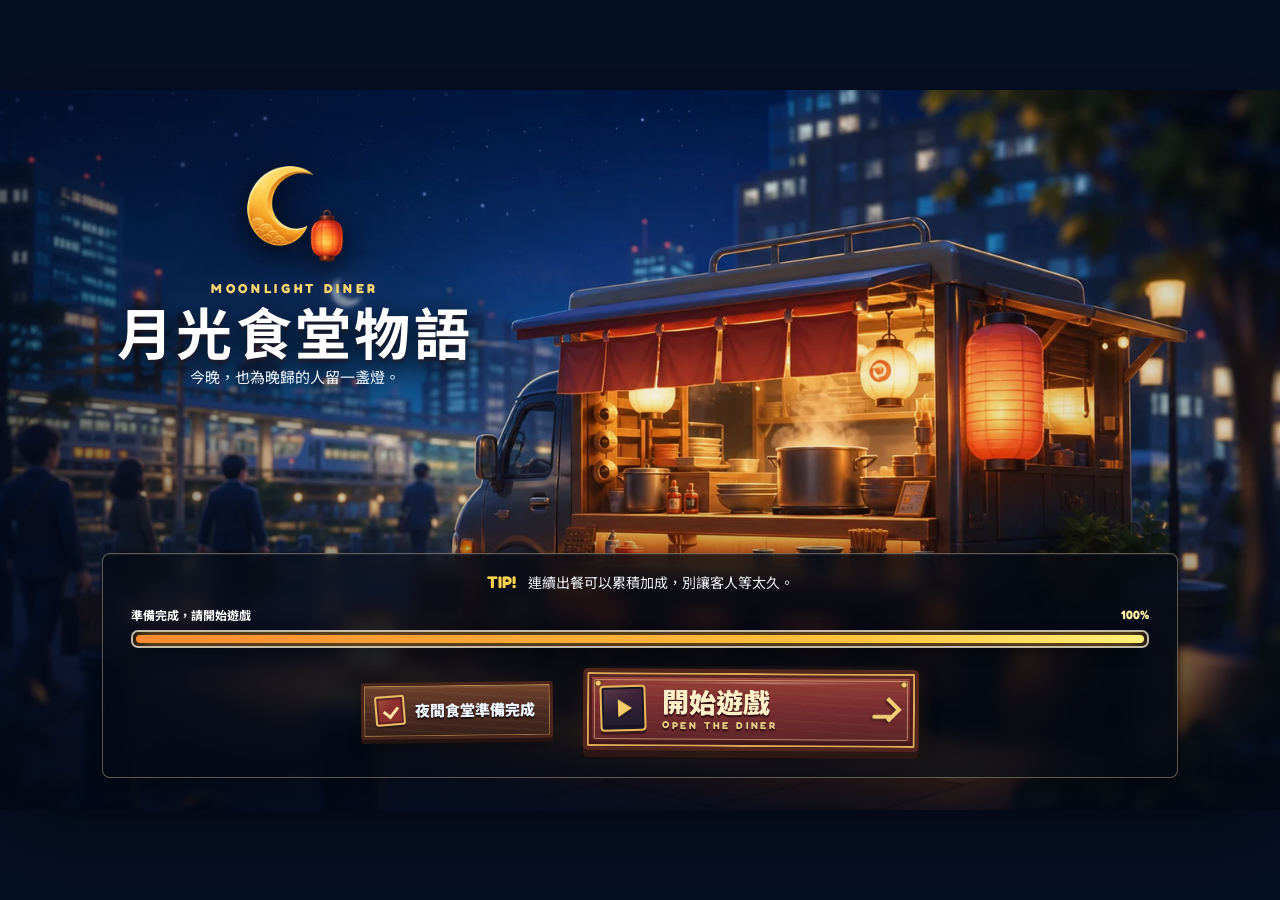
<file: index.html>
<!doctype html>
<html lang="zh-Hant">
  <head>
    <meta charset="UTF-8" />
    <meta name="viewport" content="width=device-width, initial-scale=1, maximum-scale=1, user-scalable=no, viewport-fit=cover" />
    <meta name="theme-color" content="#15172f" />
    <title>月光食堂物語</title>
    <link rel="preconnect" href="https://fonts.googleapis.com" />
    <link rel="preconnect" href="https://fonts.gstatic.com" crossorigin />
    <link href="https://fonts.googleapis.com/css2?family=Fredoka:wght@500;600;700&family=Noto+Sans+TC:wght@500;700;900&display=swap" rel="stylesheet" />
    <link rel="stylesheet" href="styles.css?v=20260731-drawn-icons" />
    <link rel="stylesheet" href="loading-audio.css?v=20260731-polish" data-moonlight-loading-audio="true" />
    <link rel="stylesheet" href="chapter-flow.css?v=20260731-flow" />
    <link rel="stylesheet" href="customer-sprites.css?v=20260731-sprites" />
  </head>
  <body class="loading-active">
    <section id="loadingView" class="loading-view" aria-label="遊戲載入中">
      <div class="loading-shade"></div>
      <div class="loading-brand">
        <div class="loading-title-lockup">
          <span class="loading-moon"><img src="assets/ui/moon-lantern-v2.png" alt="" /></span>
          <small>MOONLIGHT DINER</small>
          <h1>月光食堂物語</h1>
          <p>今晚，也為晚歸的人留一盞燈。</p>
        </div>
        <div class="loading-console">
          <p class="loading-tip"><strong>TIP!</strong><span>連續出餐可以累積加成，別讓客人等太久。</span></p>
          <div class="loading-status"><b id="loadingText">準備餐車中…</b><strong id="loadingPercent">0%</strong></div>
          <div class="loading-track"><i id="loadingBar"></i></div>
        </div>
      </div>
    </section>
    <div class="sky-decor" aria-hidden="true"></div>
    <div id="app" class="app">
      <header class="app-header">
        <button id="homeButton" class="brand-button" type="button" aria-label="回到餐車地圖">
          <span class="logo-emblem"><img src="assets/ui/moon-lantern-v2.png" alt="" /></span>
          <span><small>MOONLIGHT DINER</small><strong>月光食堂物語</strong></span>
        </button>
        <nav class="resource-bar" aria-label="玩家資源">
          <span class="resource coins"><i class="coin-emblem" aria-hidden="true"></i><b id="profileCoins">0</b><small>金幣</small></span>
          <span class="resource gems"><i class="gem-emblem" aria-hidden="true"></i><b id="profileGems">0</b><small>星石</small></span>
          <button id="soundButton" class="round-button" type="button" aria-label="切換音效"><span class="sound-emblem" aria-hidden="true"></span></button>
        </nav>
      </header>

      <main>
        <section id="lobbyView" class="view lobby-view chapter-view">
          <div class="chapter-stage">
            <div class="chapter-vignette" aria-hidden="true"></div>
            <header class="chapter-title">
              <small id="restaurantChapter">章節一 · CHAPTER 01</small>
              <h1 id="restaurantName">照顧疲憊的上班族</h1>
              <p>在最後一班電車離站以前，端出一碗讓人重新振作的拉麵。</p>
            </header>

            <div id="restaurantTabs" class="restaurant-tabs chapter-theme-tab"></div>
            <article id="restaurantPreview" class="chapter-story-card"></article>

            <div class="chapter-progress">
              <span>章節進度</span>
              <strong id="restaurantCompletion">0 / 5</strong>
              <small id="journeySummary">0 / 5 關完成</small>
            </div>

            <div id="levelGrid" class="level-grid chapter-level-grid"></div>

            <div id="dailyBanner" class="daily-banner chapter-daily">
              <span class="daily-icon" aria-hidden="true"><i></i></span>
              <div><small>今日主廚挑戰</small><strong>完成任意 2 關</strong></div>
              <div class="daily-progress"><b id="dailyProgress">0 / 2</b><i><span id="dailyBar"></span></i></div>
              <button id="claimDailyButton" type="button" disabled>領取 120 金幣</button>
            </div>

            <nav class="chapter-actions" aria-label="餐車功能">
              <button id="upgradeButton" class="soft-button" type="button" aria-label="廚房升級" title="廚房升級"><span class="hud-icon icon-upgrade" aria-hidden="true"></span><b>廚房升級</b></button>
              <button id="buddyButton" class="soft-button" type="button" aria-label="夥伴管理" title="夥伴管理"><span class="hud-icon icon-buddy" aria-hidden="true"></span><b>夥伴管理</b></button>
              <button id="achievementButton" class="soft-button" type="button" aria-label="成就日誌" title="成就日誌"><span class="hud-icon icon-achievement" aria-hidden="true"></span><b>成就日誌</b></button>
            </nav>
          </div>
        </section>

        <section id="gameView" class="view game-view hidden">
          <div id="gameCanvas" class="game-canvas">
          <div class="design-layer">
          <div class="game-hud">
            <button id="leaveGameButton" class="back-button icon-button icon-back" type="button" aria-label="離開關卡並回到地圖"><i aria-hidden="true"></i><span>地圖</span></button>
            <button id="fullscreenButton" class="back-button fullscreen-button icon-button icon-fullscreen" type="button" aria-label="切換全螢幕"><i aria-hidden="true"></i><span>全螢幕</span></button>
            <div class="mission-summary">
              <small id="gameLevelLabel">關卡 1</small>
              <strong id="missionLabel">提供 8 道料理</strong>
            </div>
            <div class="mission-progress" aria-label="任務進度">
              <span id="missionCurrent">0</span><small>/</small><b id="missionTarget">8</b>
              <i><span id="missionBar"></span></i>
            </div>
            <div class="hud-stat time-stat"><small>剩餘時間</small><strong id="gameTime" aria-live="off">90</strong></div>
            <div class="hud-stat score-stat"><small>分數</small><strong id="gameScore">0</strong></div>
            <div class="hud-stat coin-stat"><small>金幣</small><strong id="gameCoins">0</strong></div>
          </div>

          <div id="gameFeedback" class="game-feedback" role="status" aria-live="polite" aria-atomic="true">
            <strong></strong><span></span>
          </div>

          <section class="customer-zone">
            <div class="restaurant-awning" aria-hidden="true"><i></i><i></i><i></i><i></i><i></i><i></i><i></i></div>
            <div class="riverside-view" aria-hidden="true"><i></i><i></i><i></i></div>
            <div class="wall-lamp lamp-left" aria-hidden="true"></div>
            <div class="wall-lamp lamp-right" aria-hidden="true"></div>
            <div class="zone-heading">
              <div><span class="eyebrow">ORDER QUEUE</span><h2>客人點單</h2></div>
              <div id="conditionBadges" class="condition-badges"></div>
            </div>
            <div id="waveBanner" class="wave-banner hidden">WAVE <b>1</b> / 3</div>
            <div id="orders" class="orders" aria-label="客人訂單"></div>
          </section>

          <section class="kitchen-zone">
            <div class="kitchen-backdrop" aria-hidden="true">
              <span class="hanging-pan pan-one"></span>
              <span class="hanging-pan pan-two"></span>
              <span class="hanging-spoon" aria-hidden="true"></span>
              <span class="shelf shelf-one"><i></i><i></i><i></i></span>
              <span class="shelf shelf-two"><i></i><i></i></span>
              <span class="window-scene"><b class="drawn-moon" aria-hidden="true"></b><i></i></span>
            </div>
            <div class="chef-character" aria-hidden="true">
              <span class="chef-hat" aria-hidden="true"></span>
              <span class="chef-ears"></span>
              <span class="chef-face" aria-hidden="true"></span>
              <span class="chef-body"></span>
            </div>
            <div class="counter-surface" aria-hidden="true"></div>
            <div class="kitchen-column recipe-column">
              <div class="zone-title"><span>01</span><div><small>CHOOSE</small><h3>選擇主食</h3></div></div>
              <div id="recipePanel" class="recipe-panel"></div>
            </div>
            <div class="kitchen-column cooker-column">
              <div class="zone-title"><span>02</span><div><small>COOK</small><h3>烹調設備</h3></div></div>
              <div id="cookers" class="cookers"></div>
            </div>
            <div class="kitchen-column plate-column">
              <div class="zone-title"><span>03</span><div><small>PLATE</small><h3>備餐盤</h3></div></div>
              <div id="plates" class="plates"></div>
            </div>
            <div class="kitchen-column topping-column">
              <div class="zone-title"><span>04</span><div><small>FINISH</small><h3>加入配料</h3></div></div>
              <div id="toppingPanel" class="topping-panel"></div>
            </div>
          </section>

          <footer class="game-footer">
            <div class="combo-panel">
              <span>COMBO</span><strong id="comboCount">x0</strong>
              <i><span id="comboTimer"></span></i>
            </div>
            <div id="gameMessage" class="game-message" role="status" aria-live="polite"><span class="message-spark" aria-hidden="true"></span><p>先選主食，再點空的設備開始料理。</p></div>
            <button id="buddySkillButton" class="skill-button" type="button" aria-label="使用夥伴技能">
              <span class="skill-avatar" aria-hidden="true"></span>
              <span><small>夥伴技能</small><strong>星光鼓舞</strong></span>
              <i id="skillCooldown"></i>
              <b id="skillCooldownLabel" class="skill-cooldown-label" aria-hidden="true"></b>
            </button>
          </footer>
          </div>
          </div>
        </section>
      </main>
    </div>

    <div id="briefingModal" class="modal">
      <div class="modal-card briefing-card">
        <button class="modal-close icon-close" data-close="briefingModal" type="button" aria-label="關閉"></button>
        <span id="briefingMode" class="mode-pill">提供模式</span>
        <h2 id="briefingTitle">月光拉麵舖 · 第 1 關</h2>
        <p id="briefingDescription">完成指定數量的料理。</p>
        <div id="briefingGoal" class="briefing-goal"></div>
        <div class="booster-title"><span>開張道具</span><small>使用道具讓本關更輕鬆</small></div>
        <div id="boosterGrid" class="booster-grid"></div>
        <button id="startLevelButton" class="primary-button command-forward" type="button">開始營業 <span aria-hidden="true"></span></button>
      </div>
    </div>

    <div id="upgradeModal" class="modal">
      <div class="modal-card wide-card">
        <button class="modal-close icon-close" data-close="upgradeModal" type="button" aria-label="關閉"></button>
        <span class="eyebrow">KITCHEN UPGRADE</span>
        <h2>廚房升級</h2>
        <p class="modal-subtitle">升級會永久保存，並套用於該餐廳的所有關卡。</p>
        <div id="upgradeRestaurantTabs" class="mini-tabs"></div>
        <div id="upgradeList" class="upgrade-list"></div>
      </div>
    </div>

    <div id="buddyModal" class="modal">
      <div class="modal-card wide-card">
        <button class="modal-close icon-close" data-close="buddyModal" type="button" aria-label="關閉"></button>
        <span class="eyebrow">BUDDY</span>
        <h2>夥伴管理</h2>
        <p class="modal-subtitle">裝備夥伴可獲得被動效果，關卡中還能使用主動技能。</p>
        <div id="buddyList" class="buddy-list"></div>
      </div>
    </div>

    <div id="achievementModal" class="modal">
      <div class="modal-card wide-card">
        <button class="modal-close icon-close" data-close="achievementModal" type="button" aria-label="關閉"></button>
        <span class="eyebrow">CHEF LOG</span>
        <h2>成就日誌</h2>
        <p class="modal-subtitle">達成里程碑即可領取星石。</p>
        <div id="achievementList" class="achievement-list"></div>
      </div>
    </div>

    <div id="resultModal" class="modal">
      <div class="modal-card result-card">
        <span id="resultStatus" class="mode-pill">營業結束</span>
        <div id="resultStars" class="result-stars" aria-label="零顆星"></div>
        <h2 id="resultTitle">關卡完成！</h2>
        <p id="resultDescription"></p>
        <div class="result-grid">
          <div><small>最終分數</small><strong id="resultScore">0</strong></div>
          <div><small>最高連擊</small><strong id="resultCombo">0</strong></div>
          <div><small>完成料理</small><strong id="resultServed">0</strong></div>
          <div><small>獲得金幣</small><strong id="resultCoins">0</strong></div>
        </div>
        <div class="result-actions">
          <button id="resultMapButton" class="secondary-button" type="button">回到地圖</button>
          <button id="retryButton" class="primary-button command-retry" type="button">再次挑戰 <span aria-hidden="true"></span></button>
        </div>
      </div>
    </div>

    <div id="toast" class="toast" aria-live="assertive"></div>
    <script src="loading-audio.js?v=20260731-flow"></script>
    <script src="chapter-flow.js?v=20260731-flow"></script>
    <script src="customer-sprites.js?v=20260731-sprites"></script>
    <script src="game.js?v=20260731-sprites"></script>
  </body>
</html>
</file>
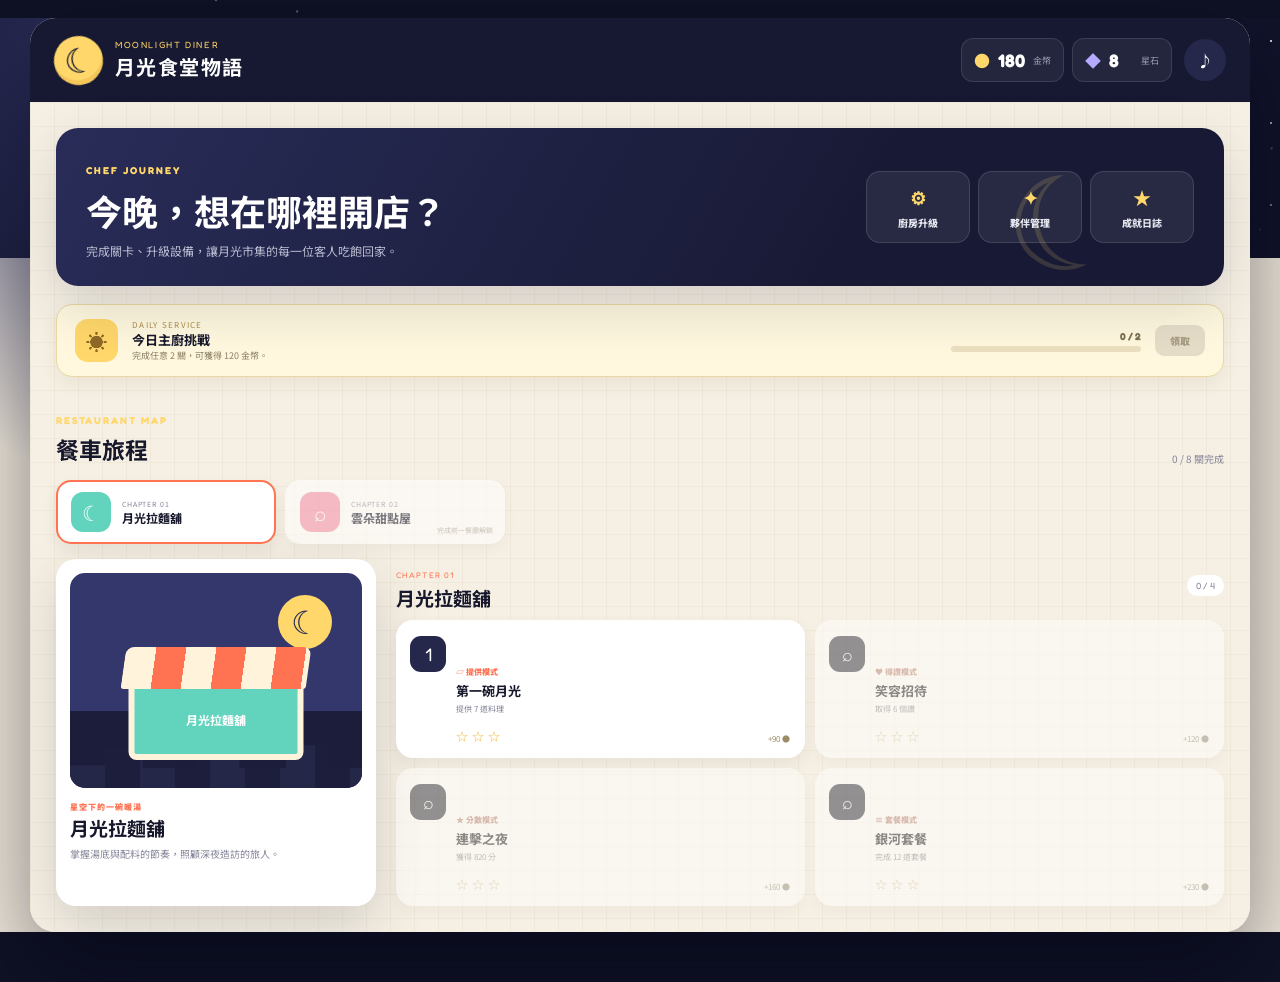
<file: app/index.html>
<!doctype html>
<html lang="zh-Hant">
  <head>
    <meta charset="UTF-8" />
    <meta name="viewport" content="width=device-width, initial-scale=1" />
    <meta name="theme-color" content="#15172f" />
    <title>月光食堂物語</title>
    <link rel="preconnect" href="https://fonts.googleapis.com" />
    <link rel="preconnect" href="https://fonts.gstatic.com" crossorigin />
    <link href="https://fonts.googleapis.com/css2?family=Fredoka:wght@500;600;700&family=Noto+Sans+TC:wght@500;700;900&display=swap" rel="stylesheet" />
    <link rel="stylesheet" href="styles.css" />
  </head>
  <body>
    <div class="sky-decor" aria-hidden="true"></div>
    <div id="app" class="app">
      <header class="app-header">
        <button id="homeButton" class="brand-button" type="button" aria-label="回到餐車地圖">
          <span class="logo-moon">☾</span>
          <span><small>MOONLIGHT DINER</small><strong>月光食堂物語</strong></span>
        </button>
        <nav class="resource-bar" aria-label="玩家資源">
          <span class="resource"><i>●</i><b id="profileCoins">0</b><small>金幣</small></span>
          <span class="resource gems"><i>◆</i><b id="profileGems">0</b><small>星石</small></span>
          <button id="soundButton" class="round-button" type="button" aria-label="切換音效">♪</button>
        </nav>
      </header>

      <main>
        <section id="lobbyView" class="view lobby-view">
          <div class="hero-card">
            <div>
              <span class="eyebrow">CHEF JOURNEY</span>
              <h1>今晚，想在哪裡開店？</h1>
              <p>完成關卡、升級設備，讓月光市集的每一位客人吃飽回家。</p>
            </div>
            <div class="hero-actions">
              <button id="upgradeButton" class="soft-button" type="button"><span>⚙</span> 廚房升級</button>
              <button id="buddyButton" class="soft-button" type="button"><span>✦</span> 夥伴管理</button>
              <button id="achievementButton" class="soft-button" type="button"><span>★</span> 成就日誌</button>
            </div>
          </div>

          <div id="dailyBanner" class="daily-banner">
            <span class="daily-icon">☀</span>
            <div><small>DAILY SERVICE</small><strong>今日主廚挑戰</strong><p>完成任意 2 關，可獲得 120 金幣。</p></div>
            <div class="daily-progress"><b id="dailyProgress">0 / 2</b><i><span id="dailyBar"></span></i></div>
            <button id="claimDailyButton" type="button" disabled>領取</button>
          </div>

          <section class="journey-section">
            <div class="section-heading">
              <div><span class="eyebrow">RESTAURANT MAP</span><h2>餐車旅程</h2></div>
              <p id="journeySummary">0 / 8 關完成</p>
            </div>
            <div id="restaurantTabs" class="restaurant-tabs"></div>
            <div class="restaurant-stage">
              <article id="restaurantPreview" class="restaurant-preview"></article>
              <div>
                <div class="level-heading">
                  <div><small id="restaurantChapter">CHAPTER 01</small><h3 id="restaurantName">月光拉麵舖</h3></div>
                  <span id="restaurantCompletion">0 / 4</span>
                </div>
                <div id="levelGrid" class="level-grid"></div>
              </div>
            </div>
          </section>
        </section>

        <section id="gameView" class="view game-view hidden">
          <div id="gameCanvas" class="game-canvas">
          <div class="design-layer">
          <div class="game-hud">
            <button id="leaveGameButton" class="back-button" type="button">← 地圖</button>
            <button id="fullscreenButton" class="back-button fullscreen-button" type="button">⛶ 全螢幕</button>
            <div class="mission-summary">
              <small id="gameLevelLabel">關卡 1</small>
              <strong id="missionLabel">提供 8 道料理</strong>
            </div>
            <div class="mission-progress">
              <span id="missionCurrent">0</span><small>/</small><b id="missionTarget">8</b>
              <i><span id="missionBar"></span></i>
            </div>
            <div class="hud-stat"><small>時間</small><strong id="gameTime">90</strong></div>
            <div class="hud-stat"><small>分數</small><strong id="gameScore">0</strong></div>
            <div class="hud-stat"><small>金幣</small><strong id="gameCoins">0</strong></div>
          </div>

          <section class="customer-zone">
            <div class="restaurant-awning" aria-hidden="true"><i></i><i></i><i></i><i></i><i></i><i></i><i></i></div>
            <div class="wall-lamp lamp-left" aria-hidden="true">✦</div>
            <div class="wall-lamp lamp-right" aria-hidden="true">✦</div>
            <div class="zone-heading">
              <div><span class="eyebrow">ORDER QUEUE</span><h2>客人點單</h2></div>
              <div id="conditionBadges" class="condition-badges"></div>
            </div>
            <div id="waveBanner" class="wave-banner hidden">WAVE <b>1</b> / 3</div>
            <div id="orders" class="orders"></div>
          </section>

          <section class="kitchen-zone">
            <div class="kitchen-backdrop" aria-hidden="true">
              <span class="hanging-pan pan-one"></span>
              <span class="hanging-pan pan-two"></span>
              <span class="hanging-spoon">◯</span>
              <span class="shelf shelf-one"><i></i><i></i><i></i></span>
              <span class="shelf shelf-two"><i></i><i></i></span>
              <span class="window-scene"><b>☾</b><i></i></span>
            </div>
            <div class="chef-character" aria-hidden="true">
              <span class="chef-hat">♨</span>
              <span class="chef-ears"></span>
              <span class="chef-face">•ᴗ•</span>
              <span class="chef-body"></span>
            </div>
            <div class="counter-surface" aria-hidden="true"></div>
            <div class="kitchen-column recipe-column">
              <div class="zone-title"><span>01</span><div><small>CHOOSE</small><h3>選擇主食</h3></div></div>
              <div id="recipePanel" class="recipe-panel"></div>
            </div>
            <div class="kitchen-column cooker-column">
              <div class="zone-title"><span>02</span><div><small>COOK</small><h3>烹調設備</h3></div></div>
              <div id="cookers" class="cookers"></div>
            </div>
            <div class="kitchen-column plate-column">
              <div class="zone-title"><span>03</span><div><small>PLATE</small><h3>備餐盤</h3></div></div>
              <div id="plates" class="plates"></div>
            </div>
            <div class="kitchen-column topping-column">
              <div class="zone-title"><span>04</span><div><small>FINISH</small><h3>加入配料</h3></div></div>
              <div id="toppingPanel" class="topping-panel"></div>
            </div>
          </section>

          <footer class="game-footer">
            <div class="combo-panel">
              <span>COMBO</span><strong id="comboCount">×0</strong>
              <i><span id="comboTimer"></span></i>
            </div>
            <div id="gameMessage" class="game-message"><span>✦</span><p>先選主食，再點空的設備開始料理。</p></div>
            <button id="buddySkillButton" class="skill-button" type="button">
              <span class="skill-avatar">☁</span>
              <span><small>夥伴技能</small><strong>星光鼓舞</strong></span>
              <i id="skillCooldown"></i>
            </button>
          </footer>
          </div>
          </div>
          <button id="rotateHint" class="rotate-hint" type="button">↻ 請旋轉為橫向，或點此進入全螢幕</button>
        </section>
      </main>
    </div>

    <div id="briefingModal" class="modal">
      <div class="modal-card briefing-card">
        <button class="modal-close" data-close="briefingModal" type="button">×</button>
        <span id="briefingMode" class="mode-pill">提供模式</span>
        <h2 id="briefingTitle">月光拉麵舖 · 第 1 關</h2>
        <p id="briefingDescription">完成指定數量的料理。</p>
        <div id="briefingGoal" class="briefing-goal"></div>
        <div class="booster-title"><span>開張道具</span><small>使用道具讓本關更輕鬆</small></div>
        <div id="boosterGrid" class="booster-grid"></div>
        <button id="startLevelButton" class="primary-button" type="button">開始營業 <span>→</span></button>
      </div>
    </div>

    <div id="upgradeModal" class="modal">
      <div class="modal-card wide-card">
        <button class="modal-close" data-close="upgradeModal" type="button">×</button>
        <span class="eyebrow">KITCHEN UPGRADE</span>
        <h2>廚房升級</h2>
        <p class="modal-subtitle">升級會永久保存，並套用於該餐廳的所有關卡。</p>
        <div id="upgradeRestaurantTabs" class="mini-tabs"></div>
        <div id="upgradeList" class="upgrade-list"></div>
      </div>
    </div>

    <div id="buddyModal" class="modal">
      <div class="modal-card wide-card">
        <button class="modal-close" data-close="buddyModal" type="button">×</button>
        <span class="eyebrow">BUDDY</span>
        <h2>夥伴管理</h2>
        <p class="modal-subtitle">裝備夥伴可獲得被動效果，關卡中還能使用主動技能。</p>
        <div id="buddyList" class="buddy-list"></div>
      </div>
    </div>

    <div id="achievementModal" class="modal">
      <div class="modal-card wide-card">
        <button class="modal-close" data-close="achievementModal" type="button">×</button>
        <span class="eyebrow">CHEF LOG</span>
        <h2>成就日誌</h2>
        <p class="modal-subtitle">達成里程碑即可領取星石。</p>
        <div id="achievementList" class="achievement-list"></div>
      </div>
    </div>

    <div id="resultModal" class="modal">
      <div class="modal-card result-card">
        <span id="resultStatus" class="mode-pill">營業結束</span>
        <div id="resultStars" class="result-stars">☆ ☆ ☆</div>
        <h2 id="resultTitle">關卡完成！</h2>
        <p id="resultDescription"></p>
        <div class="result-grid">
          <div><small>最終分數</small><strong id="resultScore">0</strong></div>
          <div><small>最高連擊</small><strong id="resultCombo">0</strong></div>
          <div><small>完成料理</small><strong id="resultServed">0</strong></div>
          <div><small>獲得金幣</small><strong id="resultCoins">0</strong></div>
        </div>
        <div class="result-actions">
          <button id="resultMapButton" class="secondary-button" type="button">回到地圖</button>
          <button id="retryButton" class="primary-button" type="button">再次挑戰 <span>↻</span></button>
        </div>
      </div>
    </div>

    <div id="toast" class="toast" aria-live="assertive"></div>
    <script src="game.js"></script>
  </body>
</html>
</file>
<file: styles.css>
:root {
  --ink: #17182c;
  --night: #171932;
  --night-2: #25284b;
  --paper: #fffdf7;
  --cream: #f6f0e4;
  --orange: #ff7352;
  --yellow: #ffd76a;
  --mint: #62d3bd;
  --pink: #f28ca6;
  --purple: #9c91ff;
  --muted: #85869a;
  --line: #ddd4c5;
  --shadow: 0 20px 55px rgba(22, 23, 44, .16);
}

* { box-sizing: border-box; }
html { min-height: 100%; background: #0f1125; }
body {
  min-width: 320px; min-height: 100vh; margin: 0; color: var(--ink);
  font-family: "Noto Sans TC", sans-serif;
  background: radial-gradient(circle at 14% 8%, #34376a 0, transparent 25rem), linear-gradient(#11132a 0 240px, #efe8db 240px);
}
button { color: inherit; font: inherit; }
button:focus-visible { outline: 3px solid var(--yellow); outline-offset: 3px; }
.hidden { display: none !important; }
.sky-decor, .sky-decor::before {
  position: fixed; inset: 0; content: ""; pointer-events: none;
  background-image: radial-gradient(circle, rgba(255,255,255,.85) 0 1px, transparent 1.5px);
  background-size: 82px 82px; mask-image: linear-gradient(black, transparent 42%);
}
.sky-decor::before { transform: translate(31px, 27px) rotate(8deg); opacity: .45; }
.app { position: relative; z-index: 1; width: min(1220px, calc(100% - 28px)); margin: 18px auto 50px; overflow: hidden; border-radius: 26px; background: var(--cream); box-shadow: 0 35px 90px rgba(3,5,18,.45); }
.app-header { display: flex; min-height: 84px; align-items: center; justify-content: space-between; padding: 14px 24px; color: white; background: var(--night); }
.brand-button { display: flex; align-items: center; gap: 12px; padding: 0; color: white; text-align: left; cursor: pointer; border: 0; background: none; }
.brand-button small, .brand-button strong { display: block; }
.brand-button small { color: var(--yellow); font-family: Fredoka, sans-serif; font-size: 9px; letter-spacing: .18em; }
.brand-button strong { margin-top: 2px; font-size: 20px; letter-spacing: .07em; }
.logo-moon { display: grid; width: 49px; height: 49px; place-items: center; color: var(--night); font-family: Fredoka, sans-serif; font-size: 34px; border-radius: 50%; background: var(--yellow); transform: rotate(-15deg); box-shadow: inset 0 -5px rgba(194,128,23,.18); }
.resource-bar { display: flex; align-items: center; gap: 8px; }
.resource { position: relative; display: flex; min-width: 100px; align-items: center; gap: 8px; padding: 9px 12px; border: 1px solid rgba(255,255,255,.11); border-radius: 12px; background: rgba(255,255,255,.06); }
.resource i { color: var(--yellow); font-style: normal; }
.resource.gems i { color: #b6aaff; }
.resource b { font-family: Fredoka, sans-serif; font-size: 18px; }
.resource small { margin-left: auto; color: #999bb2; font-size: 9px; }
.round-button { width: 42px; height: 42px; margin-left: 4px; color: white; cursor: pointer; border: 0; border-radius: 50%; background: var(--night-2); }
.round-button.muted { color: #666a87; text-decoration: line-through; }
.view { min-height: 740px; }
.lobby-view { padding: 26px; background: linear-gradient(rgba(220,210,191,.24) 1px, transparent 1px), linear-gradient(90deg, rgba(220,210,191,.24) 1px, transparent 1px), var(--cream); background-size: 24px 24px; }
.hero-card { position: relative; display: flex; align-items: center; justify-content: space-between; gap: 24px; overflow: hidden; padding: 27px 30px; color: white; border-radius: 22px; background: linear-gradient(120deg, #292c58, #181a35 68%); box-shadow: var(--shadow); }
.hero-card::after { display: none; }
.eyebrow { color: var(--yellow); font-family: Fredoka, sans-serif; font-size: 10px; font-weight: 700; letter-spacing: .2em; }
.hero-card h1 { margin: 5px 0 6px; font-size: clamp(25px, 4vw, 36px); }
.hero-card p { margin: 0; color: #b9bbd0; font-size: 12px; }
.hero-actions { position: relative; z-index: 1; display: flex; gap: 8px; }
.soft-button { display: flex; min-width: 104px; flex-direction: column; align-items: center; gap: 5px; padding: 12px; color: #e7e8f1; font-size: 10px; font-weight: 800; cursor: pointer; border: 1px solid rgba(255,255,255,.12); border-radius: 14px; background: rgba(255,255,255,.07); }
.soft-button:hover { background: rgba(255,255,255,.13); }
.soft-button span { color: var(--yellow); font-size: 18px; }
.daily-banner { display: grid; grid-template-columns: auto 1fr 190px auto; align-items: center; gap: 14px; margin: 18px 0 28px; padding: 14px 18px; border: 1px solid #ead7a2; border-radius: 16px; background: #fff8df; box-shadow: 0 8px 18px rgba(90,69,25,.07); }
.daily-icon { display: grid; width: 43px; height: 43px; place-items: center; color: #8f6926; font-size: 21px; border-radius: 13px; background: var(--yellow); }
.daily-banner small, .daily-banner strong, .daily-banner p { display: block; margin: 0; }
.daily-banner small { color: #aa8c48; font-size: 8px; letter-spacing: .16em; }
.daily-banner strong { font-size: 13px; }
.daily-banner p { color: #8c8065; font-size: 9px; }
.daily-progress b { display: block; margin-bottom: 4px; color: #7b704f; font-family: Fredoka, sans-serif; font-size: 10px; text-align: right; }
.daily-progress i { display: block; height: 6px; overflow: hidden; border-radius: 99px; background: #eadfbe; }
.daily-progress i span { display: block; width: 0; height: 100%; border-radius: inherit; background: var(--yellow); transition: width .3s; }
.daily-banner button { padding: 8px 15px; color: white; font-size: 10px; font-weight: 900; cursor: pointer; border: 0; border-radius: 9px; background: var(--orange); }
.daily-banner button:disabled { color: #a99e86; background: #e6ddc9; cursor: default; }
.section-heading { display: flex; align-items: flex-end; justify-content: space-between; margin-bottom: 14px; }
.section-heading h2 { margin: 3px 0 0; font-size: 23px; }
.section-heading p { margin: 0; color: var(--muted); font-size: 10px; }
.restaurant-tabs { display: flex; gap: 9px; margin-bottom: 15px; }
.restaurant-tab { position: relative; display: flex; min-width: 220px; align-items: center; gap: 11px; padding: 10px 13px; text-align: left; cursor: pointer; border: 2px solid transparent; border-radius: 15px; background: white; box-shadow: 0 6px 15px rgba(30,28,23,.07); }
.restaurant-tab.active { border-color: var(--orange); }
.restaurant-tab > span { display: grid; width: 40px; height: 40px; flex: 0 0 auto; place-items: center; color: white; font-size: 21px; border-radius: 12px; }
.restaurant-tab small, .restaurant-tab strong { display: block; }
.restaurant-tab small { color: var(--muted); font-size: 7px; letter-spacing: .12em; }
.restaurant-tab strong { font-size: 12px; }
.restaurant-tab i { position: absolute; right: 10px; bottom: 7px; color: #aaa394; font-size: 7px; font-style: normal; }
.restaurant-tab.locked { opacity: .55; }
.restaurant-stage { display: grid; grid-template-columns: 320px 1fr; gap: 20px; }
.restaurant-preview { padding: 14px; border-radius: 20px; background: white; box-shadow: var(--shadow); }
.preview-art { position: relative; height: 215px; overflow: hidden; border-radius: 15px; background: linear-gradient(#34376b 0 64%, #1b1d3a 64%); }
.preview-art::after { position: absolute; bottom: 0; left: 0; width: 100%; height: 45px; content: ""; background: repeating-linear-gradient(90deg, #242747 0 35px, #1c1e3b 35px 70px); clip-path: polygon(0 50%,12% 50%,12% 10%,25% 10%,25% 55%,43% 55%,43% 20%,58% 20%,58% 55%,74% 55%,74% 5%,88% 5%,88% 55%,100% 55%,100% 100%,0 100%); }
.preview-moon { position: absolute; top: 22px; right: 30px; display: grid; width: 54px; height: 54px; place-items: center; color: #2c2e57; font-family: Fredoka, sans-serif; font-size: 32px; border-radius: 50%; background: var(--yellow); }
.preview-shop { position: absolute; z-index: 2; bottom: 28px; left: 50%; width: 175px; height: 96px; padding-top: 36px; color: white; text-align: center; border: 6px solid #fff3db; border-radius: 16px 16px 8px 8px; background: var(--accent); transform: translateX(-50%); }
.preview-shop i { position: absolute; top: -23px; left: -11px; width: 185px; height: 42px; border-radius: 8px 8px 3px 3px; background: repeating-linear-gradient(90deg, #fff3db 0 30px, var(--orange) 30px 60px); transform: skew(-8deg); }
.preview-shop b { font-size: 12px; }
.restaurant-preview > small { display: block; margin-top: 13px; color: var(--orange); font-size: 8px; font-weight: 900; letter-spacing: .12em; }
.restaurant-preview > h3 { margin: 2px 0 5px; font-size: 19px; }
.restaurant-preview > p { margin: 0; color: var(--muted); font-size: 10px; line-height: 1.6; }
.level-heading { display: flex; align-items: center; justify-content: space-between; margin-bottom: 9px; }
.level-heading small { color: var(--orange); font-family: Fredoka, sans-serif; font-size: 8px; letter-spacing: .14em; }
.level-heading h3 { margin: 1px 0 0; font-size: 19px; }
.level-heading > span { padding: 5px 9px; color: var(--muted); font-family: Fredoka, sans-serif; font-size: 9px; border-radius: 99px; background: white; }
.level-grid { display: grid; grid-template-columns: repeat(2, 1fr); gap: 10px; }
.level-card { position: relative; min-height: 138px; padding: 14px 14px 12px 58px; text-align: left; cursor: pointer; border: 2px solid transparent; border-radius: 17px; background: white; box-shadow: 0 7px 17px rgba(40,34,27,.07); transition: .18s; }
.level-card:hover:not(.locked) { transform: translateY(-3px); border-color: var(--yellow); }
.level-number { position: absolute; top: 14px; left: 12px; display: grid; width: 36px; height: 36px; place-items: center; color: white; font-family: Fredoka, sans-serif; font-size: 18px; border-radius: 11px; background: var(--night-2); }
.level-mode { display: block; color: var(--orange); font-size: 8px; font-weight: 900; }
.level-card strong, .level-card small { display: block; }
.level-card > strong { margin: 4px 0 3px; font-size: 13px; }
.level-card > small { color: var(--muted); font-size: 8px; }
.level-stars { position: absolute; bottom: 12px; left: 58px; color: #e9b83f; font-size: 12px; letter-spacing: .05em; }
.level-card > i { position: absolute; right: 13px; bottom: 12px; color: #9b8c65; font-size: 8px; font-style: normal; }
.level-card.cleared .level-number { color: #163b36; background: var(--mint); }
.level-card.locked { cursor: default; opacity: .48; filter: grayscale(.6); }

/* Game */
.game-view { color: white; background: var(--night); }
.game-hud { display: grid; grid-template-columns: auto minmax(200px,1fr) minmax(150px,220px) repeat(3,82px); align-items: center; gap: 9px; min-height: 80px; padding: 12px 18px; border-bottom: 1px solid rgba(255,255,255,.09); }
.back-button { padding: 8px 11px; color: #bbbdd0; font-size: 9px; cursor: pointer; border: 1px solid rgba(255,255,255,.11); border-radius: 9px; background: rgba(255,255,255,.05); }
.mission-summary small, .mission-summary strong { display: block; }
.mission-summary small { color: var(--yellow); font-size: 8px; }
.mission-summary strong { margin-top: 2px; font-size: 14px; }
.mission-progress { display: grid; grid-template-columns: auto auto auto; align-items: baseline; gap: 3px; font-family: Fredoka, sans-serif; }
.mission-progress > span { font-size: 21px; }
.mission-progress > small, .mission-progress > b { color: #9395ad; font-size: 11px; }
.mission-progress > i { grid-column: 1 / -1; display: block; height: 5px; overflow: hidden; border-radius: 99px; background: #343756; }
.mission-progress > i span { display: block; width: 0; height: 100%; background: var(--yellow); }
.hud-stat { padding: 7px 9px; text-align: center; border: 1px solid rgba(255,255,255,.1); border-radius: 10px; background: rgba(255,255,255,.05); }
.hud-stat small, .hud-stat strong { display: block; }
.hud-stat small { color: #9294aa; font-size: 7px; }
.hud-stat strong { color: white; font-family: Fredoka, sans-serif; font-size: 18px; }
.hud-stat strong.danger { color: #ff7682; animation: pulse .6s infinite alternate; }
.customer-zone { position: relative; min-height: 260px; padding: 20px 28px 25px; overflow: hidden; background: radial-gradient(circle at 86% 20%, rgba(156,145,255,.33), transparent 15rem), linear-gradient(135deg,#303463,#181a36 72%); }
.customer-zone::after { position: absolute; right: 0; bottom: 0; left: 0; height: 50px; content: ""; opacity: .3; background: #0f1128; clip-path: polygon(0 45%,9% 45%,9% 10%,16% 10%,16% 50%,27% 50%,27% 20%,35% 20%,35% 53%,49% 53%,49% 8%,57% 8%,57% 50%,69% 50%,69% 22%,79% 22%,79% 55%,90% 55%,90% 4%,96% 4%,96% 50%,100% 50%,100% 100%,0 100%); }
.zone-heading { position: relative; z-index: 2; display: flex; align-items: center; justify-content: space-between; margin-bottom: 14px; }
.zone-heading h2 { margin: 2px 0 0; font-size: 20px; }
.condition-badges { display: flex; gap: 5px; }
.condition-badges span { padding: 5px 8px; color: #c6c7d8; font-size: 8px; border: 1px solid rgba(255,255,255,.1); border-radius: 99px; background: rgba(0,0,0,.18); }
.condition-badges .danger { color: #ff9ba4; border-color: rgba(255,118,130,.3); }
.wave-banner { position: absolute; z-index: 5; top: 11px; left: 50%; padding: 5px 12px; color: var(--yellow); font-family: Fredoka,sans-serif; font-size: 10px; letter-spacing: .1em; border-radius: 99px; background: var(--night); transform: translateX(-50%); }
.orders { position: relative; z-index: 2; display: grid; grid-template-columns: repeat(3,1fr); gap: 12px; }
.order-card { position: relative; display: grid; grid-template-columns: 55px 1fr; min-height: 135px; align-items: center; gap: 11px; padding: 14px 13px 20px; color: var(--ink); text-align: left; cursor: pointer; border: 0; border-radius: 18px; background: var(--paper); box-shadow: 0 12px 26px rgba(4,6,23,.3); }
.order-card:hover { transform: translateY(-3px); }
.customer-face { position: relative; display: grid; width: 53px; height: 53px; place-items: center; color: white; font-family: Fredoka,sans-serif; font-size: 14px; border: 4px solid #fff1d0; border-radius: 50%; }
.customer-face::before,.customer-face::after { position: absolute; top: -5px; width: 16px; height: 16px; content: ""; border-radius: 50%; background: inherit; }
.customer-face::before { left: 0; }.customer-face::after { right: 0; }
.order-content { min-width: 0; }
.order-content > small { display: block; margin-bottom: 5px; color: var(--muted); font-family: Fredoka,sans-serif; font-size: 7px; letter-spacing: .1em; }
.dish-list { display: flex; flex-direction: column; gap: 5px; }
.dish-ticket { display: grid; grid-template-columns: 28px 1fr 20px; align-items: center; gap: 5px; padding: 4px; border-radius: 8px; background: #f3eee3; }
.dish-ticket i { display: grid; width: 27px; height: 24px; place-items: center; color: white; font-style: normal; border-radius: 4px 4px 11px 11px; background: var(--dish); }
.dish-ticket b { overflow: hidden; font-size: 9px; white-space: nowrap; text-overflow: ellipsis; }
.dish-ticket em { font-size: 13px; font-style: normal; text-align: center; }
.dish-ticket.served { opacity: .42; text-decoration: line-through; }
.like-line { position: absolute; right: 12px; bottom: 11px; color: #d65e6f; font-size: 7px; }
.patience { position: absolute; right: 44px; bottom: 12px; left: 80px; height: 5px; overflow: hidden; border-radius: 99px; background: #ded9ce; }
.patience i { display: block; height: 100%; background: var(--mint); transition: background .2s; }
.order-card.impatient { animation: shake .3s; }
.order-card.impatient .patience i { background: #ef5969; }
.orders-empty { grid-column: 1/-1; padding: 40px; color: #b9bbd0; text-align: center; border: 1px dashed rgba(255,255,255,.18); border-radius: 18px; }
.kitchen-zone { display: grid; grid-template-columns: 230px 1.1fr 1fr 185px; gap: 10px; padding: 20px; color: var(--ink); background: linear-gradient(rgba(219,209,190,.25) 1px,transparent 1px),linear-gradient(90deg,rgba(219,209,190,.25) 1px,transparent 1px),var(--cream); background-size: 23px 23px; }
.kitchen-column { min-width: 0; }
.zone-title { display: flex; align-items: center; gap: 8px; margin-bottom: 9px; }
.zone-title > span { display: grid; width: 31px; height: 31px; place-items: center; color: white; font-family: Fredoka,sans-serif; font-size: 10px; border-radius: 9px; background: var(--orange); }
.zone-title small,.zone-title h3 { display: block; margin: 0; }
.zone-title small { color: var(--muted); font-family: Fredoka,sans-serif; font-size: 6px; letter-spacing: .13em; }
.zone-title h3 { font-size: 13px; }
.recipe-panel { display: flex; flex-direction: column; gap: 7px; }
.recipe-button { display: grid; grid-template-columns: 39px 1fr 10px; min-height: 58px; align-items: center; gap: 8px; padding: 7px 9px; text-align: left; cursor: pointer; border: 2px solid transparent; border-radius: 13px; background: white; box-shadow: 0 5px 13px rgba(33,29,23,.07); }
.recipe-button.selected { border-color: var(--orange); }
.recipe-button > span { display: grid; width: 38px; height: 34px; place-items: center; color: white; border-radius: 4px 4px 17px 17px; }
.recipe-button strong,.recipe-button small { display: block; }
.recipe-button strong { font-size: 10px; }.recipe-button small { color: var(--muted); font-size: 7px; }
.recipe-button > i { width: 8px; height: 8px; border: 2px solid #ccc3b5; border-radius: 50%; }
.recipe-button.selected > i { border: 2px solid white; background: var(--orange); box-shadow: 0 0 0 2px var(--orange); }
.cookers,.plates { display: grid; grid-template-columns: repeat(3,1fr); gap: 7px; }
.cooker,.plate { position: relative; display: flex; min-height: 184px; flex-direction: column; align-items: center; justify-content: center; cursor: pointer; border: 0; border-radius: 16px; background: #292c4d; box-shadow: inset 0 -7px rgba(0,0,0,.17); }
.cooker > small,.plate > small { position: absolute; top: 9px; left: 9px; color: #a3a6bd; font-size: 6px; }
.cooker > strong,.plate > strong { margin-top: 13px; color: white; font-size: 8px; }
.cooker > em { position: absolute; right: 12px; bottom: 12px; left: 12px; height: 5px; overflow: hidden; border-radius: 99px; background: rgba(0,0,0,.3); }
.cooker > em i { display: block; width: 0; height: 100%; background: var(--yellow); }
.cooker-pot { position: relative; display: block; width: 68px; height: 46px; border: 6px solid #ded0b9; border-radius: 10px 10px 27px 27px; background: #f4ead8; box-shadow: inset 0 -8px rgba(100,80,55,.1); }
.cooker-pot::before,.cooker-pot::after { position: absolute; top: 7px; width: 14px; height: 8px; content: ""; background: #ded0b9; }
.cooker-pot::before { left: -18px; }.cooker-pot::after { right: -18px; }
.cooker-pot i { position: absolute; top: -6px; right: 0; left: 0; height: 10px; opacity: 0; border-radius: 50%; background: var(--mint); }
.cooker-pot b { position: absolute; top: -28px; left: 21px; color: rgba(255,255,255,.6); opacity: 0; }
.cooker.cooking .cooker-pot i,.cooker.ready .cooker-pot i,.cooker.burnt .cooker-pot i { opacity: 1; }
.cooker.cooking .cooker-pot b,.cooker.ready .cooker-pot b { opacity: 1; animation: steam 1s infinite; }
.cooker.ready { box-shadow: inset 0 -7px rgba(0,0,0,.17),0 0 0 3px var(--yellow),0 0 22px rgba(255,215,106,.65); animation: glow .6s infinite alternate; }
.cooker.burnt .cooker-pot i { background: #302820; }.cooker.burnt { filter: grayscale(.6); }
.cooker.locked,.plate.locked { opacity: .4; filter: grayscale(1); cursor: default; }
.plates { grid-template-columns: repeat(3,1fr); }
.plate { min-height: 184px; color: var(--ink); border: 2px dashed #cfc3b0; background: rgba(255,255,255,.65); box-shadow: none; }
.plate.active { border-color: var(--orange); background: white; }
.plate > small { color: var(--muted); }.plate > strong { color: #7d7468; }
.plate > em { position: absolute; bottom: 9px; display: none; color: #b87b72; font-size: 6px; font-style: normal; }
.plate.filled > em { display: block; }
.plate-bowl { position: relative; display: grid; width: 70px; height: 48px; place-items: center; color: white; font-size: 20px; border-radius: 5px 5px 30px 30px; background: #d7cebf; box-shadow: inset 0 -8px rgba(0,0,0,.08); }
.plate.filled .plate-bowl { background: var(--dish-color); }
.plate-bowl::before { position: absolute; top: -6px; width: 72px; height: 15px; content: ""; border: 4px solid white; border-radius: 50%; background: #f1d18c; }
.plate-bowl i,.plate-bowl b { position: relative; z-index: 2; font-style: normal; }
.plate-bowl i { margin-top: 14px; }.plate-bowl b { position: absolute; top: -13px; right: -3px; display: grid; width: 25px; height: 25px; place-items: center; color: var(--ink); font-size: 12px; border-radius: 50%; background: white; }
.plate.empty .plate-bowl { opacity: .32; }.plate.empty .plate-bowl::before { background: #eee7da; }
.topping-panel { display: flex; flex-direction: column; gap: 7px; }
.topping-panel button { display: grid; grid-template-columns: 36px 1fr; min-height: 58px; align-items: center; gap: 7px; padding: 7px; text-align: left; cursor: pointer; border: 2px solid transparent; border-radius: 13px; background: white; }
.topping-panel button:hover { border-color: var(--yellow); }
.topping-panel span { display: grid; width: 35px; height: 35px; place-items: center; color: var(--night); font-size: 17px; border-radius: 50%; background: #f2eadc; }
.topping-panel strong { font-size: 9px; }
.game-footer { display: grid; grid-template-columns: 160px 1fr 210px; min-height: 82px; align-items: center; gap: 14px; padding: 11px 20px; background: var(--night); }
.combo-panel span { display: block; color: #9194ab; font-size: 7px; letter-spacing: .13em; }
.combo-panel strong { color: var(--yellow); font-family: Fredoka,sans-serif; font-size: 24px; }
.combo-panel > i { display: block; width: 110px; height: 4px; overflow: hidden; border-radius: 99px; background: #373a5a; }
.combo-panel > i span { display: block; width: 0; height: 100%; background: var(--yellow); }
.combo-panel.hot strong { color: #ff8466; }
.game-message { display: flex; align-items: center; justify-content: center; gap: 8px; color: #c9cada; font-size: 9px; }
.game-message span { color: var(--yellow); }.game-message p { margin: 0; }
.skill-button { position: relative; display: grid; grid-template-columns: 43px 1fr; align-items: center; gap: 9px; overflow: hidden; padding: 7px 10px; color: white; text-align: left; cursor: pointer; border: 1px solid rgba(255,255,255,.13); border-radius: 13px; background: var(--night-2); }
.skill-button:disabled { cursor: default; opacity: .55; }
.skill-avatar { position: relative; z-index: 2; display: grid; width: 39px; height: 39px; place-items: center; color: white; font-size: 18px; border: 3px solid white; border-radius: 50%; }
.skill-button > span:nth-child(2) { position: relative; z-index: 2; }
.skill-button small,.skill-button strong { display: block; }.skill-button small { color: #aaaec5; font-size: 6px; }.skill-button strong { font-size: 10px; }
.skill-button > i { position: absolute; right: 0; bottom: 0; left: 0; height: 0; background: rgba(8,9,25,.6); }

/* Scene-first gameplay presentation */
.game-view {
  position: relative;
  min-height: 0;
  overflow: hidden;
  background: #243257;
}
.game-canvas {
  position: relative;
  left: 50%;
  width: 1200px;
  height: 840px;
  overflow: hidden;
  transform: translateX(-50%) scale(var(--game-scale,1));
  transform-origin: top center;
}
.game-hud {
  position: relative;
  z-index: 12;
  min-height: 70px;
  padding: 9px 16px;
  background: linear-gradient(180deg,#171932,#202447);
  box-shadow: 0 5px 20px rgba(8,9,27,.28);
}
.game-canvas .game-hud {
  grid-template-columns: auto auto minmax(190px,1fr) minmax(150px,220px) repeat(3,82px);
}
.fullscreen-button { color: var(--yellow); }
.game-view:fullscreen {
  width: 100vw;
  height: 100vh !important;
  background: #0c0e21;
}
.customer-zone {
  min-height: 245px;
  padding: 48px 30px 18px;
  overflow: visible;
  background:
    linear-gradient(rgba(255,255,255,.06) 1px,transparent 1px),
    linear-gradient(90deg,rgba(255,255,255,.06) 1px,transparent 1px),
    linear-gradient(180deg,#50628a 0 66%,#38456a 66% 100%);
  background-size: 34px 34px,34px 34px,auto;
}
.customer-zone::after {
  z-index: 0;
  height: 39px;
  opacity: 1;
  background: linear-gradient(#8f5d3e,#6f402c);
  clip-path: none;
  border-top: 7px solid #e8b36a;
  box-shadow: inset 0 7px rgba(255,255,255,.12),0 -7px 18px rgba(16,19,46,.2);
}
.restaurant-awning {
  position: absolute;
  z-index: 4;
  top: 0;
  right: 0;
  left: 0;
  display: flex;
  height: 30px;
  overflow: hidden;
  filter: drop-shadow(0 5px 4px rgba(18,20,43,.22));
}
.restaurant-awning i {
  flex: 1;
  border-radius: 0 0 12px 12px;
  background: #fff2d5;
}
.restaurant-awning i:nth-child(even) { background: var(--orange); }
.wall-lamp {
  position: absolute;
  z-index: 1;
  top: 64px;
  display: grid;
  width: 38px;
  height: 38px;
  place-items: center;
  color: #9c6d20;
  border: 5px solid #d09d4d;
  border-radius: 50%;
  background: var(--yellow);
  box-shadow: 0 0 22px rgba(255,215,106,.52);
}
.lamp-left { left: 24px; }
.lamp-right { right: 24px; }
.zone-heading {
  position: absolute;
  z-index: 5;
  top: 39px;
  left: 28px;
}
.zone-heading h2 { display: none; }
.zone-heading .eyebrow {
  padding: 5px 9px;
  color: white;
  border-radius: 99px;
  background: rgba(23,25,50,.62);
}
.condition-badges {
  position: fixed;
  z-index: 14;
  top: 31px;
  left: 50%;
  transform: translateX(-50%);
}
.wave-banner { top: 38px; }
.orders {
  height: 172px;
  align-items: end;
  gap: 28px;
  padding: 0 75px;
}
.order-card {
  position: relative;
  display: block;
  min-height: 172px;
  padding: 0;
  overflow: visible;
  color: var(--ink);
  cursor: pointer;
  border: 0;
  border-radius: 0;
  background: transparent;
  box-shadow: none;
  transform: none;
}
.order-card:hover { transform: none; }
.order-card:hover .order-content { transform: translate(-50%,-4px); }
.customer-face {
  position: absolute;
  z-index: 2;
  bottom: -3px;
  left: 50%;
  width: 79px;
  height: 79px;
  font-size: 18px;
  border-width: 6px;
  transform: translateX(-50%);
  box-shadow: 0 7px 0 rgba(21,24,52,.24);
}
.customer-face::before,.customer-face::after {
  top: -7px;
  width: 24px;
  height: 24px;
}
.order-content {
  position: absolute;
  z-index: 3;
  top: 0;
  left: 50%;
  width: min(215px,95%);
  min-height: 89px;
  padding: 10px 12px;
  border: 4px solid white;
  border-radius: 18px;
  background: var(--paper);
  box-shadow: 0 7px 16px rgba(18,20,46,.24);
  transform: translateX(-50%);
  transition: transform .18s;
}
.order-content::after {
  position: absolute;
  bottom: -15px;
  left: 50%;
  width: 21px;
  height: 21px;
  content: "";
  border-right: 4px solid white;
  border-bottom: 4px solid white;
  background: var(--paper);
  transform: translateX(-50%) rotate(45deg);
}
.order-content > small {
  position: absolute;
  top: -14px;
  left: 50%;
  margin: 0;
  padding: 3px 8px;
  color: white;
  white-space: nowrap;
  border-radius: 99px;
  background: var(--night);
  transform: translateX(-50%);
}
.dish-list {
  position: relative;
  z-index: 2;
  flex-direction: row;
  justify-content: center;
  gap: 8px;
}
.dish-ticket {
  position: relative;
  display: block;
  width: 67px;
  min-height: 60px;
  padding: 4px 3px;
  text-align: center;
  border: 0;
  border-radius: 11px;
  background: #f2ecdf;
}
.dish-ticket i {
  width: 45px;
  height: 37px;
  margin: 0 auto;
  font-size: 18px;
  border: 3px solid white;
  border-radius: 5px 5px 20px 20px;
  box-shadow: inset 0 -5px rgba(0,0,0,.08);
}
.dish-ticket b {
  display: block;
  margin-top: 2px;
  font-size: 6px;
}
.dish-ticket em {
  position: absolute;
  top: -6px;
  right: -5px;
  display: grid;
  width: 22px;
  height: 22px;
  place-items: center;
  border: 2px solid white;
  border-radius: 50%;
  background: var(--yellow);
}
.like-line {
  z-index: 4;
  right: auto;
  bottom: 8px;
  left: calc(50% + 37px);
  padding: 2px 4px;
  color: white;
  white-space: nowrap;
  border-radius: 6px;
  background: #e96376;
}
.patience {
  z-index: 4;
  right: calc(50% - 46px);
  bottom: -13px;
  left: calc(50% - 46px);
  height: 7px;
  border: 2px solid white;
  background: #d7d1c7;
  box-shadow: 0 2px 5px rgba(15,17,38,.25);
}
.orders-empty { align-self: center; }

.kitchen-zone {
  position: relative;
  display: block;
  height: 455px;
  padding: 0;
  overflow: hidden;
  background:
    linear-gradient(rgba(94,127,143,.18) 1px,transparent 1px),
    linear-gradient(90deg,rgba(94,127,143,.18) 1px,transparent 1px),
    linear-gradient(180deg,#d9eee8 0 53%,#b8d5ce 53% 55%,#8f5a3c 55% 100%);
  background-size: 34px 34px,34px 34px,auto;
}
.kitchen-zone::before {
  position: absolute;
  z-index: 1;
  right: 0;
  bottom: 0;
  left: 0;
  height: 43%;
  content: "";
  background:
    linear-gradient(90deg,rgba(255,255,255,.05) 1px,transparent 1px),
    linear-gradient(180deg,#b67b51,#8d573b);
  background-size: 42px 100%,auto;
  border-top: 13px solid #f0c783;
  box-shadow: inset 0 8px rgba(255,255,255,.14);
}
.kitchen-backdrop {
  position: absolute;
  z-index: 0;
  inset: 0;
  pointer-events: none;
}
.window-scene {
  position: absolute;
  top: 25px;
  left: 50%;
  width: 165px;
  height: 105px;
  overflow: hidden;
  border: 10px solid #fff6df;
  border-radius: 13px;
  background: linear-gradient(#374573,#6779a4);
  transform: translateX(-50%);
  box-shadow: 0 8px 0 #9eaea9;
}
.window-scene::before,.window-scene::after {
  position: absolute;
  content: "";
  background: rgba(255,255,255,.7);
}
.window-scene::before { top: 0; bottom: 0; left: 50%; width: 5px; }
.window-scene::after { top: 50%; right: 0; left: 0; height: 5px; }
.window-scene b {
  position: absolute;
  top: 9px;
  right: 18px;
  color: var(--yellow);
  font-family: Fredoka,sans-serif;
  font-size: 30px;
  transform: rotate(-15deg);
}
.window-scene i {
  position: absolute;
  right: 0;
  bottom: 0;
  left: 0;
  height: 28px;
  background: #293353;
  clip-path: polygon(0 55%,18% 55%,18% 15%,35% 15%,35% 60%,56% 60%,56% 30%,75% 30%,75% 58%,100% 58%,100% 100%,0 100%);
}
.shelf {
  position: absolute;
  top: 105px;
  display: flex;
  align-items: end;
  gap: 9px;
  width: 155px;
  height: 10px;
  padding: 0 14px;
  border-radius: 4px;
  background: #9b6443;
  box-shadow: 0 5px 0 #76452f;
}
.shelf-one { left: 34px; }
.shelf-two { right: 34px; }
.shelf i {
  width: 27px;
  height: 34px;
  border-radius: 5px 5px 2px 2px;
  background: #fff5dc;
  box-shadow: inset 0 -9px var(--orange);
}
.shelf i:nth-child(2) { height: 45px; box-shadow: inset 0 -13px var(--mint); }
.hanging-pan {
  position: absolute;
  top: 22px;
  width: 49px;
  height: 49px;
  border: 7px solid #677783;
  border-radius: 50%;
  background: #9aa9ae;
}
.hanging-pan::before {
  position: absolute;
  top: -27px;
  left: 15px;
  width: 9px;
  height: 27px;
  content: "";
  border-radius: 4px;
  background: #677783;
}
.pan-one { left: 70px; }
.pan-two { right: 80px; transform: scale(.75); }
.hanging-spoon {
  position: absolute;
  top: 21px;
  right: 142px;
  color: #677783;
  font-size: 40px;
}
.chef-character {
  position: absolute;
  z-index: 2;
  bottom: 126px;
  left: 50%;
  width: 88px;
  height: 111px;
  transform: translateX(-50%);
}
.chef-ears {
  position: absolute;
  top: 24px;
  left: 7px;
  width: 74px;
  height: 65px;
  border-radius: 46%;
  background: #b87851;
  box-shadow: -11px -8px 0 #9d603f,11px -8px 0 #9d603f;
}
.chef-face {
  position: absolute;
  z-index: 2;
  top: 39px;
  left: 22px;
  color: #503327;
  font-family: Fredoka,sans-serif;
  font-size: 18px;
}
.chef-hat {
  position: absolute;
  z-index: 3;
  top: 0;
  left: 17px;
  display: grid;
  width: 54px;
  height: 39px;
  place-items: center;
  color: var(--orange);
  border-radius: 20px 20px 6px 6px;
  background: white;
}
.chef-body {
  position: absolute;
  right: 14px;
  bottom: 0;
  left: 14px;
  height: 47px;
  border-radius: 15px 15px 4px 4px;
  background: #fff6e5;
}
.chef-body::after {
  position: absolute;
  top: 6px;
  left: 50%;
  width: 18px;
  height: 30px;
  content: "";
  border-radius: 10px;
  background: var(--orange);
  transform: translateX(-50%);
}
.counter-surface {
  position: absolute;
  z-index: 3;
  right: 0;
  bottom: 168px;
  left: 0;
  height: 28px;
  border-top: 8px solid #fff0c9;
  border-bottom: 6px solid #b07149;
  background: #e9be7d;
  box-shadow: 0 8px 14px rgba(75,42,25,.22);
}
.kitchen-column {
  position: absolute;
  z-index: 5;
}
.zone-title {
  position: absolute;
  z-index: 8;
  top: -17px;
  left: 8px;
  margin: 0;
  gap: 5px;
  pointer-events: none;
}
.zone-title > span {
  width: 25px;
  height: 25px;
  font-size: 8px;
  border: 3px solid white;
  border-radius: 50%;
  box-shadow: 0 3px 7px rgba(35,28,22,.2);
}
.zone-title small { display: none; }
.zone-title h3 {
  padding: 4px 7px;
  color: white;
  font-size: 8px;
  border-radius: 7px;
  background: rgba(23,25,50,.82);
}
.recipe-column {
  bottom: 18px;
  left: 18px;
  width: 270px;
}
.recipe-panel {
  display: grid;
  grid-template-columns: repeat(3,1fr);
  gap: 7px;
  padding: 11px;
  border: 6px solid #6e402c;
  border-radius: 17px;
  background: #9a6241;
  box-shadow: inset 0 5px rgba(255,255,255,.1),0 8px 0 #613723;
}
.recipe-button {
  display: flex;
  min-height: 112px;
  flex-direction: column;
  align-items: center;
  justify-content: center;
  gap: 5px;
  padding: 6px;
  text-align: center;
  border: 4px solid #f8dfb2;
  border-radius: 13px;
  background: #fff5da;
  box-shadow: inset 0 -7px #ebd4ad;
}
.recipe-button:hover { transform: translateY(-3px); }
.recipe-button.selected {
  border-color: var(--yellow);
  background: white;
  box-shadow: 0 0 0 4px var(--orange),inset 0 -7px #f3e8d5;
}
.recipe-button > span {
  width: 57px;
  height: 47px;
  font-size: 22px;
  border: 4px solid white;
  box-shadow: 0 4px 0 rgba(75,49,30,.14),inset 0 -7px rgba(0,0,0,.08);
}
.recipe-button strong { font-size: 8px; }
.recipe-button small { font-size: 6px; }
.recipe-button > i { display: none; }
.cooker-column {
  top: 154px;
  left: 305px;
  width: 360px;
}
.cookers {
  display: grid;
  grid-template-columns: repeat(3,1fr);
  gap: 13px;
}
.cooker {
  min-height: 137px;
  border: 7px solid #51556e;
  border-radius: 24px;
  background:
    radial-gradient(circle at 50% 38%,#1d2039 0 42px,transparent 43px),
    #71768b;
  box-shadow: inset 0 -8px rgba(0,0,0,.18),0 7px 0 #43465e;
}
.cooker > small {
  top: auto;
  bottom: 7px;
  left: 10px;
  color: #d5d6df;
}
.cooker > strong {
  position: absolute;
  top: -22px;
  margin: 0;
  padding: 4px 7px;
  color: white;
  border-radius: 8px;
  background: var(--night);
  box-shadow: 0 3px 6px rgba(0,0,0,.16);
}
.cooker > em { right: 18px; bottom: 9px; left: 34px; }
.cooker-pot {
  width: 82px;
  height: 55px;
  margin-top: -2px;
}
.cooker.ready { box-shadow: inset 0 -8px rgba(0,0,0,.18),0 0 0 5px var(--yellow),0 0 26px rgba(255,215,106,.75); }
.plate-column {
  right: 206px;
  bottom: 21px;
  width: 395px;
}
.plates {
  display: grid;
  grid-template-columns: repeat(3,1fr);
  gap: 9px;
  padding: 12px;
  border: 6px solid #70422c;
  border-radius: 20px;
  background: #b87950;
  box-shadow: inset 0 6px rgba(255,255,255,.12),0 8px 0 #5c3422;
}
.plate {
  min-height: 126px;
  border: 4px solid #f4dfb7;
  border-radius: 50%;
  background: #fff7df;
  box-shadow: inset 0 -9px #ead4aa;
}
.plate.active {
  border-color: var(--orange);
  background: white;
  box-shadow: 0 0 0 4px var(--yellow),inset 0 -9px #f0e4cf;
}
.plate > small {
  top: 8px;
  left: 50%;
  white-space: nowrap;
  transform: translateX(-50%);
}
.plate > strong {
  position: absolute;
  bottom: 13px;
  margin: 0;
  color: #796958;
  font-size: 6px;
}
.plate > em { bottom: -12px; color: white; border-radius: 6px; background: #7b4530; padding: 2px 5px; }
.plate-bowl { width: 76px; height: 52px; margin-top: -3px; }
.topping-column {
  right: 18px;
  bottom: 18px;
  width: 174px;
}
.topping-panel {
  display: grid;
  grid-template-columns: repeat(3,1fr);
  gap: 5px;
  padding: 10px;
  border: 6px solid #70422c;
  border-radius: 17px;
  background: #a96c48;
  box-shadow: inset 0 5px rgba(255,255,255,.1),0 8px 0 #5f3624;
}
.topping-panel button {
  display: flex;
  min-height: 101px;
  flex-direction: column;
  justify-content: center;
  gap: 5px;
  padding: 4px;
  text-align: center;
  border: 4px solid #f4dfb7;
  border-radius: 28px 28px 9px 9px;
  background: #fff5d9;
  box-shadow: inset 0 -8px #ead2a7;
}
.topping-panel button:hover {
  border-color: var(--yellow);
  transform: translateY(-3px);
}
.topping-panel span {
  width: 40px;
  height: 40px;
  font-size: 19px;
  background: white;
  box-shadow: 0 3px 0 #ddc9a5;
}
.topping-panel strong { font-size: 6px; }
.game-footer {
  position: relative;
  z-index: 12;
  min-height: 70px;
  box-shadow: 0 -7px 20px rgba(15,17,39,.28);
}

/* Modals */
.modal { position: fixed; inset: 0; z-index: 20; display: grid; padding: 22px; place-items: center; visibility: hidden; opacity: 0; background: rgba(7,8,24,.8); backdrop-filter: blur(10px); transition: .22s; }
.modal.open { visibility: visible; opacity: 1; }
.modal-card { position: relative; width: min(520px,100%); max-height: calc(100vh - 44px); overflow-y: auto; padding: 32px; text-align: center; border-radius: 25px; background: linear-gradient(rgba(221,210,190,.18) 1px,transparent 1px),linear-gradient(90deg,rgba(221,210,190,.18) 1px,transparent 1px),var(--paper); background-size: 20px 20px; box-shadow: 0 30px 80px rgba(0,0,0,.45); transform: translateY(12px) scale(.98); transition: .22s; }
.modal.open .modal-card { transform: none; }
.wide-card { width: min(680px,100%); }
.modal-close { position: absolute; top: 13px; right: 13px; width: 32px; height: 32px; color: #8c8377; cursor: pointer; border: 0; border-radius: 50%; background: #eee7dc; }
.modal-card h2 { margin: 5px 0 7px; font-size: 28px; }
.modal-subtitle,.briefing-card > p { margin: 0 0 18px; color: var(--muted); font-size: 10px; }
.mode-pill { display: inline-block; padding: 5px 10px; color: white; font-size: 8px; font-weight: 900; letter-spacing: .1em; border-radius: 99px; background: var(--mint); }
.mode-pill.failure { background: var(--orange); }
.briefing-goal { display: grid; grid-template-columns: repeat(3,1fr); gap: 7px; margin: 20px 0; }
.briefing-goal div { padding: 12px 7px; border-radius: 12px; background: #f1eadf; }
.briefing-goal span,.briefing-goal small,.briefing-goal strong { display: block; }
.briefing-goal span { color: var(--orange); font-size: 19px; }.briefing-goal small { margin: 3px 0; color: var(--muted); font-size: 7px; }.briefing-goal strong { font-size: 9px; }
.booster-title { display: flex; justify-content: space-between; margin-bottom: 7px; text-align: left; }
.booster-title span { font-size: 11px; font-weight: 900; }.booster-title small { color: var(--muted); font-size: 8px; }
.booster-grid { display: grid; grid-template-columns: repeat(3,1fr); gap: 7px; margin-bottom: 22px; }
.booster-card { position: relative; min-height: 108px; padding: 10px; cursor: pointer; border: 2px solid transparent; border-radius: 13px; background: #f2ecdf; }
.booster-card.selected { border-color: var(--orange); background: #fff2e9; }
.booster-card:disabled { cursor: default; opacity: .42; }
.booster-card > span { display: grid; width: 34px; height: 34px; margin: 0 auto 5px; place-items: center; color: white; border-radius: 50%; background: var(--purple); }
.booster-card strong,.booster-card small { display: block; }.booster-card strong { font-size: 9px; }.booster-card small { margin-top: 2px; color: var(--muted); font-size: 6px; }
.booster-card i { position: absolute; top: 6px; right: 7px; color: #8e8371; font-size: 7px; font-style: normal; }
.primary-button,.secondary-button { display: flex; min-height: 52px; align-items: center; justify-content: center; gap: 9px; font-weight: 900; cursor: pointer; border: 0; border-radius: 12px; }
.primary-button { width: 100%; color: white; background: var(--orange); box-shadow: 0 6px 0 #d95036; }
.secondary-button { color: #6f675d; background: #ece5d9; }
.mini-tabs { display: flex; justify-content: center; gap: 7px; margin: 17px 0 11px; }
.mini-tabs button { padding: 7px 11px; color: #777063; font-size: 8px; cursor: pointer; border: 1px solid #ddd2c2; border-radius: 99px; background: white; }
.mini-tabs button.active { color: white; border-color: var(--night); background: var(--night); }
.upgrade-list,.buddy-list,.achievement-list { display: flex; flex-direction: column; gap: 8px; text-align: left; }
.upgrade-row { display: grid; grid-template-columns: 48px 1fr 88px; align-items: center; gap: 10px; padding: 11px; border-radius: 14px; background: #f2ecdf; }
.upgrade-icon { display: grid; width: 44px; height: 44px; place-items: center; color: white; font-size: 19px; border-radius: 13px; background: var(--orange); }
.upgrade-info strong,.upgrade-info small { display: block; }.upgrade-info strong { font-size: 10px; }.upgrade-info small { color: var(--muted); font-size: 7px; }
.upgrade-info > span { display: flex; gap: 3px; margin-top: 5px; }.upgrade-info i { width: 27px; height: 5px; border-radius: 99px; background: #d8cdbd; }.upgrade-info i.filled { background: var(--mint); }
.upgrade-row button,.buddy-card button,.achievement-row button { padding: 8px 9px; color: white; font-size: 8px; font-weight: 900; cursor: pointer; border: 0; border-radius: 9px; background: var(--orange); }
.upgrade-row button:disabled,.buddy-card button:disabled,.achievement-row button:disabled { color: #a39a8b; cursor: default; background: #ddd3c4; }
.buddy-card { display: grid; grid-template-columns: 62px 1fr 80px; align-items: center; gap: 11px; padding: 12px; border: 2px solid transparent; border-radius: 15px; background: #f2ecdf; }
.buddy-card.selected { border-color: var(--mint); }
.buddy-avatar { display: grid; width: 58px; height: 58px; place-items: center; color: white; font-size: 24px; border: 5px solid white; border-radius: 50%; }
.buddy-card small { color: var(--muted); font-size: 7px; }.buddy-card h3 { margin: 0 0 3px; font-size: 14px; }.buddy-card p { margin: 2px 0; color: #746e65; font-size: 7px; }
.achievement-row { display: grid; grid-template-columns: 40px 1fr 75px; align-items: center; gap: 9px; padding: 12px; border-radius: 14px; background: #f2ecdf; }
.achievement-row > span { display: grid; width: 38px; height: 38px; place-items: center; color: #a97717; border-radius: 50%; background: var(--yellow); }
.achievement-row strong,.achievement-row small { display: block; }.achievement-row strong { font-size: 10px; }.achievement-row small { color: var(--muted); font-size: 7px; }
.achievement-row i { display: inline-block; width: 120px; height: 5px; margin-top: 4px; overflow: hidden; border-radius: 99px; background: #d8cdbd; }.achievement-row i b { display: block; height: 100%; background: var(--mint); }
.achievement-row em { margin-left: 5px; color: var(--muted); font-size: 7px; font-style: normal; }
.achievement-row.claimed { opacity: .63; }
.result-stars { margin: 13px 0 5px; color: #e9b83f; font-size: 31px; letter-spacing: .06em; }
.result-card > p { color: var(--muted); font-size: 10px; }
.result-grid { display: grid; grid-template-columns: repeat(4,1fr); gap: 6px; margin: 18px 0; }
.result-grid div { padding: 10px 5px; border-radius: 11px; background: #f2ecdf; }
.result-grid small,.result-grid strong { display: block; }.result-grid small { color: var(--muted); font-size: 7px; }.result-grid strong { font-family: Fredoka,sans-serif; font-size: 19px; }
.result-actions { display: grid; grid-template-columns: 1fr 1.4fr; gap: 8px; }.result-actions .primary-button { min-height: 52px; }
.toast { position: fixed; z-index: 30; top: 96px; left: 50%; padding: 10px 17px; color: white; font-size: 9px; font-weight: 900; pointer-events: none; opacity: 0; border-radius: 99px; background: var(--night); box-shadow: var(--shadow); transform: translate(-50%,-10px); transition: .2s; }
.toast.show { opacity: 1; transform: translate(-50%,0); }

@keyframes steam { from{transform:translateY(5px);opacity:0} 50%{opacity:.8} to{transform:translateY(-8px);opacity:0} }
@keyframes glow { to{filter:brightness(1.16)} }
@keyframes pulse { to{transform:scale(1.1)} }
@keyframes shake { 25%{transform:translateX(-4px)} 75%{transform:translateX(4px)} }

@media (max-width: 980px) and (min-resolution: 999dppx) {
  .app { width: min(760px,calc(100% - 18px)); }
  .hero-card { align-items: flex-start; }
  .hero-actions { display: grid; grid-template-columns: repeat(3,1fr); }
  .restaurant-stage { grid-template-columns: 250px 1fr; }
}

@media (max-width: 700px) and (min-resolution: 999dppx) {
  .app { width: 100%; margin: 0; border-radius: 0; }
  .app-header { padding: 11px 14px; }
  .resource { min-width: auto; }.resource small { display: none; }
  .hero-card { display: block; padding: 22px; }
  .hero-actions { margin-top: 17px; }
  .daily-banner { grid-template-columns: auto 1fr auto; }.daily-progress { grid-column: 1/-1; }
  .restaurant-tabs { overflow-x: auto; }
  .restaurant-stage { grid-template-columns: 1fr; }
  .restaurant-preview { display: grid; grid-template-columns: 140px 1fr; column-gap: 13px; }.preview-art { grid-row: 1/5; height: 150px; }
  .level-grid { grid-template-columns: 1fr; }
}

@media (max-width: 480px) and (min-resolution: 999dppx) {
  .brand-button strong { font-size: 15px; }.brand-button small { font-size: 6px; }.logo-moon { width: 40px; height: 40px; }
  .resource { min-width: 55px; padding: 7px; }.round-button { width: 37px; height: 37px; }
  .lobby-view { padding: 14px; }.hero-actions { grid-template-columns: 1fr; }.soft-button { flex-direction: row; min-width: 0; }
  .restaurant-preview { display: block; }.preview-art { height: 180px; }
  .modal-card { padding: 28px 17px; }.briefing-goal { grid-template-columns: 1fr 1fr; }.booster-grid { grid-template-columns: 1fr; }
  .upgrade-row { grid-template-columns: 40px 1fr 70px; }.buddy-card { grid-template-columns: 50px 1fr; }.buddy-card button { grid-column: 1/-1; }.buddy-avatar { width: 48px; height: 48px; }
  .result-grid { grid-template-columns: 1fr 1fr; }
}

/* iPhone 14 Pro landscape reference canvas: 852 x 393 CSS points */
.playing {
  overflow: hidden;
  background: #0c0e21;
}
.playing .app {
  width: 100%;
  margin: 0;
  border-radius: 0;
  box-shadow: none;
}
.playing .app-header { display: none; }
.game-canvas {
  width: 852px;
  height: 393px;
}
.game-canvas .game-hud {
  min-height: 44px;
  height: 44px;
  grid-template-columns: 46px 52px minmax(120px,1fr) 118px repeat(3,50px);
  gap: 5px;
  padding: 4px 8px;
}
.game-canvas .back-button {
  padding: 5px 6px;
  font-size: 6px;
  border-radius: 6px;
}
.game-canvas .mission-summary small { font-size: 5px; }
.game-canvas .mission-summary strong { margin-top: 0; font-size: 8px; }
.game-canvas .mission-progress { gap: 2px; }
.game-canvas .mission-progress > span { font-size: 14px; }
.game-canvas .mission-progress > small,
.game-canvas .mission-progress > b { font-size: 7px; }
.game-canvas .mission-progress > i { height: 3px; }
.game-canvas .hud-stat { padding: 3px 4px; border-radius: 6px; }
.game-canvas .hud-stat small { font-size: 5px; }
.game-canvas .hud-stat strong { font-size: 12px; }

.game-canvas .customer-zone {
  min-height: 114px;
  height: 114px;
  padding: 23px 16px 7px;
  background-size: 20px 20px,20px 20px,auto;
}
.game-canvas .restaurant-awning { height: 16px; }
.game-canvas .restaurant-awning i { border-radius: 0 0 6px 6px; }
.game-canvas .wall-lamp {
  top: 30px;
  width: 20px;
  height: 20px;
  font-size: 7px;
  border-width: 3px;
  box-shadow: 0 0 12px rgba(255,215,106,.52);
}
.game-canvas .lamp-left { left: 10px; }
.game-canvas .lamp-right { right: 10px; }
.game-canvas .zone-heading { top: 21px; left: 12px; }
.game-canvas .zone-heading .eyebrow { padding: 2px 5px; font-size: 5px; }
.game-canvas .condition-badges {
  position: absolute;
  top: 20px;
  right: 10px;
  left: auto;
  gap: 3px;
  transform: none;
}
.game-canvas .condition-badges span { padding: 2px 5px; font-size: 5px; }
.game-canvas .wave-banner { top: 20px; padding: 2px 7px; font-size: 6px; }
.game-canvas .orders {
  height: 82px;
  gap: 12px;
  padding: 0 50px;
}
.game-canvas .order-card { min-height: 82px; }
.game-canvas .customer-face {
  bottom: -1px;
  width: 40px;
  height: 40px;
  font-size: 9px;
  border-width: 3px;
  box-shadow: 0 4px 0 rgba(21,24,52,.24);
}
.game-canvas .customer-face::before,
.game-canvas .customer-face::after {
  top: -4px;
  width: 12px;
  height: 12px;
}
.game-canvas .order-content {
  width: 126px;
  min-height: 47px;
  padding: 5px;
  border-width: 2px;
  border-radius: 9px;
  box-shadow: 0 4px 9px rgba(18,20,46,.24);
}
.game-canvas .order-content::after {
  bottom: -7px;
  width: 10px;
  height: 10px;
  border-right-width: 2px;
  border-bottom-width: 2px;
}
.game-canvas .order-content > small {
  top: -8px;
  padding: 1px 4px;
  font-size: 4px;
}
.game-canvas .dish-list { gap: 3px; }
.game-canvas .dish-ticket {
  width: 43px;
  min-height: 36px;
  padding: 2px;
  border-radius: 6px;
}
.game-canvas .dish-ticket i {
  width: 27px;
  height: 21px;
  font-size: 10px;
  border-width: 2px;
  border-radius: 3px 3px 12px 12px;
}
.game-canvas .dish-ticket b { font-size: 4px; }
.game-canvas .dish-ticket em {
  top: -3px;
  right: -3px;
  width: 13px;
  height: 13px;
  font-size: 7px;
  border-width: 1px;
}
.game-canvas .like-line {
  bottom: 4px;
  left: calc(50% + 18px);
  padding: 1px 2px;
  font-size: 4px;
  border-radius: 3px;
}
.game-canvas .patience {
  right: calc(50% - 24px);
  bottom: -6px;
  left: calc(50% - 24px);
  height: 4px;
  border-width: 1px;
}
.game-canvas .customer-zone::after {
  height: 18px;
  border-top-width: 3px;
  box-shadow: inset 0 3px rgba(255,255,255,.12),0 -3px 8px rgba(16,19,46,.2);
}

.game-canvas .kitchen-zone {
  height: 200px;
  background-size: 20px 20px,20px 20px,auto;
}
.game-canvas .kitchen-zone::before {
  height: 42%;
  background-size: 25px 100%,auto;
  border-top-width: 7px;
  box-shadow: inset 0 4px rgba(255,255,255,.14);
}
.game-canvas .window-scene {
  top: 8px;
  width: 82px;
  height: 48px;
  border-width: 4px;
  border-radius: 6px;
  box-shadow: 0 4px 0 #9eaea9;
}
.game-canvas .window-scene::before { width: 2px; }
.game-canvas .window-scene::after { height: 2px; }
.game-canvas .window-scene b { top: 3px; right: 8px; font-size: 14px; }
.game-canvas .window-scene i { height: 14px; }
.game-canvas .shelf {
  top: 48px;
  width: 82px;
  height: 5px;
  gap: 4px;
  padding: 0 7px;
  box-shadow: 0 3px 0 #76452f;
}
.game-canvas .shelf-one { left: 16px; }
.game-canvas .shelf-two { right: 16px; }
.game-canvas .shelf i { width: 14px; height: 18px; border-radius: 3px 3px 1px 1px; box-shadow: inset 0 -5px var(--orange); }
.game-canvas .shelf i:nth-child(2) { height: 23px; box-shadow: inset 0 -7px var(--mint); }
.game-canvas .hanging-pan {
  top: 9px;
  width: 25px;
  height: 25px;
  border-width: 4px;
}
.game-canvas .hanging-pan::before { top: -14px; left: 7px; width: 5px; height: 14px; }
.game-canvas .pan-one { left: 35px; }
.game-canvas .pan-two { right: 40px; }
.game-canvas .hanging-spoon { top: 9px; right: 70px; font-size: 20px; }
.game-canvas .chef-character {
  bottom: 74px;
  transform: translateX(-50%) scale(.48);
  transform-origin: bottom center;
}
.game-canvas .counter-surface {
  bottom: 78px;
  height: 14px;
  border-top-width: 4px;
  border-bottom-width: 3px;
  box-shadow: 0 4px 7px rgba(75,42,25,.22);
}
.game-canvas .zone-title { top: -9px; left: 4px; gap: 2px; }
.game-canvas .zone-title > span {
  width: 14px;
  height: 14px;
  font-size: 4px;
  border-width: 2px;
  box-shadow: 0 2px 3px rgba(35,28,22,.2);
}
.game-canvas .zone-title h3 { padding: 2px 4px; font-size: 5px; border-radius: 4px; }
.game-canvas .recipe-column { bottom: 7px; left: 7px; width: 184px; }
.game-canvas .recipe-panel {
  gap: 4px;
  padding: 5px;
  border-width: 3px;
  border-radius: 9px;
  box-shadow: inset 0 3px rgba(255,255,255,.1),0 4px 0 #613723;
}
.game-canvas .recipe-button {
  min-height: 62px;
  gap: 2px;
  padding: 2px;
  border-width: 2px;
  border-radius: 7px;
  box-shadow: inset 0 -4px #ebd4ad;
}
.game-canvas .recipe-button.selected { box-shadow: 0 0 0 2px var(--orange),inset 0 -4px #f3e8d5; }
.game-canvas .recipe-button > span {
  width: 31px;
  height: 26px;
  font-size: 12px;
  border-width: 2px;
  box-shadow: 0 2px 0 rgba(75,49,30,.14),inset 0 -4px rgba(0,0,0,.08);
}
.game-canvas .recipe-button strong { font-size: 5px; }
.game-canvas .recipe-button small { font-size: 4px; }
.game-canvas .cooker-column { top: 68px; left: 196px; width: 250px; }
.game-canvas .cookers { gap: 7px; }
.game-canvas .cooker {
  min-height: 72px;
  border-width: 4px;
  border-radius: 13px;
  background: radial-gradient(circle at 50% 38%,#1d2039 0 22px,transparent 23px),#71768b;
  box-shadow: inset 0 -4px rgba(0,0,0,.18),0 4px 0 #43465e;
}
.game-canvas .cooker-pot { transform: scale(.55); }
.game-canvas .cooker > small { bottom: 3px; left: 5px; font-size: 4px; }
.game-canvas .cooker > strong { top: -12px; padding: 2px 4px; font-size: 4px; border-radius: 4px; }
.game-canvas .cooker > em { right: 9px; bottom: 4px; left: 18px; height: 3px; }
.game-canvas .plate-column { right: 134px; bottom: 7px; width: 257px; }
.game-canvas .plates {
  gap: 5px;
  padding: 6px;
  border-width: 3px;
  border-radius: 10px;
  box-shadow: inset 0 3px rgba(255,255,255,.12),0 4px 0 #5c3422;
}
.game-canvas .plate {
  min-height: 66px;
  border-width: 2px;
  box-shadow: inset 0 -5px #ead4aa;
}
.game-canvas .plate.active { box-shadow: 0 0 0 2px var(--yellow),inset 0 -5px #f0e4cf; }
.game-canvas .plate > small { top: 4px; font-size: 4px; }
.game-canvas .plate > strong { bottom: 7px; font-size: 4px; }
.game-canvas .plate > em { bottom: -7px; padding: 1px 3px; font-size: 4px; }
.game-canvas .plate-bowl { width: 40px; height: 28px; margin-top: -2px; font-size: 11px; }
.game-canvas .plate-bowl::before { top: -3px; width: 40px; height: 8px; border-width: 2px; }
.game-canvas .plate-bowl b { top: -7px; right: -2px; width: 14px; height: 14px; font-size: 7px; }
.game-canvas .plate-bowl i { margin-top: 7px; }
.game-canvas .topping-column { right: 7px; bottom: 7px; width: 120px; }
.game-canvas .topping-panel {
  gap: 3px;
  padding: 5px;
  border-width: 3px;
  border-radius: 9px;
  box-shadow: inset 0 3px rgba(255,255,255,.1),0 4px 0 #5f3624;
}
.game-canvas .topping-panel button {
  min-height: 61px;
  gap: 2px;
  padding: 2px;
  border-width: 2px;
  border-radius: 14px 14px 5px 5px;
  box-shadow: inset 0 -4px #ead2a7;
}
.game-canvas .topping-panel span {
  width: 25px;
  height: 25px;
  font-size: 11px;
  box-shadow: 0 2px 0 #ddc9a5;
}
.game-canvas .topping-panel strong { font-size: 4px; }
.game-canvas .game-footer {
  min-height: 35px;
  height: 35px;
  grid-template-columns: 86px 1fr 145px;
  gap: 6px;
  padding: 3px 8px;
  box-shadow: 0 -4px 10px rgba(15,17,39,.28);
}
.game-canvas .combo-panel span { font-size: 4px; }
.game-canvas .combo-panel strong { font-size: 14px; }
.game-canvas .combo-panel > i { width: 62px; height: 2px; }
.game-canvas .game-message { gap: 4px; font-size: 5px; }
.game-canvas .skill-button {
  grid-template-columns: 25px 1fr;
  gap: 4px;
  padding: 3px 5px;
  border-radius: 7px;
}
.game-canvas .skill-avatar { width: 23px; height: 23px; font-size: 10px; border-width: 2px; }
.game-canvas .skill-button small { font-size: 4px; }
.game-canvas .skill-button strong { font-size: 6px; }

/* 1280 x 720 master canvas. The scene is uniformly enlarged, never reflowed. */
.game-canvas {
  width: 1280px;
  height: 720px;
  background: #171932;
}
.design-layer {
  width: 852px;
  height: 479px;
  overflow: hidden;
  transform: scale(1.50234742);
  transform-origin: top left;
}
.design-layer .customer-zone {
  min-height: 145px;
  height: 145px;
}
.design-layer .orders { height: 113px; }
.design-layer .kitchen-zone { height: 255px; }

/* Moonlight market theme — scene-led, toy-like kitchen inspired by casual cooking games. */
.design-layer .game-hud {
  position: relative;
  z-index: 20;
  color: #fff8ec;
  border-bottom: 3px solid #743b35;
  background:
    linear-gradient(180deg,rgba(255,255,255,.18),transparent 45%),
    linear-gradient(180deg,#b56343,#7d3e35);
  box-shadow: inset 0 -5px rgba(77,32,29,.3),0 5px 13px rgba(74,32,43,.34);
}
.design-layer .back-button,
.design-layer .hud-stat {
  border-color: rgba(255,239,213,.34);
  background: rgba(91,42,35,.34);
  box-shadow: inset 0 1px rgba(255,255,255,.16);
}
.design-layer .fullscreen-button { color: #ffe58a; }
.design-layer .mission-progress > i {
  background: rgba(76,32,29,.48);
  box-shadow: inset 0 1px 2px rgba(0,0,0,.22);
}
.design-layer .mission-progress > i span {
  background: linear-gradient(90deg,#5be0e3,#b9f56f);
  box-shadow: 0 0 6px rgba(112,239,220,.7);
}
.design-layer .hud-stat small { color: #f4cfc0; }

.design-layer .customer-zone {
  isolation: isolate;
  border-bottom: 4px solid #b83e73;
  background:
    radial-gradient(circle at 8% 72%,#95d451 0 27px,#67b43d 28px 35px,transparent 36px),
    radial-gradient(circle at 91% 70%,#9be058 0 31px,#67b43d 32px 40px,transparent 41px),
    linear-gradient(180deg,transparent 0 49%,rgba(255,255,255,.46) 50% 52%,transparent 53%),
    linear-gradient(180deg,#c9f2f3 0 49%,#72d3e6 50% 68%,#f7e3bc 69% 100%);
  box-shadow:
    inset 17px 0 #e54f91,
    inset -17px 0 #e54f91,
    inset 0 -8px #ee72a6,
    inset 0 9px rgba(137,41,82,.25);
}
.design-layer .riverside-view {
  position: absolute;
  z-index: -1;
  inset: 19px 18px 18px;
  overflow: hidden;
  pointer-events: none;
}
.design-layer .riverside-view::before {
  position: absolute;
  right: 65px;
  bottom: 47px;
  left: 65px;
  height: 38px;
  content: "";
  opacity: .68;
  background: #83b4b8;
  clip-path: polygon(0 100%,0 61%,6% 61%,6% 30%,12% 30%,12% 68%,17% 68%,17% 10%,22% 10%,22% 60%,29% 60%,29% 38%,35% 38%,35% 70%,42% 70%,42% 18%,48% 18%,48% 64%,55% 64%,55% 39%,62% 39%,62% 71%,70% 71%,70% 7%,76% 7%,76% 58%,82% 58%,82% 28%,88% 28%,88% 67%,94% 67%,94% 43%,100% 43%,100% 100%);
}
.design-layer .riverside-view::after {
  position: absolute;
  right: 0;
  bottom: 0;
  left: 0;
  height: 22px;
  content: "";
  border-top: 3px solid rgba(255,255,255,.8);
  background:
    repeating-linear-gradient(135deg,transparent 0 20px,rgba(174,127,86,.13) 21px 22px),
    #f6dfb8;
  box-shadow: 0 -3px rgba(49,165,189,.22);
}
.design-layer .riverside-view i {
  position: absolute;
  z-index: 2;
  bottom: 16px;
  width: 54px;
  height: 25px;
  border-radius: 50% 50% 35% 35%;
  background: #85cf45;
  box-shadow: inset 0 -7px #64ad38,16px 3px 0 -5px #9bdf55,-15px 5px 0 -7px #72be3d;
}
.design-layer .riverside-view i:nth-child(1) { left: 17px; }
.design-layer .riverside-view i:nth-child(2) { right: 19px; width: 62px; }
.design-layer .riverside-view i:nth-child(3) { right: 44%; bottom: 18px; width: 38px; height: 13px; }
.design-layer .restaurant-awning {
  height: 19px;
  padding: 0 15px;
  background: #b3326d;
  filter: drop-shadow(0 4px 3px rgba(108,34,67,.28));
}
.design-layer .restaurant-awning i {
  border-radius: 0 0 10px 10px;
  background: linear-gradient(90deg,#f9d6e6,#fff2e0);
  box-shadow: inset 0 -3px rgba(152,57,85,.12);
}
.design-layer .restaurant-awning i:nth-child(even) {
  background: linear-gradient(90deg,#ec4f8c,#d83b7c);
}
.design-layer .wall-lamp {
  z-index: 6;
  top: 56px;
  color: #9a5c24;
  border-color: #fff0bc;
  background: radial-gradient(circle at 35% 28%,#fffdf1 0 24%,#ffe09a 27% 60%,#db9d4d 63%);
  box-shadow: 0 0 10px rgba(255,224,143,.9),0 3px 0 rgba(140,53,77,.3);
}
.design-layer .lamp-left { left: 6px; }
.design-layer .lamp-right { right: 6px; }
.design-layer .zone-heading .eyebrow {
  color: #fff8e6;
  border: 2px solid rgba(255,255,255,.55);
  background: linear-gradient(#a95d3f,#7b3a32);
  box-shadow: 0 2px 0 rgba(87,36,30,.32);
}
.design-layer .orders {
  z-index: 4;
  gap: 23px;
  padding: 0 60px;
}
.design-layer .order-content {
  border: 3px solid rgba(255,255,255,.96);
  background: linear-gradient(180deg,rgba(255,255,255,.98),#fff7e8);
  box-shadow: 0 6px 0 rgba(118,63,60,.17),0 10px 17px rgba(75,53,74,.18);
}
.design-layer .order-content::after {
  border-color: white;
  background: #fff7e8;
}
.design-layer .order-content > small {
  color: #ffecc6;
  background: linear-gradient(#8e4b3b,#60312f);
}
.design-layer .dish-ticket {
  border: 1px solid #f2dec1;
  background: #fff1d8;
  box-shadow: inset 0 -2px rgba(211,172,119,.18);
}
.design-layer .customer-face {
  color: #fff;
  border-color: #fff4ce;
  background-image: linear-gradient(145deg,rgba(255,255,255,.28),transparent 45%);
  box-shadow: inset 0 -5px rgba(87,42,55,.13),0 4px 0 rgba(127,61,74,.24);
}
.design-layer .patience {
  background: #eadbc6;
  box-shadow: 0 2px 0 rgba(99,53,50,.18);
}
.design-layer .patience i { background: linear-gradient(90deg,#52d7ca,#93e26c); }

.design-layer .kitchen-zone {
  border-right: 8px solid #de4c8c;
  border-left: 8px solid #de4c8c;
  background:
    linear-gradient(rgba(255,255,255,.28) 1px,transparent 1px),
    linear-gradient(90deg,rgba(255,255,255,.28) 1px,transparent 1px),
    linear-gradient(180deg,#f5a5cb 0 46%,#ca7656 46% 100%);
  background-size: 22px 22px,22px 22px,auto;
  box-shadow: inset 0 10px 18px rgba(119,39,75,.13);
}
.design-layer .kitchen-zone::before {
  height: 45%;
  border-top: 8px solid #ffc58d;
  background:
    linear-gradient(90deg,rgba(124,67,44,.1) 1px,transparent 1px),
    linear-gradient(180deg,#d98c5f,#b7674d);
  background-size: 31px 100%,auto;
  box-shadow: inset 0 6px rgba(255,255,255,.18),0 -4px 0 #9e4d43;
}
.design-layer .kitchen-backdrop .window-scene { display: none; }
.design-layer .shelf {
  top: 38px;
  border: 2px solid #fff0d8;
  background: #b95d55;
  box-shadow: 0 4px 0 #8f4240;
}
.design-layer .shelf i {
  border: 2px solid #fff7e8;
  background: #fff0cf;
  box-shadow: inset 0 -7px #f07479;
}
.design-layer .shelf i:nth-child(2) { box-shadow: inset 0 -9px #59d0c4; }
.design-layer .hanging-pan {
  border-color: #8d5470;
  background: linear-gradient(145deg,#dba4b9,#a86581);
}
.design-layer .hanging-pan::before { background: #8d5470; }
.design-layer .hanging-spoon { color: #8d5470; }
.design-layer .chef-character {
  bottom: 69px;
  filter: drop-shadow(0 4px 2px rgba(92,43,43,.24));
}
.design-layer .chef-ears {
  background: #c8875c;
  box-shadow: -11px -8px 0 #aa6549,11px -8px 0 #aa6549,inset 0 -6px rgba(113,53,42,.14);
}
.design-layer .chef-hat {
  color: #e95878;
  border: 2px solid #f3d9c4;
  background: #fff8e8;
  box-shadow: 0 3px 0 rgba(119,57,52,.15);
}
.design-layer .chef-body {
  border: 2px solid #f3d9c4;
  background: #fff7e1;
}
.design-layer .chef-body::after { background: #ef607d; }
.design-layer .counter-surface {
  border-top-color: #ffe1a8;
  border-bottom-color: #9e4f42;
  background: linear-gradient(180deg,#ffc68b,#e88c65);
  box-shadow: inset 0 4px rgba(255,255,255,.28),0 5px 9px rgba(99,45,39,.27);
}
.design-layer .zone-title > span {
  border-color: #fff9e8;
  background: linear-gradient(#ff7d87,#db4d71);
}
.design-layer .zone-title h3 {
  border: 1px solid rgba(255,255,255,.28);
  background: linear-gradient(#8d4a3c,#60312f);
  box-shadow: 0 2px 0 rgba(82,37,32,.25);
}

.design-layer .recipe-panel {
  border-color: #a14842;
  background: linear-gradient(180deg,#ef856a,#d65e5a);
  box-shadow: inset 0 3px rgba(255,255,255,.24),0 4px 0 #853d3b,0 6px 11px rgba(90,41,38,.2);
}
.design-layer .recipe-button {
  border-color: #ffe3ad;
  background: linear-gradient(180deg,#fffaf0,#ffedc9);
  box-shadow: inset 0 -4px #eac58f,0 2px 0 rgba(120,66,45,.12);
}
.design-layer .recipe-button.selected {
  border-color: #fff8cd;
  background: white;
  box-shadow: 0 0 0 2px #f35871,inset 0 -4px #f5d7a7,0 0 9px rgba(255,211,99,.62);
}
.design-layer .recipe-button > span {
  border-color: #fff9e9;
  box-shadow: inset 0 -5px rgba(68,42,47,.12),0 3px 0 rgba(122,67,53,.18);
}
.design-layer .cookers {
  gap: 5px;
  padding: 6px;
  border: 3px solid #8b4650;
  border-radius: 14px;
  background: linear-gradient(180deg,#394052,#222938);
  box-shadow: inset 0 3px rgba(255,255,255,.1),0 4px 0 #6f3640,0 7px 12px rgba(76,35,42,.26);
}
.design-layer .cooker {
  min-height: 63px;
  border-color: #525b6d;
  background:
    radial-gradient(circle at 50% 38%,#141a29 0 22px,#2f3748 23px 29px,transparent 30px),
    linear-gradient(145deg,#6f7685,#424958);
  box-shadow: inset 0 -4px rgba(0,0,0,.24),inset 0 2px rgba(255,255,255,.13);
}
.design-layer .cooker::after {
  position: absolute;
  right: 5px;
  bottom: 5px;
  width: 5px;
  height: 5px;
  content: "";
  border-radius: 50%;
  background: #70e172;
  box-shadow: -8px 0 #f3c95b;
}
.design-layer .cooker.locked::after { background: #8b9098; box-shadow: -8px 0 #6f757f; }
.design-layer .cooker.ready {
  box-shadow: inset 0 -4px rgba(0,0,0,.2),0 0 0 3px #ffdf72,0 0 15px rgba(255,218,104,.84);
}
.design-layer .plates {
  border-color: #aa5149;
  background:
    linear-gradient(rgba(181,104,62,.09) 1px,transparent 1px),
    linear-gradient(90deg,rgba(181,104,62,.09) 1px,transparent 1px),
    linear-gradient(180deg,#ffd695,#f1a96f);
  background-size: 18px 18px,18px 18px,auto;
  box-shadow: inset 0 3px rgba(255,255,255,.35),0 4px 0 #853f3b,0 7px 12px rgba(78,37,34,.22);
}
.design-layer .plate {
  border-color: #fff7d3;
  background: linear-gradient(145deg,#fffdf3,#f6e8c5);
  box-shadow: inset 0 -5px #ddc79f,0 2px 0 rgba(137,78,45,.15);
}
.design-layer .plate.active {
  border-color: #fff;
  box-shadow: 0 0 0 2px #ef5976,inset 0 -5px #e8d6b6,0 0 9px rgba(255,218,107,.64);
}
.design-layer .topping-panel {
  border-color: #994943;
  background: linear-gradient(#ed8468,#d86059);
  box-shadow: inset 0 3px rgba(255,255,255,.24),0 4px 0 #773836,0 7px 12px rgba(78,36,34,.2);
}
.design-layer .topping-panel button {
  border-color: #ffe5b5;
  background: linear-gradient(#fffaf0,#ffecc5);
  box-shadow: inset 0 -4px #e6c18e;
}
.design-layer .topping-panel button:hover {
  border-color: white;
  box-shadow: 0 0 0 2px #f25b77,inset 0 -4px #e6c18e;
}
.design-layer .topping-panel span {
  background: linear-gradient(#fff,#f6e8cc);
  box-shadow: inset 0 -3px #e0cda7,0 2px 0 rgba(121,66,46,.16);
}
.design-layer .game-footer {
  border-top: 3px solid #743b35;
  background:
    linear-gradient(180deg,rgba(255,255,255,.12),transparent 40%),
    linear-gradient(180deg,#a75643,#73383a);
  box-shadow: inset 0 3px rgba(255,255,255,.1),0 -4px 9px rgba(93,38,50,.25);
}
.design-layer .combo-panel span,
.design-layer .skill-button small { color: #f2c6b6; }
.design-layer .combo-panel > i { background: rgba(67,27,31,.45); }
.design-layer .combo-panel > i span { background: linear-gradient(90deg,#ffe06e,#ff8a72); }
.design-layer .game-message { color: #fff0da; }
.design-layer .skill-button {
  border-color: rgba(255,239,213,.38);
  background: rgba(72,31,36,.34);
  box-shadow: inset 0 2px rgba(255,255,255,.1);
}
.design-layer .skill-avatar {
  border-color: #fff3d3;
  box-shadow: 0 2px 0 rgba(63,28,33,.28);
}

/* Version 3: Loading, chapter map and original 2.5D scene assets. */
body.loading-active { overflow: hidden; }
.loading-view {
  position: fixed;
  z-index: 100;
  inset: 0;
  display: grid;
  place-items: center;
  overflow: hidden;
  color: white;
  background: #071329 url("assets/scenes/loading-night.webp") center/cover no-repeat;
  transition: opacity .4s ease,visibility .4s ease;
}
.loading-view.leaving { visibility: hidden; opacity: 0; }
.loading-shade {
  position: absolute;
  inset: 0;
  background: linear-gradient(90deg,rgba(3,12,31,.92) 0,rgba(5,16,38,.68) 34%,rgba(5,16,38,.08) 66%);
}
.loading-brand {
  position: relative;
  width: min(480px,76vw);
  margin-right: min(50vw,720px);
  text-align: center;
  filter: drop-shadow(0 10px 25px rgba(0,0,0,.45));
}
.loading-moon {
  display: grid;
  width: clamp(60px,7vw,96px);
  height: clamp(60px,7vw,96px);
  margin: 0 auto 12px;
  place-items: center;
  color: #51351b;
  font-size: clamp(38px,4.8vw,70px);
  border: 5px solid #fff0bd;
  border-radius: 50%;
  background: linear-gradient(145deg,#fff09e,#e7a83b);
  box-shadow: inset 0 -8px rgba(143,81,22,.18),0 0 30px rgba(255,214,102,.5);
  transform: rotate(-14deg);
}
.loading-brand small {
  color: #ffd66d;
  font-family: Fredoka,sans-serif;
  font-size: clamp(8px,1vw,13px);
  font-weight: 700;
  letter-spacing: .28em;
}
.loading-brand h1 {
  margin: 4px 0 7px;
  font-size: clamp(28px,4vw,56px);
  letter-spacing: .08em;
}
.loading-brand p {
  margin: 0 0 22px;
  color: #d7e5f6;
  font-size: clamp(10px,1.1vw,15px);
}
.loading-track {
  height: clamp(10px,1.1vw,15px);
  padding: 3px;
  overflow: hidden;
  border: 2px solid rgba(255,239,195,.76);
  border-radius: 99px;
  background: rgba(2,9,25,.62);
  box-shadow: 0 5px 14px rgba(0,0,0,.35);
}
.loading-track i {
  display: block;
  width: 0;
  height: 100%;
  border-radius: inherit;
  background: linear-gradient(90deg,#ef6d4d,#ffd66d,#6fd6c8);
  box-shadow: 0 0 12px rgba(255,211,97,.76);
  transition: width .12s linear;
}
.loading-brand b {
  display: block;
  margin-top: 9px;
  color: #ffe6a1;
  font-size: clamp(8px,.9vw,12px);
}

body:not(.playing) {
  display: grid;
  min-height: 100vh;
  min-height: 100dvh;
  place-items: center;
  overflow: hidden;
  background: #071126;
}
body:not(.playing) .sky-decor { display: none; }
body:not(.playing) .app {
  position: relative;
  width: min(100vw,calc(100dvh * 16 / 9),1280px);
  height: min(100dvh,calc(100vw * 9 / 16),720px);
  margin: 0;
  overflow: hidden;
  border: 0;
  border-radius: 0;
  background: #091831;
  box-shadow: 0 24px 80px rgba(0,0,0,.55);
}
body:not(.playing) .app-header {
  position: absolute;
  z-index: 30;
  top: clamp(6px,1vw,14px);
  right: clamp(8px,1.2vw,18px);
  left: clamp(8px,1.2vw,18px);
  min-height: clamp(42px,5.6vw,72px);
  padding: clamp(5px,.7vw,10px) clamp(8px,1vw,15px);
  border: 1px solid rgba(255,239,196,.25);
  border-radius: clamp(12px,1.5vw,21px);
  background: linear-gradient(180deg,rgba(40,31,40,.8),rgba(18,26,48,.82));
  box-shadow: inset 0 1px rgba(255,255,255,.12),0 8px 22px rgba(1,7,23,.28);
  backdrop-filter: blur(10px);
}
body:not(.playing) .brand-button { gap: clamp(5px,.8vw,12px); }
body:not(.playing) .logo-moon {
  width: clamp(32px,3.8vw,50px);
  height: clamp(32px,3.8vw,50px);
  font-size: clamp(20px,2.7vw,34px);
}
body:not(.playing) .brand-button small { font-size: clamp(5px,.65vw,9px); }
body:not(.playing) .brand-button strong { font-size: clamp(10px,1.45vw,19px); }
body:not(.playing) .resource {
  min-width: clamp(60px,7.5vw,100px);
  padding: clamp(5px,.7vw,9px) clamp(7px,.9vw,12px);
  background: rgba(255,255,255,.09);
}
body:not(.playing) .resource b { font-size: clamp(11px,1.35vw,18px); }
body:not(.playing) .resource small { font-size: clamp(5px,.55vw,8px); }
body:not(.playing) .round-button {
  width: clamp(31px,3.4vw,44px);
  height: clamp(31px,3.4vw,44px);
}
body:not(.playing) main,
body:not(.playing) .chapter-view,
.chapter-stage { width: 100%; height: 100%; }
.chapter-view { min-height: 0; padding: 0; }
.chapter-stage {
  position: relative;
  overflow: hidden;
  color: white;
  background: #10264a url("assets/scenes/chapter-01-map.webp") center/cover no-repeat;
}
.chapter-vignette {
  position: absolute;
  inset: 0;
  pointer-events: none;
  background:
    linear-gradient(180deg,rgba(3,12,29,.5),transparent 25% 71%,rgba(3,10,24,.34)),
    linear-gradient(90deg,rgba(4,13,30,.42),transparent 36%);
  box-shadow: inset 0 0 clamp(40px,8vw,120px) rgba(2,9,24,.55);
}
.chapter-title {
  position: absolute;
  z-index: 7;
  top: clamp(64px,10.5%,84px);
  left: 3%;
  width: 39%;
  filter: drop-shadow(0 4px 9px rgba(0,0,0,.52));
}
.chapter-title small {
  display: inline-block;
  padding: clamp(3px,.45vw,6px) clamp(7px,.8vw,11px);
  color: #ffe18a;
  font-size: clamp(6px,.75vw,10px);
  font-weight: 900;
  letter-spacing: .13em;
  border: 1px solid rgba(255,226,138,.55);
  border-radius: 99px;
  background: rgba(10,21,42,.68);
}
.chapter-title h1 {
  margin: clamp(4px,.55vw,8px) 0 2px;
  font-size: clamp(20px,3vw,43px);
  line-height: 1.12;
  letter-spacing: .04em;
}
.chapter-title p {
  width: 88%;
  margin: 0;
  color: #dceafa;
  font-size: clamp(7px,.85vw,12px);
  line-height: 1.7;
}
.chapter-theme-tab {
  position: absolute;
  z-index: 8;
  top: 29%;
  left: 3%;
  margin: 0;
}
.chapter-theme-tab .restaurant-tab {
  min-width: 0;
  padding: clamp(5px,.65vw,9px);
  color: white;
  border-color: rgba(255,255,255,.28);
  background: rgba(10,24,46,.78);
  box-shadow: 0 6px 16px rgba(0,0,0,.25);
  backdrop-filter: blur(7px);
}
.chapter-theme-tab .restaurant-tab span {
  width: clamp(25px,2.8vw,38px);
  height: clamp(25px,2.8vw,38px);
}
.chapter-theme-tab .restaurant-tab small { color: #8edfd2; font-size: clamp(5px,.55vw,7px); }
.chapter-theme-tab .restaurant-tab strong { color: white; font-size: clamp(7px,.8vw,11px); }
.chapter-story-card {
  position: absolute;
  z-index: 7;
  top: 38%;
  left: 3%;
  width: min(27%,350px);
  padding: clamp(8px,1.1vw,15px);
  color: #eaf2fb;
  border: 1px solid rgba(255,236,188,.25);
  border-radius: clamp(10px,1.2vw,17px);
  background: linear-gradient(145deg,rgba(9,22,43,.88),rgba(30,37,55,.76));
  box-shadow: inset 0 1px rgba(255,255,255,.1),0 9px 22px rgba(0,0,0,.28);
  backdrop-filter: blur(8px);
}
.chapter-story-card .story-kicker {
  display: block;
  color: #ffd76a;
  font-size: clamp(5px,.58vw,8px);
  font-weight: 900;
  letter-spacing: .14em;
}
.chapter-story-card strong { display: block; margin-top: 3px; font-size: clamp(8px,.95vw,13px); }
.chapter-story-card p {
  margin: 4px 0 0;
  color: #bcd0e5;
  font-size: clamp(6px,.68vw,9px);
  line-height: 1.65;
}
.chapter-progress {
  position: absolute;
  z-index: 7;
  top: 15%;
  right: 4%;
  display: grid;
  grid-template-columns: auto auto;
  align-items: center;
  gap: 0 clamp(6px,.7vw,10px);
  padding: clamp(7px,.8vw,11px) clamp(10px,1.1vw,16px);
  color: white;
  border: 1px solid rgba(255,226,139,.32);
  border-radius: 13px;
  background: rgba(9,22,42,.78);
  box-shadow: 0 7px 16px rgba(0,0,0,.24);
  backdrop-filter: blur(7px);
}
.chapter-progress span { color: #b8cae0; font-size: clamp(5px,.65vw,9px); }
.chapter-progress strong { color: #ffd76a; font-family: Fredoka,sans-serif; font-size: clamp(13px,1.7vw,23px); }
.chapter-progress small { grid-column: 1/-1; color: #8dd9d1; font-size: clamp(5px,.55vw,8px); }
.chapter-level-grid {
  position: absolute;
  z-index: 10;
  inset: 0;
  display: block;
  pointer-events: none;
}
.chapter-node {
  position: absolute;
  display: block;
  width: clamp(48px,6vw,82px);
  height: clamp(48px,6vw,82px);
  min-height: 0;
  align-items: initial;
  gap: 0;
  padding: 0;
  color: #402819;
  text-align: center;
  cursor: pointer;
  opacity: 1;
  pointer-events: auto;
  border: clamp(3px,.35vw,5px) solid #fff5ce;
  border-radius: 50%;
  background: linear-gradient(145deg,#fff8d2,#e8a84d);
  box-shadow: inset 0 -8px rgba(145,76,26,.15),0 7px 0 #9b5837,0 9px 20px rgba(0,0,0,.36);
  transform: translate(-50%,-50%);
  transition: transform .2s,filter .2s;
}
.chapter-node:hover { filter: brightness(1.08); transform: translate(-50%,-56%) scale(1.06); }
.chapter-node[data-level="1"] { left: 33.4%; top: 82%; }
.chapter-node[data-level="2"] { left: 50%; top: 70%; }
.chapter-node[data-level="3"] { left: 61.7%; top: 55.6%; }
.chapter-node[data-level="4"] { left: 70%; top: 42.2%; }
.chapter-node[data-level="5"] { left: 77.8%; top: 28.5%; }
.chapter-node .level-number {
  display: block;
  font-family: Fredoka,sans-serif;
  font-size: clamp(11px,1.3vw,18px);
  font-weight: 700;
}
.chapter-node .level-stars {
  display: block;
  margin-top: -2px;
  color: #fff;
  font-size: clamp(6px,.7vw,10px);
  letter-spacing: -.08em;
  text-shadow: 0 1px 2px #8d5423;
}
.chapter-node .node-glow {
  position: absolute;
  inset: -12px;
  z-index: -1;
  border: 2px solid rgba(255,224,112,.72);
  border-radius: 50%;
  animation: mapPulse 1.8s infinite;
}
.chapter-node.cleared {
  color: #123f3b;
  background: linear-gradient(145deg,#d8ffe8,#66d8b8);
  box-shadow: inset 0 -8px rgba(29,113,94,.16),0 7px 0 #2c8c7a,0 9px 20px rgba(0,0,0,.35);
}
.chapter-node.locked {
  color: #81838b;
  cursor: default;
  opacity: .88;
  border-color: #d6d8dd;
  background: linear-gradient(#e7e8eb,#a5a9b0);
  box-shadow: inset 0 -7px rgba(0,0,0,.1),0 6px 0 #686d76,0 8px 16px rgba(0,0,0,.28);
  filter: grayscale(.4);
}
.chapter-node.locked .node-glow { display: none; }
.level-tooltip {
  position: absolute;
  top: 50%;
  left: calc(100% + clamp(5px,.7vw,10px));
  display: block;
  width: max-content;
  min-width: clamp(82px,8vw,112px);
  max-width: clamp(130px,14vw,180px);
  padding: clamp(5px,.65vw,9px);
  color: white;
  text-align: left;
  pointer-events: none;
  border: 1px solid rgba(255,238,198,.32);
  border-radius: clamp(7px,.8vw,11px);
  background: rgba(7,20,39,.9);
  box-shadow: 0 6px 16px rgba(0,0,0,.27);
  transform: translateY(-50%);
  backdrop-filter: blur(7px);
}
.chapter-node[data-level="3"] .level-tooltip,
.chapter-node[data-level="4"] .level-tooltip,
.chapter-node[data-level="5"] .level-tooltip {
  right: calc(100% + clamp(5px,.7vw,10px));
  left: auto;
  text-align: right;
}
.level-tooltip small {
  display: block;
  color: #7fddd0;
  font-size: clamp(4px,.48vw,7px);
  letter-spacing: .08em;
}
.level-tooltip strong {
  display: block;
  margin: 2px 0;
  font-size: clamp(6px,.72vw,10px);
}
.level-tooltip i { display: block; color: #c4d1df; font-size: clamp(4px,.48vw,7px); font-style: normal; }
.chapter-daily {
  position: absolute;
  z-index: 8;
  right: 2.5%;
  bottom: 2.5%;
  display: grid;
  width: min(30%,360px);
  min-height: 0;
  grid-template-columns: auto 1fr auto;
  gap: clamp(5px,.7vw,10px);
  padding: clamp(6px,.75vw,10px);
  color: white;
  border: 1px solid rgba(255,226,139,.33);
  background: rgba(8,20,39,.82);
  box-shadow: 0 7px 18px rgba(0,0,0,.3);
  backdrop-filter: blur(8px);
}
.chapter-daily .daily-icon { width: clamp(28px,3.2vw,44px); height: clamp(28px,3.2vw,44px); font-size: clamp(13px,1.6vw,21px); }
.chapter-daily small { color: #ffd76a; font-size: clamp(5px,.5vw,7px); }
.chapter-daily strong { font-size: clamp(6px,.7vw,10px); }
.chapter-daily .daily-progress { min-width: clamp(60px,6vw,84px); }
.chapter-daily .daily-progress b { color: #9be1d6; font-size: clamp(6px,.65vw,9px); }
.chapter-daily button { padding: clamp(5px,.55vw,8px); font-size: clamp(5px,.52vw,7px); }
.chapter-actions {
  position: absolute;
  z-index: 9;
  bottom: 2.5%;
  left: 2.5%;
  display: flex;
  gap: clamp(5px,.7vw,10px);
}
.chapter-actions .soft-button {
  min-width: 0;
  flex-direction: row;
  gap: clamp(4px,.55vw,8px);
  padding: clamp(5px,.65vw,9px) clamp(7px,.9vw,13px);
  color: white;
  border-color: rgba(255,239,203,.28);
  background: rgba(8,20,39,.82);
  box-shadow: 0 6px 16px rgba(0,0,0,.28);
  backdrop-filter: blur(8px);
}
.chapter-actions .soft-button span { font-size: clamp(10px,1.3vw,18px); }
.chapter-actions .soft-button b { font-size: clamp(5px,.6vw,8px); }

/* Generated 2.5D ramen-truck scene replaces the flat CSS kitchen. */
.design-layer {
  position: relative;
  background: #1a1420 url("assets/scenes/ramen-truck-night.webp") center/cover no-repeat;
}
.design-layer::after {
  position: absolute;
  z-index: 4;
  inset: 44px 0 35px;
  content: "";
  pointer-events: none;
  background: linear-gradient(180deg,rgba(2,9,23,.05),transparent 35%,rgba(58,24,12,.08));
}
.design-layer .customer-zone {
  z-index: 5;
  border: 0;
  background: linear-gradient(180deg,rgba(4,11,25,.12),transparent 45%,rgba(23,12,8,.2));
  box-shadow: inset 0 -5px rgba(91,45,20,.62);
}
.design-layer .riverside-view,
.design-layer .restaurant-awning,
.design-layer .wall-lamp,
.design-layer .kitchen-backdrop,
.design-layer .chef-character,
.design-layer .counter-surface { display: none; }
.design-layer .orders { padding: 0 58px; }
.design-layer .order-content {
  background: linear-gradient(180deg,rgba(255,255,255,.98),rgba(255,242,214,.96));
  box-shadow: 0 5px 0 rgba(87,43,26,.28),0 9px 18px rgba(0,0,0,.28);
}
.design-layer .customer-face {
  overflow: hidden;
  color: transparent;
  border-color: #fff1bd;
  background-color: #f6e4c7 !important;
  background-image: url("assets/scenes/office-workers.webp") !important;
  background-repeat: no-repeat !important;
  background-size: 300% 100% !important;
  box-shadow: 0 4px 0 rgba(79,39,28,.3),0 6px 12px rgba(0,0,0,.2);
}
.design-layer .order-card:nth-child(1) .customer-face { background-position: 0 0 !important; }
.design-layer .order-card:nth-child(2) .customer-face { background-position: 50% 0 !important; }
.design-layer .order-card:nth-child(3) .customer-face { background-position: 100% 0 !important; }
.design-layer .customer-face::before,
.design-layer .customer-face::after { display: none; }
.design-layer .kitchen-zone {
  z-index: 5;
  border: 0;
  background: linear-gradient(180deg,rgba(34,16,8,.05),rgba(34,16,8,.16));
  box-shadow: none;
}
.design-layer .kitchen-zone::before { display: none; }
.design-layer .recipe-column { right: auto; bottom: 7px; left: 7px; width: 220px; }
.design-layer .plate-column { right: auto; bottom: 7px; left: 238px; width: 280px; }
.design-layer .topping-column { right: auto; bottom: 7px; left: 526px; width: 120px; }
.design-layer .cooker-column { top: 68px; right: 7px; left: auto; width: 260px; }
.design-layer .recipe-panel,
.design-layer .plates,
.design-layer .topping-panel,
.design-layer .cookers {
  border-color: rgba(100,47,23,.92);
  background: linear-gradient(180deg,rgba(92,47,27,.92),rgba(52,28,20,.94));
  box-shadow: inset 0 2px rgba(255,235,190,.18),0 4px 0 rgba(49,22,15,.78),0 7px 13px rgba(0,0,0,.26);
  backdrop-filter: blur(3px);
}
.design-layer .recipe-button,
.design-layer .plate,
.design-layer .topping-panel button {
  border-color: #f7deb0;
  background: linear-gradient(145deg,#fff7dd,#e9c994);
  box-shadow: inset 0 -4px #cda774,0 2px 0 rgba(42,22,16,.24);
}
.design-layer .cooker {
  min-height: 72px;
  min-width: 0;
  border-color: #3e3432;
  background:
    radial-gradient(circle at 50% 38%,#11151b 0 21px,#302a29 22px 29px,transparent 30px),
    linear-gradient(145deg,#59483f,#271f1e);
}
.design-layer .cookers { grid-template-columns: repeat(3,minmax(0,1fr)); }
.design-layer .zone-title h3 { background: linear-gradient(#9f4d2f,#57291f); }
.design-layer .game-footer {
  background: linear-gradient(180deg,#4d241d,#25171a);
  border-top-color: #ba6b39;
}
.game-view[data-stage="warm-soup"] .design-layer::after { background: rgba(255,143,66,.06); }
.game-view[data-stage="rush-hour"] .design-layer::after {
  background: linear-gradient(90deg,rgba(205,45,41,.1),transparent 40%,rgba(255,174,63,.09));
  animation: rushGlow 1.2s infinite alternate;
}
.game-view[data-stage="last-train"] .design-layer::after { background: rgba(29,63,130,.13); }
.game-view[data-stage="thank-you-night"] .design-layer::after {
  background:
    radial-gradient(circle at 15% 20%,rgba(255,222,111,.2),transparent 16%),
    radial-gradient(circle at 85% 28%,rgba(255,150,98,.16),transparent 19%);
}

.briefing-card {
  color: #f7ead6;
  border: 2px solid #9d5a36;
  background:
    linear-gradient(rgba(255,228,184,.05) 1px,transparent 1px),
    linear-gradient(90deg,rgba(255,228,184,.05) 1px,transparent 1px),
    linear-gradient(145deg,#38241f,#1d1b24);
  background-size: 20px 20px;
  box-shadow: inset 0 2px rgba(255,255,255,.08),0 30px 80px rgba(0,0,0,.55);
}
.briefing-card > p { color: #cdbba6; line-height: 1.7; }
.briefing-card .briefing-goal div,
.briefing-card .booster-card { background: rgba(255,243,216,.09); }
.briefing-card .briefing-goal small,
.briefing-card .booster-card small { color: #bcae9c; }
.briefing-card .booster-card.selected { border-color: #ffd76a; background: rgba(255,195,92,.16); }

@keyframes mapPulse {
  0%,100% { opacity: .35; transform: scale(.82); }
  50% { opacity: .9; transform: scale(1.05); }
}
@keyframes rushGlow { to { background-color: rgba(255,99,59,.13); } }

@media (max-aspect-ratio: 16/9) {
  .loading-brand { margin-right: 42vw; }
}
@media (max-width: 900px) and (min-resolution: 999dppx) {
  .level-tooltip i { display: none; }
  .chapter-title p,
  .chapter-story-card p { line-height: 1.4; }
}

/* v0.3.1 — clearer chapter-map hierarchy and landscape phone layout */
.chapter-node .node-glow {
  opacity: .22;
  animation: none;
}
.chapter-node.current {
  z-index: 5;
  color: #31204f;
  border-color: #fff8d8;
  background: linear-gradient(145deg,#fffbdc 0%,#ffd867 46%,#ff9c4a 100%);
  box-shadow:
    inset 0 -8px rgba(151,66,26,.14),
    0 7px 0 #a35a32,
    0 0 0 5px rgba(255,225,117,.22),
    0 0 24px 8px rgba(255,195,76,.46);
  animation: currentNodeFloat 2.15s ease-in-out infinite;
}
.chapter-node.current .node-glow {
  inset: -18px;
  opacity: 1;
  border: 3px solid rgba(255,225,114,.78);
  box-shadow: 0 0 24px rgba(255,191,74,.58);
  animation: currentNodePulse 1.65s ease-out infinite;
}
.chapter-node.current::before {
  position: absolute;
  top: -24px;
  left: 50%;
  min-width: 58px;
  padding: 3px 8px;
  color: #2d2544;
  font-size: 8px;
  font-weight: 900;
  content: "目前關卡";
  white-space: nowrap;
  border: 2px solid #fff4bd;
  border-radius: 99px;
  background: #ffd760;
  box-shadow: 0 3px 9px rgba(1,8,22,.36);
  transform: translateX(-50%);
}
.chapter-node.cleared {
  animation: clearedNodePop .58s cubic-bezier(.22,1.5,.5,1) both;
}
.chapter-node.cleared::before {
  position: absolute;
  top: -9px;
  right: -8px;
  display: grid;
  width: 24px;
  height: 24px;
  place-items: center;
  color: #174d43;
  font-size: 14px;
  font-weight: 900;
  content: "";
  border: 2px solid #eafff3;
  border-radius: 50%;
  background:
    linear-gradient(45deg,transparent 42%,#174d43 43% 56%,transparent 57%) 5px 12px/9px 8px no-repeat,
    linear-gradient(-45deg,transparent 43%,#174d43 44% 55%,transparent 56%) 10px 8px/11px 13px no-repeat,
    #7be5bd;
  box-shadow: 0 3px 8px rgba(1,19,18,.3);
}
.chapter-node.locked {
  color: #d8dfeb;
  opacity: 1;
  border-color: #7c879b;
  background: linear-gradient(145deg,#455064,#242c3c);
  box-shadow:
    inset 0 0 0 3px rgba(255,255,255,.05),
    inset 0 -8px rgba(0,0,0,.2),
    0 6px 0 #151b29,
    0 8px 18px rgba(0,0,0,.42);
  filter: saturate(.42);
}
.chapter-node.locked::after {
  position: absolute;
  top: calc(100% + 9px);
  left: 50%;
  padding: 2px 7px;
  color: #d8e1ef;
  font-size: 7px;
  font-weight: 900;
  letter-spacing: .08em;
  content: "未解鎖";
  white-space: nowrap;
  border: 1px solid rgba(190,203,222,.4);
  border-radius: 99px;
  background: rgba(7,16,32,.88);
  box-shadow: 0 3px 8px rgba(0,0,0,.28);
  transform: translateX(-50%);
}
.chapter-node.locked .level-number {
  font-size: clamp(15px,1.8vw,24px);
  filter: grayscale(1);
}
.chapter-node.locked .level-stars { visibility: hidden; }

.level-tooltip {
  opacity: 0;
  visibility: hidden;
  transform: translateY(-50%) translateX(-5px) scale(.96);
  transition: opacity .18s ease,transform .18s ease,visibility .18s;
}
.chapter-node[data-level="3"] .level-tooltip,
.chapter-node[data-level="4"] .level-tooltip,
.chapter-node[data-level="5"] .level-tooltip {
  transform: translateY(-50%) translateX(5px) scale(.96);
}
.chapter-node.current .level-tooltip,
.chapter-node:not(.locked):hover .level-tooltip,
.chapter-node:not(.locked):focus-visible .level-tooltip {
  opacity: 1;
  visibility: visible;
  transform: translateY(-50%) translateX(0) scale(1);
}
.chapter-story-card,
.chapter-progress,
.chapter-daily,
.chapter-actions .soft-button,
body:not(.playing) .app-header {
  transition: border-color .25s ease,box-shadow .25s ease,background-color .25s ease;
}
.chapter-progress {
  animation: panelBreathe 4.2s ease-in-out infinite;
}
.chapter-daily {
  animation: panelBreathe 4.2s 1.1s ease-in-out infinite;
}
.chapter-daily:not(:has(button:disabled)) {
  border-color: rgba(255,218,97,.78);
  animation: rewardReadyGlow 1.35s ease-in-out infinite alternate;
}
.chapter-actions .soft-button:hover,
.chapter-actions .soft-button:focus-visible {
  border-color: rgba(255,220,121,.75);
  box-shadow: 0 0 18px rgba(255,202,84,.25),0 7px 16px rgba(0,0,0,.3);
  transform: translateY(-2px);
}

@keyframes currentNodeFloat {
  0%,100% { transform: translate(-50%,-50%) translateY(0) scale(1); }
  50% { transform: translate(-50%,-50%) translateY(-5px) scale(1.045); }
}
@keyframes currentNodePulse {
  0% { opacity: .9; transform: scale(.72); }
  75%,100% { opacity: 0; transform: scale(1.35); }
}
@keyframes clearedNodePop {
  0% { transform: translate(-50%,-50%) scale(.78); }
  70% { transform: translate(-50%,-50%) scale(1.08); }
  100% { transform: translate(-50%,-50%) scale(1); }
}
@keyframes panelBreathe {
  0%,100% { box-shadow: 0 7px 18px rgba(0,0,0,.28); }
  50% { box-shadow: 0 7px 20px rgba(0,0,0,.34),0 0 13px rgba(255,214,108,.09); }
}
@keyframes rewardReadyGlow {
  to { box-shadow: 0 0 22px rgba(255,205,82,.42),0 8px 20px rgba(0,0,0,.32); }
}

@media (max-width: 900px) and (min-resolution: 999dppx) {
  body:not(.playing) .app-header {
    top: 5px;
    right: 7px;
    left: 7px;
    min-height: 46px;
    padding: 5px 8px;
    border-radius: 12px;
  }
  body:not(.playing) .brand-button { gap: 7px; }
  body:not(.playing) .logo-moon {
    width: 34px;
    height: 34px;
    font-size: 21px;
  }
  body:not(.playing) .brand-button small { display: none; }
  body:not(.playing) .brand-button strong { font-size: 14px; }
  body:not(.playing) .resource-bar { gap: 6px; }
  body:not(.playing) .resource {
    min-width: 64px;
    padding: 5px 7px;
  }
  body:not(.playing) .resource b { font-size: 14px; }
  body:not(.playing) .resource small { display: none; }
  body:not(.playing) .round-button {
    width: 34px;
    height: 34px;
    font-size: 16px;
  }

  .chapter-title {
    top: 58px;
    left: 14px;
    width: 47%;
  }
  .chapter-title small {
    padding: 4px 8px;
    font-size: 9px;
    letter-spacing: .1em;
  }
  .chapter-title h1 {
    margin-top: 4px;
    font-size: clamp(20px,3.35vw,25px);
    line-height: 1.06;
  }
  .chapter-title p { display: none; }
  .chapter-theme-tab {
    top: 125px;
    left: 14px;
  }
  .chapter-theme-tab .restaurant-tab {
    gap: 7px;
    padding: 5px 8px;
  }
  .chapter-theme-tab .restaurant-tab span {
    width: 31px;
    height: 31px;
  }
  .chapter-theme-tab .restaurant-tab small { font-size: 8px; }
  .chapter-theme-tab .restaurant-tab strong { font-size: 11px; }
  .chapter-story-card { display: none; }
  .chapter-progress {
    top: auto;
    right: 14px;
    bottom: 94px;
    gap: 0 7px;
    padding: 6px 10px;
  }
  .chapter-progress span { font-size: 9px; }
  .chapter-progress strong { font-size: 18px; }
  .chapter-progress small { font-size: 8px; }

  .chapter-node {
    width: 55px;
    height: 55px;
    border-width: 4px;
  }
  .chapter-node .level-number { font-size: 14px; }
  .chapter-node .level-stars { font-size: 9px; }
  .chapter-node.current::before {
    display: none;
  }
  .chapter-node.locked {
    width: 49px;
    height: 49px;
    border-width: 3px;
  }
  .chapter-node.locked .level-number { font-size: 18px; }
  .chapter-node.locked::after {
    top: calc(100% + 6px);
    font-size: 8px;
  }
  .chapter-node.cleared::before {
    width: 22px;
    height: 22px;
    font-size: 13px;
  }

  .level-tooltip,
  .chapter-node[data-level="3"] .level-tooltip,
  .chapter-node[data-level="4"] .level-tooltip,
  .chapter-node[data-level="5"] .level-tooltip {
    top: auto;
    right: auto;
    bottom: calc(100% + 13px);
    left: 50%;
    width: max-content;
    min-width: 108px;
    max-width: 140px;
    padding: 7px 9px;
    text-align: center;
    transform: translateX(-50%) translateY(4px) scale(.96);
  }
  .chapter-node.current .level-tooltip {
    transform: translateX(-50%) translateY(0) scale(1);
  }
  .chapter-node.current[data-level="2"] .level-tooltip {
    top: calc(100% + 13px);
    bottom: auto;
  }
  .chapter-node.current[data-level="3"] .level-tooltip {
    top: 50%;
    right: auto;
    bottom: auto;
    left: calc(100% + 13px);
    transform: translateY(-50%) scale(1);
  }
  .chapter-node.current[data-level="4"] .level-tooltip,
  .chapter-node.current[data-level="5"] .level-tooltip {
    top: 50%;
    right: calc(100% + 13px);
    bottom: auto;
    left: auto;
    transform: translateY(-50%) scale(1);
  }
  .chapter-node:not(.current) .level-tooltip { display: none; }
  .level-tooltip small { font-size: 9px; }
  .level-tooltip strong {
    margin: 2px 0 0;
    font-size: 12px;
    line-height: 1.25;
    white-space: nowrap;
  }
  .level-tooltip i { display: none; }

  .chapter-daily {
    right: 10px;
    bottom: 9px;
    width: 196px;
    grid-template-columns: 1fr auto;
    gap: 5px 8px;
    padding: 7px 9px;
    border-radius: 12px;
  }
  .chapter-daily .daily-icon { display: none; }
  .chapter-daily small { font-size: 9px; }
  .chapter-daily strong { font-size: 11px; }
  .chapter-daily .daily-progress {
    min-width: 64px;
    grid-row: 1;
    grid-column: 2;
  }
  .chapter-daily .daily-progress b { font-size: 10px; }
  .chapter-daily button {
    grid-column: 1/-1;
    padding: 5px 7px;
    font-size: 10px;
  }
  .chapter-daily button:disabled { display: none; }

  .chapter-actions {
    bottom: 9px;
    left: 10px;
    gap: 6px;
  }
  .chapter-actions .soft-button {
    width: 46px;
    height: 44px;
    justify-content: center;
    padding: 4px;
    border-radius: 12px;
  }
  .chapter-actions .soft-button span { font-size: 18px; }
  .chapter-actions .soft-button b { display: none; }
}

@media (prefers-reduced-motion: reduce) {
  .chapter-node.current,
  .chapter-node.current .node-glow,
  .chapter-node.cleared,
  .chapter-progress,
  .chapter-daily {
    animation: none;
  }
}

/* v0.3.2 — Chapter Map commercial UI polish */
.chapter-stage {
  --map-panel-border: rgba(255,235,191,.3);
  --map-panel-bg: rgba(8,20,39,.84);
  --map-panel-shadow: inset 0 1px rgba(255,255,255,.09),0 7px 18px rgba(0,0,0,.3);
  --map-small-radius: 12px;
  --map-large-radius: 16px;
}

/* Stage content inherited absolute coordinates from the old dashboard cards.
   Re-center the existing inner frame without changing the stage artwork or size. */
.chapter-node {
  line-height: 1;
}
.chapter-node .level-number {
  position: absolute;
  top: 50%;
  left: 50%;
  display: grid;
  width: 36px;
  height: 36px;
  margin: 0;
  padding: 0;
  place-items: center;
  font-weight: 700;
  line-height: 1;
  letter-spacing: -.02em;
  border-radius: 11px;
  transform: translate(-50%,-52%);
}
.chapter-node .level-stars {
  position: absolute;
  top: calc(100% + 5px);
  bottom: auto;
  left: 50%;
  display: block;
  margin: 0;
  line-height: 1;
  white-space: nowrap;
  transform: translateX(-50%);
}
.chapter-node:not(.cleared) .level-stars,
.chapter-node.locked .level-stars {
  display: none;
}
.chapter-node.locked .level-number {
  padding-top: 1px;
  background: linear-gradient(145deg,#343c50,#1d2433);
  box-shadow: inset 0 1px rgba(255,255,255,.1),inset 0 -4px rgba(0,0,0,.18);
}
.chapter-node.locked::after {
  color: #cbd5e3;
  border-color: rgba(190,203,222,.34);
  background: rgba(7,16,32,.84);
  box-shadow: 0 3px 7px rgba(0,0,0,.26);
}

/* Consistent typography rhythm. */
body:not(.playing) .brand-button strong {
  line-height: 1.25;
}
body:not(.playing) .resource {
  gap: clamp(5px,.55vw,8px);
}
body:not(.playing) .resource i {
  display: grid;
  width: 1.1em;
  height: 1.1em;
  place-items: center;
  line-height: 1;
}
body:not(.playing) .resource b {
  line-height: 1;
}
body:not(.playing) .round-button {
  display: grid;
  padding: 0;
  place-items: center;
  line-height: 1;
}
.chapter-title small {
  line-height: 1.2;
}
.chapter-title h1 {
  font-weight: 900;
  line-height: 1.08;
}
.chapter-title p {
  letter-spacing: .01em;
}
.chapter-theme-tab .restaurant-tab {
  align-items: center;
}
.chapter-theme-tab .restaurant-tab > div {
  display: grid;
  gap: 2px;
}
.chapter-theme-tab .restaurant-tab small,
.chapter-theme-tab .restaurant-tab strong {
  margin: 0;
  line-height: 1.2;
}
.chapter-progress span,
.chapter-progress strong,
.chapter-progress small,
.chapter-daily small,
.chapter-daily strong,
.chapter-daily .daily-progress b {
  line-height: 1.25;
}
.chapter-progress strong {
  align-self: center;
}
.level-tooltip small {
  line-height: 1.25;
}
.level-tooltip strong {
  line-height: 1.3;
  letter-spacing: .01em;
}
.level-tooltip i {
  line-height: 1.35;
}

/* Shared panel geometry, light direction, and material language. */
body:not(.playing) .app-header {
  box-shadow: inset 0 1px rgba(255,255,255,.11),0 8px 22px rgba(1,7,23,.3);
}
.chapter-story-card,
.chapter-daily {
  border: 1px solid var(--map-panel-border);
  border-radius: var(--map-large-radius);
  background-color: var(--map-panel-bg);
  box-shadow: var(--map-panel-shadow);
}
.chapter-daily {
  margin: 0;
}
.chapter-progress,
.chapter-actions .soft-button,
.level-tooltip {
  border: 1px solid var(--map-panel-border);
  border-radius: var(--map-small-radius);
  box-shadow: var(--map-panel-shadow);
}
.chapter-progress,
.chapter-daily {
  align-items: center;
}
.chapter-actions .soft-button {
  align-items: center;
  justify-content: center;
}
.chapter-actions .soft-button span {
  display: grid;
  width: 1.35em;
  height: 1.35em;
  flex: 0 0 auto;
  place-items: center;
  line-height: 1;
}
.chapter-actions .soft-button b {
  line-height: 1.25;
}
.chapter-daily .daily-icon {
  line-height: 1;
}
.chapter-daily .daily-progress b {
  margin-bottom: 4px;
}
.chapter-daily .daily-progress i {
  height: 6px;
}
.chapter-theme-tab .restaurant-tab {
  box-shadow: inset 0 1px rgba(255,255,255,.08),0 7px 18px rgba(0,0,0,.28);
}

/* Preserve the current-stage focus while keeping highlights controlled. */
.chapter-node.current {
  box-shadow:
    inset 0 -7px rgba(151,66,26,.13),
    0 7px 0 #9b5530,
    0 0 0 4px rgba(255,225,117,.2),
    0 0 20px 6px rgba(255,195,76,.38);
}
.chapter-node.current .node-glow {
  border-color: rgba(255,225,114,.66);
  box-shadow: 0 0 19px rgba(255,191,74,.44);
}
.chapter-node.locked {
  box-shadow:
    inset 0 1px rgba(255,255,255,.08),
    inset 0 -7px rgba(0,0,0,.19),
    0 6px 0 #151b29,
    0 8px 17px rgba(0,0,0,.38);
}
.chapter-node.cleared {
  box-shadow:
    inset 0 1px rgba(255,255,255,.15),
    inset 0 -7px rgba(29,113,94,.15),
    0 7px 0 #2c8c7a,
    0 9px 18px rgba(0,0,0,.34);
}
.chapter-progress,
.chapter-daily {
  animation-duration: 5.4s;
}

@keyframes currentNodeFloat {
  0%,100% { transform: translate(-50%,-50%) translateY(0) scale(1); }
  50% { transform: translate(-50%,-50%) translateY(-2px) scale(1.02); }
}
@keyframes currentNodePulse {
  0% { opacity: .76; transform: scale(.78); }
  78%,100% { opacity: 0; transform: scale(1.26); }
}
@keyframes panelBreathe {
  0%,100% { box-shadow: var(--map-panel-shadow); }
  50% { box-shadow: inset 0 1px rgba(255,255,255,.09),0 8px 19px rgba(0,0,0,.32),0 0 10px rgba(255,214,108,.05); }
}

@media (max-width: 900px) and (min-resolution: 999dppx) {
  body:not(.playing) .brand-button > span:last-child {
    transform: translateY(-1px);
  }
  body:not(.playing) .resource {
    border-radius: 10px;
  }
  .chapter-title h1 {
    margin: 4px 0 0;
    letter-spacing: .035em;
  }
  .chapter-theme-tab .restaurant-tab {
    min-height: 45px;
    border-radius: 12px;
  }
  .chapter-theme-tab .restaurant-tab > span {
    border-radius: 10px;
  }
  .chapter-progress {
    min-height: 45px;
    padding: 5px 10px;
    border-radius: 12px;
  }
  .chapter-daily {
    right: 14px;
    min-height: 45px;
    border-radius: 12px;
  }
  .chapter-actions {
    left: 14px;
  }
  .chapter-actions .soft-button {
    border-radius: 12px;
  }
  .chapter-node .level-number {
    width: 36px;
    height: 36px;
    transform: translate(-50%,-52%);
  }
  .chapter-node.locked .level-number {
    width: 34px;
    height: 34px;
  }
  .chapter-node.locked::after {
    padding: 3px 7px;
    line-height: 1;
  }
  .level-tooltip {
    border-radius: 10px;
  }
  .level-tooltip small {
    letter-spacing: .06em;
  }
  .chapter-daily > div:first-of-type {
    display: grid;
    gap: 2px;
  }
  .chapter-daily .daily-progress b {
    margin-bottom: 4px;
  }
}

/* v0.4 - game-first loading and chapter-map HUD */
.loading-view { place-items: stretch; background-position: center; }
.loading-shade {
  background:
    linear-gradient(180deg,rgba(2,8,22,.04) 0 54%,rgba(2,8,22,.8) 100%),
    linear-gradient(90deg,rgba(3,11,28,.55),transparent 38% 74%,rgba(3,11,28,.16));
}
.loading-brand {
  position: absolute;
  inset: 0;
  width: auto;
  margin: 0;
  text-align: left;
  filter: none;
}
.loading-title-lockup {
  position: absolute;
  top: 10%;
  left: 7%;
  width: min(410px,40vw);
  text-align: center;
  filter: drop-shadow(0 8px 20px rgba(0,0,0,.55));
}
.loading-moon {
  width: clamp(58px,6vw,86px);
  height: clamp(58px,6vw,86px);
  margin-bottom: 8px;
  font-size: clamp(36px,4vw,58px);
}
.loading-brand h1 {
  margin: 3px 0 5px;
  font-size: clamp(30px,4vw,58px);
  line-height: 1.08;
  letter-spacing: .06em;
  text-shadow: 0 4px 0 rgba(40,24,29,.42),0 8px 22px rgba(0,0,0,.5);
}
.loading-brand p { margin: 0; color: #eef6ff; }
.loading-console {
  position: absolute;
  right: 8%;
  bottom: 4.5%;
  left: 8%;
  padding: clamp(12px,1.5vw,20px) clamp(18px,2.2vw,30px);
  border: 1px solid rgba(255,238,191,.34);
  border-radius: 8px;
  background: rgba(5,10,20,.72);
  box-shadow: 0 10px 30px rgba(0,0,0,.35),inset 0 1px rgba(255,255,255,.08);
  backdrop-filter: blur(9px);
}
.loading-tip {
  display: flex;
  align-items: center;
  justify-content: center;
  gap: 12px;
  margin: 0 0 clamp(10px,1.2vw,16px) !important;
  color: #f1f4fa !important;
  font-size: clamp(9px,1.05vw,14px) !important;
}
.loading-tip strong { color: #ffd34f; font-family: Fredoka,sans-serif; font-size: 1.2em; }
.loading-status { display: flex; align-items: center; justify-content: space-between; margin-bottom: 7px; }
.loading-status b,.loading-status strong { margin: 0; color: white; font-size: clamp(8px,.9vw,12px); }
.loading-status strong { color: #ffd76a; font-family: Fredoka,sans-serif; }
.loading-track {
  height: clamp(13px,1.35vw,18px);
  padding: 3px;
  border-color: rgba(255,244,219,.76);
  border-radius: 7px;
  background: rgba(0,0,0,.6);
}
.loading-track i {
  border-radius: 4px;
  background: linear-gradient(90deg,#ff8a31,#ffc43b 72%,#fff17a);
  box-shadow: 0 0 12px rgba(255,170,48,.7);
  transition-duration: .04s;
}

body:not(.playing) .app-header {
  top: 2.8%;
  right: 3%;
  left: 3%;
  min-height: 0;
  padding: 0;
  border: 0;
  border-radius: 0;
  background: transparent;
  box-shadow: none;
  backdrop-filter: none;
}
body:not(.playing) .brand-button {
  min-width: clamp(190px,22vw,285px);
  padding: clamp(7px,.8vw,11px) clamp(10px,1.1vw,15px);
  border: 1px solid rgba(255,239,196,.34);
  border-radius: 8px;
  background: rgba(8,27,37,.84);
  box-shadow: inset 0 1px rgba(255,255,255,.1),0 7px 18px rgba(0,0,0,.3);
  backdrop-filter: blur(8px);
}
body:not(.playing) .resource-bar { position: absolute; top: 0; right: 0; gap: clamp(5px,.6vw,8px); }
body:not(.playing) .resource {
  min-width: clamp(96px,11vw,142px);
  padding: clamp(6px,.7vw,9px) clamp(9px,1vw,14px);
  border-color: rgba(255,226,157,.3);
  border-radius: 8px;
  background: rgba(33,24,29,.78);
  box-shadow: inset 0 1px rgba(255,255,255,.1),0 5px 13px rgba(0,0,0,.28);
  backdrop-filter: blur(8px);
}
body:not(.playing) .resource i {
  display: grid;
  width: clamp(22px,2.3vw,31px);
  height: clamp(22px,2.3vw,31px);
  place-items: center;
  border-radius: 50%;
  background: #c77a20;
  box-shadow: inset 0 -3px rgba(98,52,13,.3);
}
body:not(.playing) .resource.gems i { color: white; background: #d35c7d; }
body:not(.playing) .resource small { color: #cabca9; }
body:not(.playing) .round-button {
  border: 1px solid rgba(255,226,157,.3);
  border-radius: 8px;
  background: rgba(33,24,29,.78);
}
.chapter-vignette {
  background:
    linear-gradient(180deg,rgba(3,12,29,.28),transparent 24% 72%,rgba(3,10,24,.28)),
    linear-gradient(90deg,rgba(4,13,30,.3),transparent 32%);
  box-shadow: inset 0 0 clamp(28px,5vw,74px) rgba(2,9,24,.36);
}
.chapter-title { top: 15.5%; left: 3.2%; width: 31%; }
.chapter-title h1 { font-size: clamp(19px,2.5vw,35px); }
.chapter-title p,.chapter-story-card { display: none; }
.chapter-theme-tab { top: 31.5%; left: 3.2%; }
.chapter-theme-tab .restaurant-tab { border-radius: 8px; background: rgba(8,27,37,.82); }
.chapter-progress { top: 14%; right: 3%; border-radius: 8px; background: rgba(33,24,29,.78); }
.chapter-actions { bottom: 3%; left: 3%; gap: clamp(7px,.8vw,11px); }
.chapter-actions .soft-button {
  width: clamp(62px,6.5vw,88px);
  height: clamp(62px,6.5vw,88px);
  flex-direction: column;
  justify-content: center;
  gap: 3px;
  padding: 6px;
  border: 2px solid rgba(255,239,203,.58);
  border-radius: 8px;
  background: linear-gradient(180deg,rgba(245,170,48,.96),rgba(201,103,26,.96));
  box-shadow: inset 0 3px rgba(255,255,255,.25),0 6px 0 rgba(111,54,24,.9),0 9px 17px rgba(0,0,0,.3);
  backdrop-filter: none;
}
.chapter-actions .soft-button span { color: white; font-size: clamp(17px,2vw,27px); }
.chapter-actions .soft-button b { color: white; font-size: clamp(7px,.75vw,10px); }
.chapter-daily { right: 3%; bottom: 3%; width: min(32%,390px); border-radius: 8px; background: rgba(8,27,37,.86); }
.chapter-node { box-shadow: inset 0 -7px rgba(145,76,26,.15),0 6px 0 #9b5837,0 8px 17px rgba(0,0,0,.34); }

@media (max-width: 900px) and (min-resolution: 999dppx) {
  .loading-title-lockup { top: 7%; left: 4%; width: 42vw; }
  .loading-moon { width: 46px; height: 46px; margin-bottom: 4px; font-size: 29px; border-width: 3px; }
  .loading-brand small { font-size: 7px; }
  .loading-brand h1 { margin-top: 2px; font-size: clamp(22px,4.2vw,32px); }
  .loading-brand p { display: none; }
  .loading-console { right: 4%; bottom: 4%; left: 4%; padding: 10px 14px; }
  .loading-tip { margin-bottom: 8px !important; font-size: 9px !important; }
  body:not(.playing) .app-header { top: 8px; right: 10px; left: 10px; }
  body:not(.playing) .brand-button { min-width: 170px; padding: 5px 8px; }
  body:not(.playing) .resource { min-width: 64px; padding: 5px 7px; }
  body:not(.playing) .resource i { width: 23px; height: 23px; }
  .chapter-title { top: 61px; left: 14px; width: 38%; }
  .chapter-title h1 { font-size: clamp(18px,3.1vw,24px); }
  .chapter-theme-tab { top: 120px; left: 14px; }
  .chapter-progress { top: auto; right: 14px; bottom: 86px; }
  .chapter-actions { bottom: 10px; left: 14px; }
  .chapter-actions .soft-button { width: 54px; height: 54px; padding: 4px; }
  .chapter-actions .soft-button span { font-size: 19px; }
  .chapter-actions .soft-button b { font-size: 8px; }
  .chapter-daily { right: 14px; bottom: 10px; }
}

/* Fixed 1280 x 720 canvas. Smaller devices scale this frame as one unit. */
:root { --canvas-scale: 1; }
body:not(.playing) .app {
  position: fixed;
  top: 50%;
  left: 50%;
  width: 1280px;
  height: 720px;
  flex: 0 0 1280px;
  transform: translate(-50%,-50%) scale(var(--canvas-scale));
  transform-origin: center;
}
.loading-view {
  inset: auto;
  top: 50%;
  left: 50%;
  width: 1280px;
  height: 720px;
  transform: translate(-50%,-50%) scale(var(--canvas-scale));
  transform-origin: center;
}
.loading-title-lockup { top: 72px; left: 90px; width: 410px; }
.loading-moon { width: 86px; height: 86px; font-size: 58px; }
.loading-brand small { font-size: 13px; }
.loading-brand h1 { font-size: 56px; }
.loading-brand p { font-size: 15px; }
.loading-console { right: 102px; bottom: 32px; left: 102px; padding: 18px 28px; }
.loading-tip { margin-bottom: 14px !important; font-size: 14px !important; }
.loading-status b,.loading-status strong { font-size: 12px; }
.loading-track { height: 18px; }
body:not(.playing) .app-header { top: 20px; right: 38px; left: 38px; }
body:not(.playing) .brand-button { min-width: 280px; padding: 9px 14px; }
body:not(.playing) .logo-moon { width: 50px; height: 50px; font-size: 34px; }
body:not(.playing) .brand-button small { font-size: 9px; }
body:not(.playing) .brand-button strong { font-size: 19px; }
body:not(.playing) .resource-bar { gap: 8px; }
body:not(.playing) .resource { min-width: 142px; padding: 8px 13px; gap: 8px; }
body:not(.playing) .resource i { width: 31px; height: 31px; }
body:not(.playing) .resource b { font-size: 18px; }
body:not(.playing) .resource small { display: block; font-size: 8px; }
body:not(.playing) .round-button { width: 44px; height: 44px; }
.chapter-title { top: 112px; left: 41px; width: 397px; }
.chapter-title small { padding: 6px 11px; font-size: 10px; }
.chapter-title h1 { margin-top: 7px; font-size: 35px; }
.chapter-theme-tab { top: 227px; left: 41px; }
.chapter-theme-tab .restaurant-tab { padding: 9px; }
.chapter-theme-tab .restaurant-tab span { width: 38px; height: 38px; }
.chapter-theme-tab .restaurant-tab small { font-size: 7px; }
.chapter-theme-tab .restaurant-tab strong { font-size: 11px; }
.chapter-progress { top: 101px; right: 38px; bottom: auto; padding: 10px 15px; }
.chapter-progress span { font-size: 9px; }
.chapter-progress strong { font-size: 23px; }
.chapter-progress small { font-size: 8px; }
.chapter-node { width: 78px; height: 78px; border-width: 5px; }
.chapter-node .level-number { width: 40px; height: 40px; font-size: 17px; }
.chapter-node.locked .level-number { font-size: 22px; }
.chapter-actions { bottom: 22px; left: 38px; gap: 11px; }
.chapter-actions .soft-button { width: 84px; height: 84px; }
.chapter-actions .soft-button span { font-size: 27px; }
.chapter-actions .soft-button b { display: block; font-size: 10px; }
.chapter-daily { right: 38px; bottom: 22px; width: 390px; padding: 10px; gap: 10px; }
.chapter-daily .daily-icon { width: 44px; height: 44px; font-size: 21px; }
.chapter-daily small { font-size: 7px; }
.chapter-daily strong { font-size: 10px; }
.chapter-daily .daily-progress { min-width: 84px; }
.chapter-daily .daily-progress b { font-size: 9px; }
.chapter-daily button { display: block; padding: 8px; font-size: 7px; }
body.playing { min-height: 100dvh; margin: 0; overflow: hidden; background: #071126; }
body.playing .app { width: 100%; max-width: none; margin: 0; border-radius: 0; box-shadow: none; }

/* v0.5 - hand-painted HUD and code-drawn icon system */
.loading-moon {
  width: 104px;
  height: 104px;
  padding: 0;
  border: 0;
  background: none;
  box-shadow: none;
  transform: none;
}
.loading-moon img { width: 100%; height: 100%; object-fit: contain; filter: drop-shadow(0 7px 12px rgba(0,0,0,.42)); }
.logo-emblem {
  display: grid;
  width: 58px;
  height: 58px;
  flex: 0 0 auto;
  place-items: center;
}
.logo-emblem img { width: 100%; height: 100%; object-fit: contain; filter: drop-shadow(0 4px 5px rgba(0,0,0,.35)); }

body:not(.playing) .brand-button {
  min-width: 248px;
  gap: 7px;
  padding: 4px 15px 4px 7px;
  border: 1px solid rgba(255,219,137,.55);
  border-left: 4px solid #e9a73f;
  border-radius: 7px;
  background:
    linear-gradient(90deg,rgba(112,47,30,.22),transparent 46%),
    linear-gradient(180deg,rgba(13,35,47,.97),rgba(5,23,34,.96));
  box-shadow: inset 0 1px rgba(255,255,255,.1),0 6px 18px rgba(0,0,0,.32);
}
body:not(.playing) .brand-button small { color: #eab65e; font-size: 8px; letter-spacing: .2em; }
body:not(.playing) .brand-button strong { margin-top: 1px; font-size: 18px; letter-spacing: .05em; }

body:not(.playing) .resource-bar {
  gap: 0;
  overflow: hidden;
  border: 1px solid rgba(255,219,137,.45);
  border-radius: 7px;
  background: linear-gradient(180deg,rgba(40,25,30,.95),rgba(19,24,35,.96));
  box-shadow: inset 0 1px rgba(255,255,255,.1),0 6px 18px rgba(0,0,0,.3);
}
body:not(.playing) .resource {
  min-width: 132px;
  height: 48px;
  padding: 7px 12px;
  border: 0;
  border-right: 1px solid rgba(255,225,169,.2);
  border-radius: 0;
  background: transparent;
  box-shadow: none;
  backdrop-filter: none;
}
body:not(.playing) .resource b { color: #fff8e8; font-size: 17px; text-shadow: 0 2px 3px rgba(0,0,0,.5); }
body:not(.playing) .resource small { color: #b9a894; font-size: 8px; }
body:not(.playing) .resource i { width: 28px; height: 28px; background: none; box-shadow: none; }
.coin-emblem {
  position: relative;
  border: 2px solid #ffe297 !important;
  border-radius: 50%;
  background: radial-gradient(circle at 35% 30%,#fff2a7 0 11%,#f8b832 13% 57%,#b9651e 60% 100%) !important;
  box-shadow: inset 0 -3px rgba(123,58,15,.3),0 2px 5px rgba(0,0,0,.32) !important;
}
.coin-emblem::after { position: absolute; inset: 5px; content: ""; border: 1px solid rgba(126,65,18,.5); border-radius: 50%; }
.gem-emblem {
  position: relative;
  border: 0 !important;
  background: linear-gradient(145deg,#ffd4e2 0 16%,#ee779d 18% 55%,#9e315f 58% 100%) !important;
  clip-path: polygon(50% 0,88% 23%,100% 64%,50% 100%,0 64%,12% 23%);
  filter: drop-shadow(0 2px 3px rgba(0,0,0,.4));
}
.gem-emblem::after { position: absolute; inset: 5px 7px 8px; content: ""; border-top: 1px solid rgba(255,255,255,.75); transform: rotate(-28deg); }
body:not(.playing) .round-button {
  position: relative;
  width: 49px;
  height: 48px;
  margin: 0;
  border: 0;
  border-radius: 0;
  background: transparent;
}
.sound-emblem { position: absolute; inset: 12px; }
.sound-emblem::before {
  position: absolute;
  top: 5px;
  left: 2px;
  width: 19px;
  height: 16px;
  content: "";
  background: #f9ddb0;
  clip-path: polygon(0 35%,35% 35%,75% 0,75% 100%,35% 65%,0 65%);
}
.sound-emblem::after {
  position: absolute;
  top: 5px;
  right: 0;
  width: 8px;
  height: 15px;
  content: "";
  border-right: 2px solid #f9ddb0;
  border-radius: 0 50% 50% 0;
}
.round-button.muted .sound-emblem::after {
  top: 12px;
  right: -1px;
  width: 28px;
  height: 2px;
  border: 0;
  border-radius: 2px;
  background: #ee7581;
  transform: rotate(-45deg);
}

.chapter-title { filter: drop-shadow(0 3px 7px rgba(0,0,0,.6)); }
.chapter-title small {
  padding: 5px 10px 5px 13px;
  border: 0;
  border-left: 3px solid #f1ad48;
  border-radius: 2px;
  background: linear-gradient(90deg,rgba(10,27,39,.9),rgba(10,27,39,.35));
}
.chapter-title h1 { margin-top: 9px; font-size: 32px; letter-spacing: .03em; text-shadow: 0 3px 0 rgba(4,18,28,.65); }
.chapter-theme-tab { top: 219px; }
.chapter-theme-tab .restaurant-tab {
  min-width: 216px;
  gap: 7px;
  padding: 5px 12px 5px 5px;
  border: 1px solid rgba(241,190,113,.45);
  border-left: 3px solid #dd6c4f;
  border-radius: 6px;
  background: linear-gradient(180deg,rgba(28,45,50,.94),rgba(8,29,36,.95));
}
.chapter-theme-tab .restaurant-emblem {
  width: 50px;
  height: 50px;
  border: 0;
  border-radius: 4px;
  background: radial-gradient(circle,#78372d,#371d28);
}
.restaurant-emblem img { width: 100%; height: 100%; object-fit: contain; }
.chapter-theme-tab .restaurant-tab small { color: #dda962; }

.chapter-progress {
  top: 92px;
  right: 38px;
  width: 142px;
  height: 68px;
  grid-template-columns: 1fr auto;
  align-content: center;
  padding: 8px 12px;
  border: 1px solid rgba(240,194,121,.4);
  border-top: 3px solid #d66d50;
  border-radius: 7px;
  background: linear-gradient(180deg,rgba(42,24,30,.94),rgba(15,24,34,.96));
}
.chapter-progress span { color: #d6c5ad; }
.chapter-progress strong { color: #ffcf62; font-size: 22px; }
.chapter-progress small { color: #8fcabf; }

.chapter-node {
  width: 72px;
  height: 72px;
  border: 3px solid #f7e0ae;
  background: radial-gradient(circle at 38% 28%,#53627d,#182337 68%);
  box-shadow: inset 0 0 0 4px rgba(255,255,255,.08),0 5px 0 #0d1725,0 0 0 5px rgba(9,22,36,.38),0 9px 17px rgba(0,0,0,.38);
}
.chapter-node .level-number {
  width: 54px;
  height: 54px;
  color: #fff8e8;
  font-size: 16px;
  border: 1px solid rgba(255,255,255,.12);
  border-radius: 50%;
  background: radial-gradient(circle at 35% 28%,#36445d,#101a2a 72%);
  box-shadow: inset 0 2px rgba(255,255,255,.08),inset 0 -5px rgba(0,0,0,.18);
}
.chapter-node.current {
  color: white;
  border-color: #fff2bd;
  background: linear-gradient(145deg,#ffe78a,#e8883f);
  box-shadow: inset 0 -5px rgba(138,61,28,.13),0 5px 0 #95432e,0 0 0 5px rgba(255,208,91,.2),0 0 18px 6px rgba(255,166,54,.38);
}
.chapter-node.current .level-number { color: #fff; background: radial-gradient(circle at 35% 28%,#48527c,#20284d 72%); }
.chapter-node.cleared {
  border-color: #d9fff0;
  background: linear-gradient(145deg,#9ff0d2,#3db79b);
  box-shadow: inset 0 -5px rgba(24,103,82,.15),0 5px 0 #277765,0 0 0 5px rgba(93,216,181,.18),0 8px 16px rgba(0,0,0,.34);
}
.chapter-node.locked { width: 66px; height: 66px; border-color: #76839a; background: radial-gradient(circle,#313c50,#111926 72%); }
.chapter-node.locked .level-number { width: 48px; height: 48px; padding: 0; background: none; box-shadow: none; }
.level-lock {
  position: relative;
  display: block;
  width: 22px;
  height: 18px;
  border: 2px solid #c0cad8;
  border-radius: 3px;
  background: linear-gradient(#526074,#293547);
  box-shadow: inset 0 1px rgba(255,255,255,.16);
}
.level-lock::before {
  position: absolute;
  bottom: 13px;
  left: 4px;
  width: 10px;
  height: 10px;
  content: "";
  border: 2px solid #c0cad8;
  border-bottom: 0;
  border-radius: 8px 8px 0 0;
}
.chapter-node .level-stars { display: flex; gap: 2px; }
.chapter-node .level-stars i {
  display: block;
  width: 9px;
  height: 9px;
  background: rgba(255,255,255,.25);
  clip-path: polygon(50% 0,61% 35%,98% 35%,68% 57%,79% 94%,50% 72%,21% 94%,32% 57%,2% 35%,39% 35%);
}
.chapter-node .level-stars i.filled { background: #ffd868; filter: drop-shadow(0 1px 1px rgba(0,0,0,.5)); }
.chapter-node.locked::after { padding: 3px 7px; border-radius: 3px; background: rgba(10,20,31,.9); }
.chapter-node.current::before { top: -23px; border-radius: 4px; background: linear-gradient(#ffe990,#f3bd49); }
.level-tooltip { border-left: 3px solid #61cbb7; border-radius: 5px; background: rgba(7,22,31,.94); }
.level-tooltip small { color: #71d5c0; }

.chapter-actions { bottom: 24px; gap: 12px; }
.chapter-actions .soft-button {
  width: 76px;
  height: 82px;
  gap: 4px;
  padding: 0;
  border: 0;
  border-radius: 0;
  background: none;
  box-shadow: none;
}
.chapter-actions .soft-button:hover,.chapter-actions .soft-button:focus-visible { border: 0; box-shadow: none; transform: translateY(-2px); }
.chapter-actions .soft-button b {
  min-width: 70px;
  padding: 3px 5px;
  color: #f7e7c9;
  font-size: 10px;
  white-space: nowrap;
  border: 1px solid rgba(236,187,109,.32);
  border-radius: 3px;
  background: rgba(8,25,34,.9);
}
.hud-icon {
  position: relative;
  display: block;
  width: 56px;
  height: 56px;
  flex: 0 0 auto;
  border: 2px solid #e7b963;
  border-radius: 50%;
  background: radial-gradient(circle at 38% 28%,#496275,#152a38 68%);
  box-shadow: inset 0 2px rgba(255,255,255,.12),0 4px 0 #70472c,0 7px 12px rgba(0,0,0,.35);
  transition: transform .18s,filter .18s;
}
.soft-button:hover .hud-icon { filter: brightness(1.12); transform: translateY(-2px); }
.icon-upgrade::before {
  position: absolute;
  bottom: 12px;
  left: 13px;
  width: 26px;
  height: 8px;
  content: "";
  border: 2px solid #f8d99a;
  border-radius: 3px 3px 8px 8px;
  box-shadow: inset 0 -3px rgba(231,168,63,.28);
}
.icon-upgrade::after {
  position: absolute;
  top: 10px;
  left: 17px;
  width: 20px;
  height: 27px;
  content: "";
  background: linear-gradient(#fff0b5,#e7a83f);
  clip-path: polygon(52% 0,74% 25%,69% 44%,91% 35%,82% 74%,52% 100%,19% 76%,9% 45%,35% 54%,30% 28%);
  filter: drop-shadow(0 2px 1px rgba(0,0,0,.3));
}
.icon-buddy::before {
  position: absolute;
  top: 12px;
  left: 10px;
  width: 36px;
  height: 31px;
  content: "";
  background:
    radial-gradient(circle at 12px 9px,#f8d99a 0 7px,transparent 7.5px),
    radial-gradient(circle at 26px 10px,#e88766 0 6px,transparent 6.5px),
    radial-gradient(ellipse at 12px 28px,#f8d99a 0 10px,transparent 10.5px),
    radial-gradient(ellipse at 27px 28px,#e88766 0 9px,transparent 9.5px);
}
.icon-achievement::before {
  position: absolute;
  inset: 13px;
  content: "";
  background: linear-gradient(#fff2ae,#e7a83f);
  clip-path: polygon(50% 0,61% 35%,98% 35%,68% 57%,79% 94%,50% 72%,21% 94%,32% 57%,2% 35%,39% 35%);
  filter: drop-shadow(0 2px 1px rgba(0,0,0,.35));
}

.chapter-daily {
  right: 38px;
  bottom: 24px;
  width: 356px;
  min-height: 70px;
  grid-template-columns: 48px 1fr 88px;
  gap: 9px;
  padding: 8px 11px;
  border: 1px solid rgba(225,181,104,.38);
  border-left: 4px solid #e6aa4c;
  border-radius: 7px;
  background: linear-gradient(180deg,rgba(12,39,44,.95),rgba(5,27,35,.96));
}
.chapter-daily .daily-icon {
  position: relative;
  width: 44px;
  height: 44px;
  border: 2px solid #f6dda2;
  border-radius: 50%;
  background: radial-gradient(circle,#f5c755 0 34%,#b96f2c 36% 45%,#203744 47%);
}
.chapter-daily .daily-icon::before,.chapter-daily .daily-icon::after {
  position: absolute;
  inset: 6px 19px;
  content: "";
  border-radius: 3px;
  background: #f5c755;
  transform: rotate(45deg);
}
.chapter-daily .daily-icon::after { transform: rotate(-45deg); }
.chapter-daily .daily-progress { min-width: 88px; }
.chapter-daily button { grid-column: 2/-1; justify-self: start; padding: 4px 8px; border-radius: 3px; }
.chapter-daily button:disabled { color: #988f80; background: rgba(255,255,255,.08); }

/* v0.6 - fully drawn pictograms; no font or emoji icons */
.drawn-icon {
  position: relative;
  display: inline-block;
  width: 28px;
  height: 28px;
  flex: 0 0 auto;
  color: currentColor;
  font-size: 0;
  line-height: 0;
  vertical-align: middle;
}
.icon-score::before,.icon-achievement::before {
  position: absolute;
  inset: 3px;
  content: "";
  background: linear-gradient(#fff2a6,#eaa83f);
  clip-path: polygon(50% 0,61% 35%,98% 35%,68% 57%,79% 94%,50% 72%,21% 94%,32% 57%,2% 35%,39% 35%);
  filter: drop-shadow(0 2px 1px rgba(0,0,0,.3));
}
.icon-speed::before,.icon-bolt::before {
  position: absolute;
  inset: 2px 6px;
  content: "";
  background: linear-gradient(#fff5b9,#eaa83f);
  clip-path: polygon(56% 0,12% 57%,45% 57%,34% 100%,88% 38%,57% 38%);
  filter: drop-shadow(0 2px 1px rgba(0,0,0,.28));
}
.icon-time::before {
  position: absolute;
  inset: 3px;
  content: "";
  border: 3px solid currentColor;
  border-radius: 50%;
}
.icon-time::after {
  position: absolute;
  top: 8px;
  left: 13px;
  width: 7px;
  height: 8px;
  content: "";
  border-bottom: 2px solid currentColor;
  border-left: 2px solid currentColor;
  transform: skewY(25deg);
  transform-origin: bottom left;
}
.icon-customer::before {
  position: absolute;
  top: 3px;
  left: 9px;
  width: 10px;
  height: 10px;
  content: "";
  border-radius: 50%;
  background: currentColor;
}
.icon-customer::after {
  position: absolute;
  right: 4px;
  bottom: 3px;
  left: 4px;
  height: 12px;
  content: "";
  border-radius: 12px 12px 4px 4px;
  background: currentColor;
}
.icon-serve::before,.icon-moves::before {
  position: absolute;
  right: 3px;
  bottom: 5px;
  left: 3px;
  height: 9px;
  content: "";
  border: 2px solid currentColor;
  border-radius: 2px 2px 8px 8px;
}
.icon-serve::after,.icon-moves::after {
  position: absolute;
  top: 5px;
  left: 7px;
  width: 14px;
  height: 8px;
  content: "";
  border-top: 2px solid currentColor;
  border-radius: 50%;
  box-shadow: 0 -3px 0 -1px currentColor;
}
.icon-heart::before {
  position: absolute;
  inset: 4px 3px;
  content: "";
  background: linear-gradient(145deg,#ff9aae,#db4f70);
  clip-path: polygon(50% 92%,8% 52%,4% 27%,18% 8%,38% 10%,50% 25%,62% 10%,82% 8%,96% 27%,92% 52%);
  filter: drop-shadow(0 2px 1px rgba(0,0,0,.25));
}
.icon-course::before {
  position: absolute;
  top: 6px;
  left: 4px;
  width: 20px;
  height: 4px;
  content: "";
  border: 2px solid currentColor;
  border-radius: 2px;
  box-shadow: 0 7px 0 -1px currentColor,0 14px 0 -1px currentColor;
}
.icon-shield::before {
  position: absolute;
  inset: 2px 4px;
  content: "";
  border: 2px solid #fff0bd;
  background: linear-gradient(145deg,#70d7c2,#237d78);
  clip-path: polygon(50% 0,95% 18%,87% 70%,50% 100%,13% 70%,5% 18%);
}
.icon-shield::after {
  position: absolute;
  top: 8px;
  left: 10px;
  width: 8px;
  height: 5px;
  content: "";
  border-bottom: 2px solid white;
  border-left: 2px solid white;
  transform: rotate(-45deg);
}
.icon-flame::before {
  position: absolute;
  inset: 2px 5px;
  content: "";
  background: linear-gradient(#ffe99a,#ec7848 68%,#b53b47);
  clip-path: polygon(55% 0,76% 28%,68% 47%,91% 39%,84% 76%,54% 100%,20% 79%,8% 47%,34% 55%,28% 29%);
}
.icon-plate::before {
  position: absolute;
  inset: 3px;
  content: "";
  border: 3px solid #f4dfb7;
  border-radius: 50%;
  background: radial-gradient(circle,#263a49 0 36%,#e6c889 38% 47%,#1b2d39 49%);
}
.icon-check::before {
  position: absolute;
  top: 6px;
  left: 6px;
  width: 15px;
  height: 9px;
  content: "";
  border-bottom: 4px solid #eafff4;
  border-left: 4px solid #eafff4;
  transform: rotate(-45deg);
}

.icon-salt::before,.icon-miso::before,.icon-pork::before {
  position: absolute;
  right: 2px;
  bottom: 3px;
  left: 2px;
  height: 14px;
  content: "";
  border: 2px solid rgba(255,255,255,.78);
  border-radius: 3px 3px 12px 12px;
  background: #e8f9f5;
  box-shadow: inset 0 -5px rgba(38,112,111,.16);
}
.icon-salt::after,.icon-miso::after,.icon-pork::after {
  position: absolute;
  top: 3px;
  left: 8px;
  width: 11px;
  height: 10px;
  content: "";
  border-left: 2px solid rgba(255,255,255,.82);
  border-radius: 50%;
  box-shadow: 5px 1px 0 -1px rgba(255,255,255,.7);
}
.icon-miso::before { background: #d9604f; box-shadow: inset 0 -5px rgba(119,37,37,.18); }
.icon-pork::before { background: #8278d8; box-shadow: inset 0 -5px rgba(58,45,121,.2); }
.icon-egg::before {
  position: absolute;
  inset: 4px 2px;
  content: "";
  border-radius: 45% 55% 52% 48%;
  background: radial-gradient(circle at 53% 48%,#f3b53d 0 22%,#fff3cf 24% 58%,#e4d2ac 60%);
  filter: drop-shadow(0 2px 1px rgba(0,0,0,.25));
}
.icon-nori::before {
  position: absolute;
  inset: 4px 7px;
  content: "";
  border: 2px solid #739776;
  border-radius: 2px;
  background: repeating-linear-gradient(90deg,#173f38 0 3px,#25554a 3px 5px);
  transform: rotate(-5deg);
}
.icon-chili::before {
  position: absolute;
  top: 8px;
  left: 3px;
  width: 22px;
  height: 13px;
  content: "";
  border-radius: 80% 20% 70% 30%;
  background: linear-gradient(145deg,#ff9270,#d73e42);
  clip-path: polygon(0 20%,75% 0,100% 35%,71% 51%,35% 100%,10% 79%);
  transform: rotate(-10deg);
}
.icon-chili::after {
  position: absolute;
  top: 5px;
  right: 2px;
  width: 9px;
  height: 7px;
  content: "";
  border-top: 3px solid #6ba269;
  border-radius: 50%;
  transform: rotate(28deg);
}

.icon-lumi::before,.icon-moka::before,.icon-piko::before {
  position: absolute;
  inset: 3px;
  content: "";
  border: 2px solid rgba(255,255,255,.76);
  border-radius: 48% 48% 44% 44%;
  background:
    radial-gradient(circle at 35% 44%,#22323f 0 2px,transparent 2.5px),
    radial-gradient(circle at 65% 44%,#22323f 0 2px,transparent 2.5px),
    linear-gradient(#a7e3e8,#65b7c5);
}
.icon-lumi::after,.icon-moka::after,.icon-piko::after {
  position: absolute;
  bottom: 7px;
  left: 11px;
  width: 6px;
  height: 3px;
  content: "";
  border-bottom: 2px solid #35404b;
  border-radius: 50%;
}
.icon-moka::before { background: radial-gradient(circle at 35% 44%,#392a27 0 2px,transparent 2.5px),radial-gradient(circle at 65% 44%,#392a27 0 2px,transparent 2.5px),linear-gradient(#dfad82,#a96c50); }
.icon-piko::before { background: radial-gradient(circle at 35% 44%,#322d4e 0 2px,transparent 2.5px),radial-gradient(circle at 65% 44%,#322d4e 0 2px,transparent 2.5px),linear-gradient(#c9b9ff,#8f7bd9); }

.briefing-goal .drawn-icon { width: 25px; height: 25px; margin: 0 auto; color: var(--orange); }
.booster-card > .drawn-icon { width: 36px; height: 36px; }
.upgrade-icon .drawn-icon { width: 38px; height: 38px; }
.buddy-avatar .drawn-icon { width: 48px; height: 48px; }
.achievement-row > .drawn-icon { width: 38px; height: 38px; }
.mini-tabs img { width: 26px; height: 26px; object-fit: contain; vertical-align: middle; }
.recipe-button > span .drawn-icon { width: 28px; height: 28px; }
.topping-panel .drawn-icon { width: 26px; height: 26px; }
.condition-badges span { display: flex; align-items: center; gap: 4px; }
.condition-badges span > .drawn-icon { width: 13px; height: 13px; color: #d9c49d; }
.condition-badges span > b { font-size: inherit; }
.cooker-pot .icon-bolt { width: 22px; height: 26px; }
.plate-bowl .drawn-icon { position: absolute; width: 24px; height: 24px; }
.dish-ticket > .drawn-icon { width: 27px; height: 24px; }
.dish-ticket > em.drawn-icon { width: 20px; height: 20px; }
.like-line { display: flex; align-items: center; gap: 3px; }
.like-line .drawn-icon { width: 11px; height: 11px; }
.like-line b { font-size: inherit; }
.skill-avatar.drawn-icon { width: 39px; height: 39px; }
.game-canvas .skill-avatar.drawn-icon { width: 23px; height: 23px; }

.icon-button { display: inline-flex; align-items: center; justify-content: center; gap: 6px; }
.icon-button > i { position: relative; display: block; width: 14px; height: 14px; }
.icon-back > i::before {
  position: absolute;
  top: 6px;
  left: 1px;
  width: 11px;
  height: 2px;
  content: "";
  border-radius: 2px;
  background: currentColor;
}
.icon-back > i::after {
  position: absolute;
  top: 3px;
  left: 1px;
  width: 6px;
  height: 6px;
  content: "";
  border-bottom: 2px solid currentColor;
  border-left: 2px solid currentColor;
  transform: rotate(45deg);
}
.icon-fullscreen > i::before,.icon-fullscreen > i::after {
  position: absolute;
  inset: 0;
  content: "";
  border: 2px solid currentColor;
  clip-path: polygon(0 0,45% 0,45% 18%,18% 18%,18% 45%,0 45%,0 0,100% 0,100% 45%,82% 45%,82% 18%,55% 18%,55% 0,100% 0,100% 100%,55% 100%,55% 82%,82% 82%,82% 55%,100% 55%,100% 100%,0 100%,0 55%,18% 55%,18% 82%,45% 82%,45% 100%,0 100%);
}
.icon-rotate > i { border: 2px solid currentColor; border-left-color: transparent; border-radius: 50%; }
.icon-rotate > i::after {
  position: absolute;
  top: -3px;
  right: -3px;
  width: 6px;
  height: 6px;
  content: "";
  border-top: 2px solid currentColor;
  border-right: 2px solid currentColor;
  transform: rotate(20deg);
}
.icon-close::before,.icon-close::after {
  position: absolute;
  top: 50%;
  left: 50%;
  width: 16px;
  height: 2px;
  content: "";
  border-radius: 2px;
  background: currentColor;
  transform: translate(-50%,-50%) rotate(45deg);
}
.icon-close::after { transform: translate(-50%,-50%) rotate(-45deg); }
.command-forward span,.command-retry span { position: relative; display: inline-block; width: 18px; height: 18px; }
.command-forward span::before {
  position: absolute;
  top: 8px;
  left: 1px;
  width: 14px;
  height: 2px;
  content: "";
  border-radius: 2px;
  background: currentColor;
}
.command-forward span::after {
  position: absolute;
  top: 4px;
  right: 1px;
  width: 8px;
  height: 8px;
  content: "";
  border-top: 2px solid currentColor;
  border-right: 2px solid currentColor;
  transform: rotate(45deg);
}
.command-retry span { border: 2px solid currentColor; border-left-color: transparent; border-radius: 50%; }
.command-retry span::after { position: absolute; top: -3px; right: -3px; width: 6px; height: 6px; content: ""; border-top: 2px solid currentColor; border-right: 2px solid currentColor; }

.drawn-moon {
  display: block;
  width: 100%;
  height: 100%;
  border-radius: 50%;
  background: #ffd66d;
  box-shadow: inset -8px 0 0 #393a69;
}
.hanging-spoon::before { position: absolute; top: 0; left: 50%; width: 3px; height: 28px; content: ""; border-radius: 3px; background: currentColor; transform: translateX(-50%); }
.hanging-spoon::after { position: absolute; bottom: 0; left: 50%; width: 13px; height: 17px; content: ""; border: 3px solid currentColor; border-radius: 50%; transform: translateX(-50%); }
.chef-hat::before { position: absolute; inset: 7px 6px 5px; content: ""; border-radius: 50% 50% 18% 18%; background: #fff8e8; box-shadow: -8px 4px 0 -2px #fff8e8,8px 4px 0 -2px #fff8e8; }
.chef-face::before { position: absolute; top: 42%; left: 28%; width: 4px; height: 4px; content: ""; border-radius: 50%; background: #5a3a32; box-shadow: 14px 0 #5a3a32; }
.chef-face::after { position: absolute; bottom: 27%; left: 43%; width: 10px; height: 5px; content: ""; border-bottom: 2px solid #5a3a32; border-radius: 50%; }
.message-spark { position: relative; display: block; width: 18px; height: 18px; }
.message-spark::before { position: absolute; inset: 0; content: ""; background: linear-gradient(#fff1a6,#e7a83f); clip-path: polygon(50% 0,61% 39%,100% 50%,61% 61%,50% 100%,39% 61%,0 50%,39% 39%); }
.result-stars { display: flex; justify-content: center; gap: 9px; }
.result-stars i { display: block; width: 32px; height: 32px; background: #d3ccbd; clip-path: polygon(50% 0,61% 35%,98% 35%,68% 57%,79% 94%,50% 72%,21% 94%,32% 57%,2% 35%,39% 35%); }
.result-stars i.filled { background: linear-gradient(#fff0a0,#e6a83d); filter: drop-shadow(0 3px 2px rgba(0,0,0,.25)); }

/* v0.6 gameplay clarity pass — original time-management layout. */
.design-layer .game-hud {
  height: 52px;
  min-height: 52px;
  grid-template-columns: 40px 44px minmax(210px,1fr) 108px 72px 88px 68px;
  gap: 5px;
  padding: 5px 8px;
}
.design-layer .back-button {
  min-width: 0;
  min-height: 38px;
  padding: 4px;
  flex-direction: column;
  gap: 1px;
  font-size: 6px;
  border-radius: 8px;
}
.design-layer .back-button > i { width: 13px; height: 13px; }
.design-layer .mission-summary { min-width: 0; padding-left: 5px; }
.design-layer .mission-summary small { color: #ffd98a; font-size: 6px; letter-spacing: .04em; }
.design-layer .mission-summary strong {
  overflow: hidden;
  margin-top: 1px;
  font-size: 10px;
  white-space: nowrap;
  text-overflow: ellipsis;
}
.design-layer .mission-progress { grid-template-columns: auto auto auto; gap: 2px; padding: 3px 7px; border-radius: 8px; background: rgba(50,20,22,.3); }
.design-layer .mission-progress > span { font-size: 17px; line-height: 1; }
.design-layer .mission-progress > small,
.design-layer .mission-progress > b { font-size: 8px; }
.design-layer .mission-progress > i { height: 5px; margin-top: 2px; }
.design-layer .hud-stat {
  min-width: 0;
  min-height: 39px;
  padding: 4px 5px;
  border-radius: 8px;
}
.design-layer .hud-stat small { font-size: 6px; }
.design-layer .hud-stat strong { font-size: 15px; line-height: 1.05; }
.design-layer .time-stat {
  border-color: rgba(255,223,124,.62);
  background: linear-gradient(180deg,rgba(122,48,34,.78),rgba(67,29,31,.8));
}
.design-layer .time-stat strong { color: #ffe27e; font-size: 18px; }
.design-layer .time-stat strong.danger { color: #ffaaa0; animation: none; }
.design-layer .score-stat strong { color: #fff; }
.design-layer .coin-stat strong { color: #ffd47a; }

.design-layer .customer-zone {
  height: 140px;
  min-height: 140px;
}
.design-layer .kitchen-zone {
  height: 237px;
  min-height: 237px;
}
.design-layer .recipe-column,
.design-layer .cooker-column,
.design-layer .plate-column,
.design-layer .topping-column {
  top: auto;
  right: auto;
  bottom: 10px;
}
.design-layer .recipe-column { left: 8px; width: 190px; }
.design-layer .cooker-column { left: 206px; width: 218px; }
.design-layer .plate-column { left: 432px; width: 228px; }
.design-layer .topping-column { left: 668px; width: 176px; }
.design-layer .recipe-panel,
.design-layer .cookers,
.design-layer .plates,
.design-layer .topping-panel {
  min-height: 100px;
  box-sizing: border-box;
  gap: 5px;
  padding: 7px;
  border-width: 3px;
  border-radius: 13px;
}
.design-layer .recipe-panel,
.design-layer .cookers,
.design-layer .plates,
.design-layer .topping-panel { grid-template-columns: repeat(3,minmax(0,1fr)); }
.design-layer .zone-title { top: -15px; left: 5px; }
.design-layer .zone-title > span { width: 20px; height: 20px; font-size: 7px; }
.design-layer .zone-title h3 { padding: 3px 7px; font-size: 7px; }
.design-layer .recipe-button,
.design-layer .cooker,
.design-layer .plate,
.design-layer .topping-panel button {
  min-width: 0;
  min-height: 82px;
  touch-action: manipulation;
  -webkit-tap-highlight-color: transparent;
}
.design-layer .recipe-button {
  gap: 3px;
  padding: 4px 2px;
  border-width: 3px;
  border-radius: 10px;
}
.design-layer .recipe-button > span { width: 38px; height: 34px; border-width: 3px; }
.design-layer .recipe-button > span .drawn-icon { width: 24px; height: 24px; }
.design-layer .recipe-button strong { font-size: 7px; }
.design-layer .recipe-button small { font-size: 5px; }
.design-layer .recipe-button.selected::after {
  position: absolute;
  top: -5px;
  right: -4px;
  display: grid;
  width: 15px;
  height: 15px;
  content: "✓";
  place-items: center;
  color: #fff;
  font-size: 9px;
  border: 2px solid #fff;
  border-radius: 50%;
  background: #ef5976;
}
.design-layer .cooker {
  min-height: 82px;
  border-width: 4px;
  border-radius: 14px;
}
.design-layer .cooker-pot { transform: scale(.62); }
.design-layer .cooker > strong {
  top: auto;
  right: 4px;
  bottom: 6px;
  left: 4px;
  overflow: hidden;
  padding: 3px 2px;
  font-size: 5px;
  white-space: nowrap;
  text-overflow: ellipsis;
}
.design-layer .cooker > small { top: 4px; bottom: auto; left: 6px; font-size: 5px; }
.design-layer .cooker > em { right: 8px; bottom: 2px; left: 8px; height: 4px; }
.design-layer .cooker.cooking { box-shadow: inset 0 -4px rgba(0,0,0,.24),0 0 0 2px #65cfe1; }
.design-layer .cooker.ready { filter: brightness(1.08); }
.design-layer .cooker.burnt {
  filter: none;
  border-color: #ff755f;
  background: linear-gradient(145deg,#4b2824,#1e1718);
  box-shadow: inset 0 -4px rgba(0,0,0,.35),0 0 0 3px rgba(255,91,70,.55);
  animation: burntJolt .32s ease-in-out 2;
}
.design-layer .cooker.burnt::before {
  position: absolute;
  z-index: 4;
  top: 5px;
  right: 5px;
  padding: 2px 4px;
  content: "焦!";
  color: #fff;
  font-size: 7px;
  border-radius: 5px;
  background: #db3f43;
}
.design-layer .plate {
  min-height: 82px;
  border-width: 3px;
  border-radius: 16px;
  touch-action: manipulation;
}
.design-layer .plate.active { transform: translateY(-3px); }
.design-layer .plate > small { top: 5px; font-size: 5px; }
.design-layer .plate > strong { bottom: 7px; font-size: 5px; }
.design-layer .plate > em { bottom: -8px; padding: 2px 4px; font-size: 5px; }
.design-layer .plate-bowl { width: 46px; height: 31px; }
.design-layer .plate.holding-discard { filter: saturate(.5); transform: scale(.94); box-shadow: 0 0 0 3px #e05252; }
.design-layer .topping-panel button {
  min-height: 82px;
  gap: 4px;
  padding: 4px 2px;
  border-width: 3px;
  border-radius: 18px 18px 9px 9px;
}
.design-layer .topping-panel span { width: 31px; height: 31px; }
.design-layer .topping-panel .drawn-icon { width: 23px; height: 23px; }
.design-layer .topping-panel strong { font-size: 6px; }

.design-layer .game-footer {
  height: 50px;
  min-height: 50px;
  grid-template-columns: 105px minmax(0,1fr) 170px;
  gap: 8px;
  padding: 5px 9px;
}
.design-layer .combo-panel { padding-left: 4px; }
.design-layer .combo-panel span { font-size: 6px; }
.design-layer .combo-panel strong { font-size: 19px; line-height: 1; }
.design-layer .combo-panel > i { width: 88px; height: 4px; margin-top: 2px; }
.design-layer .game-message {
  min-width: 0;
  gap: 7px;
  padding: 6px 10px;
  font-size: 7px;
  border: 1px solid rgba(255,228,188,.18);
  border-radius: 9px;
  background: rgba(24,13,17,.28);
}
.design-layer .game-message p { overflow: hidden; white-space: nowrap; text-overflow: ellipsis; }
.design-layer .message-spark { width: 16px; height: 16px; flex: 0 0 auto; }
.design-layer .skill-button {
  min-height: 40px;
  grid-template-columns: 32px 1fr;
  gap: 6px;
  padding: 4px 7px;
  border-radius: 10px;
}
.design-layer .skill-avatar.drawn-icon { width: 30px; height: 30px; }
.design-layer .skill-button small { font-size: 5px; }
.design-layer .skill-button strong { font-size: 7px; }
.design-layer .skill-button > i { z-index: 1; background: rgba(7,8,18,.72); transition: height .1s linear; }
.design-layer .skill-button > span { position: relative; z-index: 2; }
.design-layer .skill-button.is-ready { border-color: #ffe27a; box-shadow: 0 0 0 2px rgba(255,218,91,.32),inset 0 1px rgba(255,255,255,.18); }
.skill-cooldown-label {
  position: absolute;
  z-index: 3;
  right: 6px;
  top: 5px;
  color: #fff0bb;
  font: 700 7px Fredoka,sans-serif;
}

.game-feedback {
  position: absolute;
  z-index: 40;
  top: 86px;
  left: 50%;
  display: grid;
  min-width: 160px;
  padding: 9px 16px;
  place-items: center;
  color: #fff;
  pointer-events: none;
  opacity: 0;
  border: 2px solid rgba(255,255,255,.9);
  border-radius: 13px;
  background: linear-gradient(145deg,#328f85,#17605f);
  box-shadow: 0 7px 0 rgba(20,22,29,.22),0 12px 22px rgba(0,0,0,.28);
  transform: translate(-50%,-8px) scale(.86);
}
.game-feedback strong { font-size: 13px; letter-spacing: .06em; }
.game-feedback span { margin-top: 2px; font-size: 7px; }
.game-feedback.show { animation: feedbackPop 1.05s ease both; }
.game-feedback.error,
.game-feedback.burnt { background: linear-gradient(145deg,#e05a4d,#8f2731); }
.game-feedback.skill { background: linear-gradient(145deg,#746bd1,#393273); }
.toast[data-type="success"] { background: #176b62; }
.toast[data-type="error"] { background: #9e3038; }

.design-layer button:focus-visible {
  outline: 3px solid #fff;
  outline-offset: 2px;
  box-shadow: 0 0 0 5px #347fc4;
}
.design-layer .recipe-button:active,
.design-layer .cooker:active,
.design-layer .plate:active,
.design-layer .topping-panel button:active,
.design-layer .skill-button:active { transform: translateY(2px) scale(.98); }

@keyframes feedbackPop {
  0% { opacity: 0; transform: translate(-50%,-8px) scale(.86); }
  14%,72% { opacity: 1; transform: translate(-50%,0) scale(1); }
  100% { opacity: 0; transform: translate(-50%,-12px) scale(.96); }
}
@keyframes readyHalo { to { filter: brightness(1.16); box-shadow: inset 0 -4px rgba(0,0,0,.18),0 0 0 4px #ffe174,0 0 18px rgba(255,218,104,.9); } }
@keyframes burntJolt { 25% { transform: rotate(-1.5deg); } 75% { transform: rotate(1.5deg); } }

@media (prefers-reduced-motion: reduce) {
  .game-feedback.show { animation: feedbackFade 1.05s linear both; }
  .design-layer .cooker.ready,
  .design-layer .cooker.burnt { animation: none; }
}
@keyframes feedbackFade { 0%,100% { opacity: 0; } 10%,80% { opacity: 1; transform: translate(-50%,0); } }
</file>
<file: loading-audio.css>
/* Moonlight Diner loading gate and synthesized-audio controls. */
.mla-loading-actions {
  display: grid;
  grid-template-rows: 0fr;
  justify-items: center;
  overflow: hidden;
  opacity: 0;
  transform: translateY(10px);
  transition: grid-template-rows 260ms ease, opacity 220ms ease, transform 260ms ease;
  text-rendering: geometricPrecision;
}

.mla-loading-actions > div {
  min-height: 0;
}

.loading-view.mla-ready .mla-loading-actions {
  grid-template-rows: 1fr;
  margin-top: 18px;
  opacity: 1;
  transform: translateY(0);
}

.loading-view.mla-ready .loading-track i {
  box-shadow: 0 0 18px rgba(255, 193, 66, .9), 0 0 30px rgba(255, 132, 46, .42);
}

.loading-view.mla-ready .loading-status strong {
  color: #fff0a4;
}

.mla-ready-panel {
  display: flex;
  align-items: center;
  justify-content: center;
  gap: 30px;
  padding: 3px 0 8px;
}

.mla-ready-copy {
  position: relative;
  display: flex;
  align-items: center;
  gap: 10px;
  margin: 0;
  padding: 10px 15px 11px 11px;
  border: 3px solid #4a251b;
  border-radius: 4px;
  color: #fff0c8;
  background:
    repeating-linear-gradient(4deg, rgba(255, 230, 172, .035) 0 2px, transparent 2px 8px),
    linear-gradient(180deg, #70422a, #4c2b22 54%, #382019);
  box-shadow:
    inset 0 0 0 1px rgba(246, 198, 112, .5),
    inset 0 3px rgba(255, 235, 187, .08),
    0 4px 0 #251412,
    0 8px 14px rgba(0, 0, 0, .36);
  font-size: 16px;
  font-weight: 900;
  white-space: nowrap;
  text-shadow: 0 2px 1px rgba(20, 8, 7, .82);
  transform: rotate(-.7deg);
}

.mla-ready-mark {
  position: relative;
  width: 30px;
  height: 30px;
  flex: 0 0 30px;
  border: 2px solid #e9bd67;
  border-radius: 3px;
  background:
    linear-gradient(135deg, rgba(255, 226, 151, .2), transparent 42%),
    #8d302d;
  box-shadow: inset 0 0 0 2px #5f2222, 0 2px 0 #2b1714;
  transform: rotate(-4deg);
}

.mla-ready-mark::before {
  position: absolute;
  top: 6px;
  left: 9px;
  width: 7px;
  height: 11px;
  border-right: 3px solid #ffe6a6;
  border-bottom: 3px solid #ffe6a6;
  content: "";
  transform: rotate(42deg);
}

.mla-start-button {
  position: relative;
  display: grid;
  grid-template-columns: 54px 1fr 30px;
  align-items: center;
  width: 336px;
  min-height: 82px;
  padding: 10px 17px 12px 13px;
  overflow: hidden;
  border: 4px solid #51271d;
  border-radius: 5px;
  outline: 0;
  color: #fff0c8;
  background:
    radial-gradient(circle at 11px 11px, #f2c770 0 2px, #744124 3px 4px, transparent 5px),
    radial-gradient(circle at calc(100% - 11px) 11px, #f2c770 0 2px, #744124 3px 4px, transparent 5px),
    repeating-linear-gradient(3deg, rgba(255, 225, 169, .028) 0 2px, transparent 2px 9px),
    linear-gradient(180deg, #9b4238 0%, #762d2f 48%, #5a2328 100%);
  box-shadow:
    inset 0 0 0 2px #dba957,
    inset 0 0 0 5px rgba(61, 20, 22, .72),
    inset 0 6px rgba(255, 224, 174, .1),
    inset 0 -7px rgba(35, 11, 14, .3),
    0 7px 0 #2d1714,
    0 12px 22px rgba(0, 0, 0, .48),
    0 0 20px rgba(218, 146, 68, .16);
  font: inherit;
  text-align: left;
  text-shadow: 0 2px 1px rgba(38, 8, 13, .88);
  cursor: pointer;
  appearance: none;
  -webkit-tap-highlight-color: transparent;
  transform: rotate(.35deg);
  transition: filter 140ms ease, transform 140ms ease, box-shadow 140ms ease;
}

.mla-start-button::before {
  position: absolute;
  inset: 7px;
  border: 1px solid rgba(255, 226, 159, .5);
  border-radius: 2px;
  content: "";
  pointer-events: none;
}

.mla-start-button::after {
  position: absolute;
  top: 9px;
  right: 26px;
  left: 70px;
  height: 2px;
  border-radius: 2px;
  background: linear-gradient(90deg, transparent, rgba(255, 238, 195, .32), transparent);
  content: "";
  pointer-events: none;
}

.mla-start-button:not(:disabled):hover {
  filter: brightness(1.12) saturate(1.04);
  transform: translateY(-3px) rotate(.35deg);
  box-shadow:
    inset 0 0 0 2px #edc46f,
    inset 0 0 0 5px rgba(61, 20, 22, .68),
    inset 0 6px rgba(255, 231, 186, .14),
    inset 0 -7px rgba(35, 11, 14, .26),
    0 10px 0 #2d1714,
    0 16px 27px rgba(0, 0, 0, .5),
    0 0 27px rgba(235, 174, 83, .3);
}

.mla-start-button:focus-visible {
  outline: 3px solid #ffe59c;
  outline-offset: 5px;
  filter: brightness(1.1);
}

.mla-start-button:not(:disabled):active {
  filter: brightness(.96) saturate(1.06);
  transform: translateY(6px) rotate(.35deg);
  box-shadow:
    inset 0 0 0 2px #d3a04d,
    inset 0 0 0 5px rgba(52, 16, 19, .78),
    inset 0 7px rgba(29, 8, 11, .18),
    0 1px 0 #2d1714,
    0 5px 10px rgba(0, 0, 0, .42);
}

.mla-start-button:disabled {
  filter: grayscale(.42) brightness(.68);
  cursor: default;
}

.mla-start-emblem {
  position: relative;
  display: grid;
  width: 46px;
  height: 46px;
  place-items: center;
  border: 2px solid #e5b85e;
  border-radius: 4px;
  background:
    linear-gradient(145deg, rgba(255, 229, 174, .12), transparent 45%),
    linear-gradient(180deg, #44243b, #1d1c2e);
  box-shadow: inset 0 0 0 2px #171622, inset 0 -4px rgba(0, 0, 0, .28), 0 3px 0 #391919;
  transform: rotate(-2deg);
}

.mla-start-emblem::before {
  width: 0;
  height: 0;
  margin-left: 3px;
  border-top: 9px solid transparent;
  border-bottom: 9px solid transparent;
  border-left: 14px solid #f5ca68;
  content: "";
  filter: drop-shadow(0 2px 1px rgba(0, 0, 0, .5));
}

.mla-start-label {
  position: relative;
  display: flex;
  flex-direction: column;
  padding-left: 8px;
  line-height: 1.08;
}

.mla-start-label strong {
  font-family: "Noto Sans TC", sans-serif;
  font-size: 27px;
  font-weight: 900;
  letter-spacing: 0;
}

.mla-start-label small {
  margin-top: 4px;
  color: #e8c987;
  font-family: Fredoka, sans-serif;
  font-size: 10px;
  font-weight: 700;
}

.mla-start-arrow {
  position: relative;
  width: 18px;
  height: 18px;
  justify-self: end;
  border-top: 4px solid #f4ce76;
  border-right: 4px solid #f4ce76;
  transform: rotate(45deg);
  filter: drop-shadow(0 2px 1px rgba(0, 0, 0, .5));
}

.mla-start-arrow::after {
  position: absolute;
  top: 5px;
  right: -3px;
  width: 21px;
  height: 4px;
  border-radius: 2px;
  background: #f4ce76;
  content: "";
  transform: rotate(-45deg);
  transform-origin: right center;
}

.loading-view.mla-exiting .mla-start-button {
  pointer-events: none;
}

.loading-view.mla-exiting .mla-loading-actions {
  opacity: 0;
  transform: translateY(8px);
}

/* The existing sound button keeps its dimensions; this draws every state in CSS. */
#soundButton .sound-emblem {
  position: relative;
  display: block;
  width: 24px;
  height: 24px;
}

#soundButton .sound-emblem::before {
  position: absolute;
  top: 8px;
  left: 1px;
  width: 7px;
  height: 9px;
  border-radius: 2px 0 0 2px;
  background: #fff0bd;
  box-shadow: 5px 0 0 #fff0bd;
  content: "";
}

#soundButton .sound-emblem::after {
  position: absolute;
  top: 4px;
  right: 1px;
  width: 11px;
  height: 16px;
  border: 3px solid #fff0bd;
  border-top-color: transparent;
  border-bottom-color: transparent;
  border-left-color: transparent;
  border-radius: 50%;
  content: "";
}

#soundButton.muted .sound-emblem::after,
#soundButton.mla-muted .sound-emblem::after {
  top: 3px;
  right: 2px;
  width: 3px;
  height: 19px;
  border: 0;
  border-radius: 2px;
  background: #ff8b79;
  box-shadow: 0 0 0 2px rgba(48, 24, 31, .65);
  transform: rotate(45deg);
}

@media (prefers-reduced-motion: reduce) {
  .mla-loading-actions,
  .mla-start-button {
    transition: none;
  }
}
</file>
<file: chapter-flow.css>
/* Chapter selection and fixed-canvas mobile legibility layer. */
.chapter-flow-selector {
  position: absolute;
  z-index: 18;
  inset: 0;
  overflow: hidden;
  padding: 104px 42px 38px;
  color: #fff8e8;
  background:
    linear-gradient(180deg, rgba(5, 18, 34, .48), rgba(5, 18, 34, .14) 46%, rgba(5, 18, 34, .74)),
    radial-gradient(circle at 50% 42%, rgba(68, 130, 127, .22), transparent 48%);
}

.chapter-flow-selector[hidden],
.chapter-flow-back[hidden] {
  display: none;
}

.chapter-flow-heading {
  width: 610px;
  max-width: 62%;
  filter: drop-shadow(0 4px 8px rgba(0, 0, 0, .72));
}

.chapter-flow-heading small {
  display: inline-block;
  padding: 6px 12px 6px 15px;
  color: #f6bd62;
  font: 800 11px/1 Fredoka, "Noto Sans TC", sans-serif;
  letter-spacing: .16em;
  border-left: 4px solid #e7864f;
  background: linear-gradient(90deg, rgba(7, 27, 39, .94), rgba(7, 27, 39, .18));
}

.chapter-flow-heading h2 {
  margin: 9px 0 4px;
  font: 900 42px/1.14 "Noto Sans TC", sans-serif;
  letter-spacing: 0;
  text-shadow: 0 3px 0 rgba(3, 17, 30, .76);
}

.chapter-flow-heading p {
  margin: 0;
  color: #d7e4ec;
  font-size: 16px;
  font-weight: 800;
  line-height: 1.55;
}

.chapter-flow-list {
  display: grid;
  grid-template-columns: repeat(5, minmax(0, 1fr));
  gap: 14px;
  margin-top: 30px;
}

.chapter-flow-card {
  position: relative;
  display: grid;
  min-width: 0;
  height: 312px;
  overflow: hidden;
  align-content: end;
  padding: 0;
  color: #fff8e8;
  text-align: left;
  cursor: pointer;
  border: 2px solid rgba(244, 207, 137, .58);
  border-radius: 8px;
  background:
    linear-gradient(180deg, rgba(26, 64, 76, .2), rgba(6, 24, 35, .96) 66%),
    linear-gradient(145deg, #365c69, #142637 65%);
  box-shadow: inset 0 1px rgba(255, 255, 255, .12), 0 9px 22px rgba(0, 0, 0, .38);
  transition: transform .18s ease, filter .18s ease, border-color .18s ease;
}

.chapter-flow-card::before {
  position: absolute;
  inset: 0;
  content: "";
  opacity: .82;
  background:
    linear-gradient(156deg, transparent 0 48%, rgba(224, 154, 72, .14) 49% 51%, transparent 52%),
    repeating-linear-gradient(90deg, transparent 0 29px, rgba(255, 255, 255, .03) 30px 31px);
}

.chapter-flow-card-2 { background-color: #425662; }
.chapter-flow-card-3 { background-color: #4e5365; }
.chapter-flow-card-4 { background-color: #5a505d; }
.chapter-flow-card-5 { background-color: #5f4f54; }

.chapter-flow-card:hover,
.chapter-flow-card:focus-visible {
  z-index: 1;
  border-color: #ffe19a;
  filter: brightness(1.1) saturate(1.05);
  outline: 0;
  transform: translateY(-7px);
}

.chapter-flow-art {
  position: absolute;
  top: 25px;
  left: 50%;
  display: grid;
  width: 116px;
  height: 116px;
  place-items: center;
  border: 4px solid #e7b65e;
  border-radius: 50%;
  background: radial-gradient(circle at 38% 28%, #56808a, #152938 68%);
  box-shadow: inset 0 0 0 6px rgba(255, 255, 255, .07), 0 7px 0 #70462d, 0 12px 20px rgba(0, 0, 0, .42);
  transform: translateX(-50%);
}

.chapter-flow-art::before,
.chapter-flow-art::after,
.chapter-flow-art i {
  position: absolute;
  content: "";
}

.chapter-flow-art::before {
  width: 51px;
  height: 51px;
  border-radius: 50%;
  background: #ffd767;
  box-shadow: 0 0 14px rgba(255, 204, 82, .52);
}

.chapter-flow-art::after {
  width: 43px;
  height: 43px;
  margin: -10px 0 0 15px;
  border-radius: 50%;
  background: #203848;
}

.chapter-flow-art i {
  right: 23px;
  bottom: 20px;
  width: 21px;
  height: 28px;
  border: 2px solid #f2bc57;
  border-radius: 5px 5px 8px 8px;
  background: linear-gradient(#fb744f 0 22%, #ffcc59 24% 75%, #b9682f 77%);
  box-shadow: 0 0 9px rgba(255, 195, 74, .5);
}

.chapter-flow-art b {
  position: absolute;
  right: -7px;
  bottom: -8px;
  z-index: 1;
  display: grid;
  width: 40px;
  height: 40px;
  place-items: center;
  color: #222c43;
  font: 800 14px/1 Fredoka, sans-serif;
  border: 3px solid #fff0b8;
  border-radius: 50%;
  background: linear-gradient(#ffe88c, #e8a43c);
}

.chapter-flow-copy {
  position: relative;
  z-index: 1;
  display: block;
  min-height: 118px;
  padding: 17px 15px 19px;
  border-top: 1px solid rgba(242, 194, 114, .34);
  background: linear-gradient(180deg, rgba(9, 31, 40, .84), rgba(5, 22, 32, .98));
}

.chapter-flow-copy small,
.chapter-flow-copy strong,
.chapter-flow-copy i {
  display: block;
  overflow-wrap: anywhere;
}

.chapter-flow-copy small {
  color: #e7b65f;
  font: 800 10px/1.25 Fredoka, "Noto Sans TC", sans-serif;
  letter-spacing: 0;
}

.chapter-flow-copy strong {
  display: -webkit-box;
  min-height: 54px;
  max-height: 54px;
  margin-top: 7px;
  overflow: hidden;
  font: 900 21px/1.28 "Noto Sans TC", sans-serif;
  -webkit-box-orient: vertical;
  -webkit-line-clamp: 2;
}

.chapter-flow-copy i {
  display: -webkit-box;
  max-height: 30px;
  overflow: hidden;
  padding-right: 24px;
  color: #91cfc5;
  font-size: 12px;
  font-style: normal;
  font-weight: 800;
  line-height: 1.25;
  -webkit-box-orient: vertical;
  -webkit-line-clamp: 2;
}

.chapter-flow-enter {
  position: absolute;
  right: 13px;
  bottom: 14px;
  z-index: 2;
  width: 14px;
  height: 14px;
  border-top: 3px solid #f5d391;
  border-right: 3px solid #f5d391;
  transform: rotate(45deg);
}

.chapter-flow-back {
  position: absolute;
  z-index: 16;
  top: 304px;
  left: 42px;
  display: flex;
  width: 184px;
  height: 56px;
  align-items: center;
  justify-content: center;
  gap: 12px;
  color: #fff1d7;
  cursor: pointer;
  border: 2px solid rgba(239, 191, 111, .68);
  border-left: 5px solid #e57c4f;
  border-radius: 7px;
  background: linear-gradient(180deg, rgba(24, 49, 57, .97), rgba(6, 27, 37, .98));
  box-shadow: inset 0 1px rgba(255, 255, 255, .12), 0 6px 16px rgba(0, 0, 0, .35);
}

.chapter-flow-back:hover,
.chapter-flow-back:focus-visible {
  filter: brightness(1.14);
  outline: 3px solid rgba(255, 220, 147, .35);
  outline-offset: 2px;
}

.chapter-flow-back b {
  font: 900 16px/1 "Noto Sans TC", sans-serif;
  letter-spacing: 0;
}

.chapter-flow-back-icon {
  position: relative;
  display: block;
  width: 22px;
  height: 18px;
}

.chapter-flow-back-icon::before {
  position: absolute;
  top: 8px;
  left: 2px;
  width: 19px;
  height: 3px;
  content: "";
  border-radius: 3px;
  background: #f6d38e;
}

.chapter-flow-back-icon::after {
  position: absolute;
  top: 3px;
  left: 2px;
  width: 10px;
  height: 10px;
  content: "";
  border-bottom: 3px solid #f6d38e;
  border-left: 3px solid #f6d38e;
  transform: rotate(45deg);
}

body.chapter-flow-selecting .chapter-title,
body.chapter-flow-selecting .chapter-theme-tab,
body.chapter-flow-selecting .chapter-story-card,
body.chapter-flow-selecting .chapter-progress,
body.chapter-flow-selecting .chapter-level-grid,
body.chapter-flow-selecting .chapter-daily,
body.chapter-flow-selecting .chapter-actions {
  visibility: hidden;
  pointer-events: none;
}

body.chapter-flow-active:not(.playing) .resource {
  min-width: 150px;
  height: 56px;
}

body.chapter-flow-active:not(.playing) .resource b { font-size: 20px; }
body.chapter-flow-active:not(.playing) .resource small { font-size: 9px; }
body.chapter-flow-active:not(.playing) .round-button { width: 56px; height: 56px; }
body.chapter-flow-active .chapter-title { width: 430px; }
body.chapter-flow-active .chapter-title h1 { max-width: 100%; overflow-wrap: anywhere; font-size: 38px; line-height: 1.12; }
body.chapter-flow-active .chapter-title small { font-size: 11px; }
body.chapter-flow-active .chapter-theme-tab .restaurant-tab { min-width: 272px; min-height: 68px; }
body.chapter-flow-active .chapter-theme-tab .restaurant-tab small { font-size: 10px; }
body.chapter-flow-active .chapter-theme-tab .restaurant-tab strong { font-size: 14px; }
body.chapter-flow-active .chapter-progress { min-width: 132px; }
body.chapter-flow-active .chapter-progress span { font-size: 10px; }
body.chapter-flow-active .chapter-progress strong { font-size: 24px; }
body.chapter-flow-active .chapter-progress small { font-size: 9px; }
body.chapter-flow-active .chapter-node { width: 86px; height: 86px; }
body.chapter-flow-active .chapter-node.locked { width: 78px; height: 78px; }
body.chapter-flow-active .chapter-node .level-number { width: 62px; height: 62px; font-size: 18px; }
body.chapter-flow-active .chapter-node.locked .level-number { width: 54px; height: 54px; }
body.chapter-flow-active .level-tooltip { min-width: 190px; padding: 9px 12px; }
body.chapter-flow-active .level-tooltip small { font-size: 10px; }
body.chapter-flow-active .level-tooltip strong { font-size: 14px; }
body.chapter-flow-active .level-tooltip i { font-size: 10px; }
body.chapter-flow-active .chapter-actions .soft-button { width: 88px; height: 92px; }
body.chapter-flow-active .chapter-actions .soft-button b { min-width: 82px; font-size: 12px; }
body.chapter-flow-active .chapter-daily { width: 400px; min-height: 86px; }
body.chapter-flow-active .chapter-daily small { font-size: 10px; }
body.chapter-flow-active .chapter-daily strong { font-size: 13px; }
body.chapter-flow-active .chapter-daily .daily-progress b { font-size: 11px; }

@media (max-width: 1100px), (max-height: 680px) {
  .chapter-flow-selector { padding: 82px 28px 26px; }
  .chapter-flow-heading { width: 560px; max-width: 70%; }
  .chapter-flow-heading h2 { font-size: 46px; }
  .chapter-flow-heading p { font-size: 18px; }
  .chapter-flow-list { gap: 12px; margin-top: 24px; }
  .chapter-flow-card { height: 324px; }
  .chapter-flow-art { width: 124px; height: 124px; }
  .chapter-flow-copy { min-height: 124px; }
  .chapter-flow-copy small { font-size: 11px; }
  .chapter-flow-copy strong { max-height: 57px; font-size: 22px; }
  .chapter-flow-copy i { font-size: 13px; }
  .chapter-flow-back { width: 196px; height: 60px; }
  .chapter-flow-back b { font-size: 18px; }
  body.chapter-flow-active .chapter-title { width: 460px; }
  body.chapter-flow-active .chapter-title h1 { font-size: 40px; }
  body.chapter-flow-active .chapter-theme-tab .restaurant-tab { min-width: 284px; min-height: 72px; }
  body.chapter-flow-active .chapter-node { width: 90px; height: 90px; }
  body.chapter-flow-active .chapter-node.locked { width: 82px; height: 82px; }
  body.chapter-flow-active .chapter-daily { min-height: 90px; }
}

@media (max-width: 760px) and (orientation: landscape), (max-height: 460px) {
  .chapter-flow-selector { padding: 68px 20px 18px; }
  .chapter-flow-heading { width: 520px; max-width: 72%; }
  .chapter-flow-heading small { font-size: 10px; }
  .chapter-flow-heading h2 { font-size: 42px; }
  .chapter-flow-heading p { display: none; }
  .chapter-flow-list { gap: 10px; margin-top: 22px; }
  .chapter-flow-card { height: 330px; border-width: 3px; }
  .chapter-flow-art { top: 22px; width: 126px; height: 126px; }
  .chapter-flow-copy { min-height: 134px; padding: 18px 13px; }
  .chapter-flow-copy small { font-size: 11px; }
  .chapter-flow-copy strong { min-height: 60px; max-height: 62px; font-size: 24px; }
  .chapter-flow-copy i { max-height: 35px; font-size: 14px; }
  .chapter-flow-enter { width: 16px; height: 16px; border-width: 4px; }
  .chapter-flow-back { top: 286px; left: 24px; width: 210px; height: 64px; }
  .chapter-flow-back b { font-size: 20px; }
  body.chapter-flow-active:not(.playing) .resource { min-width: 160px; height: 60px; }
  body.chapter-flow-active:not(.playing) .resource b { font-size: 22px; }
  body.chapter-flow-active:not(.playing) .resource small { font-size: 10px; }
  body.chapter-flow-active:not(.playing) .round-button { width: 60px; height: 60px; }
  body.chapter-flow-active .chapter-title { left: 24px; width: 450px; }
  body.chapter-flow-active .chapter-title h1 { font-size: 40px; }
  body.chapter-flow-active .chapter-title small { font-size: 12px; }
  body.chapter-flow-active .chapter-theme-tab { left: 24px; }
  body.chapter-flow-active .chapter-theme-tab .restaurant-tab { min-width: 306px; min-height: 76px; }
  body.chapter-flow-active .chapter-theme-tab .restaurant-tab small { font-size: 11px; }
  body.chapter-flow-active .chapter-theme-tab .restaurant-tab strong { font-size: 15px; }
  body.chapter-flow-active .chapter-progress { min-width: 150px; }
  body.chapter-flow-active .chapter-progress strong { font-size: 27px; }
  body.chapter-flow-active .chapter-node { width: 96px; height: 96px; }
  body.chapter-flow-active .chapter-node.locked { width: 88px; height: 88px; }
  body.chapter-flow-active .chapter-node .level-number { width: 68px; height: 68px; font-size: 20px; }
  body.chapter-flow-active .chapter-node.locked .level-number { width: 60px; height: 60px; }
  body.chapter-flow-active .level-tooltip { min-width: 210px; }
  body.chapter-flow-active .level-tooltip strong { font-size: 15px; }
}

@media (prefers-reduced-motion: reduce) {
  .chapter-flow-card { transition: none; }
}
</file>
<file: customer-sprites.css>
/* Full-body customer sprite layer for the fixed 852x479 design canvas. */
.design-layer .customer-zone {
  padding: 0;
}

.design-layer .zone-heading {
  position: absolute;
  z-index: 16;
  top: 6px;
  right: 20px;
  left: 20px;
  margin: 0;
  pointer-events: none;
}

.design-layer .customer-walkway {
  position: absolute;
  z-index: 8;
  inset: 0;
  overflow: hidden;
  pointer-events: none;
}

.design-layer .customer-walkway::before {
  position: absolute;
  right: 18px;
  bottom: 5px;
  left: 18px;
  height: 18px;
  content: "";
  opacity: .48;
  border-top: 2px solid rgba(255, 216, 151, .48);
  background: linear-gradient(180deg, rgba(67, 38, 27, .16), rgba(26, 15, 17, .46));
  transform: perspective(80px) rotateX(48deg);
  transform-origin: bottom;
}

.design-layer .customer-walkway::after {
  position: absolute;
  z-index: 4;
  right: 0;
  bottom: 0;
  left: 0;
  height: 37px;
  content: "";
  border-top: 3px solid #d28a52;
  background:
    linear-gradient(180deg, rgba(255, 214, 151, .22), transparent 26%),
    repeating-linear-gradient(90deg, transparent 0 105px, rgba(42, 18, 13, .2) 106px 109px),
    linear-gradient(180deg, #8c4a2e, #4b261e 72%, #2b1718);
  box-shadow:
    inset 0 3px rgba(255, 224, 177, .18),
    inset 0 -5px rgba(24, 10, 12, .42),
    0 -3px 8px rgba(20, 8, 10, .3);
}

.design-layer .customer-actor {
  position: absolute;
  z-index: 1;
  bottom: 4px;
  left: 0;
  display: block;
  width: 76px;
  height: 114px;
  pointer-events: none;
  transform: translate3d(var(--actor-x), 0, 0);
  transition: transform var(--travel-duration, 900ms) linear;
  will-change: transform;
}

.design-layer .customer-actor::after {
  position: absolute;
  right: 15px;
  bottom: 1px;
  left: 15px;
  height: 7px;
  content: "";
  opacity: .52;
  border-radius: 50%;
  background: rgba(5, 8, 13, .72);
  filter: blur(2px);
}

.design-layer .customer-sprite-frame {
  position: relative;
  z-index: 1;
  display: block;
  width: 100%;
  height: 100%;
  background-image: url("assets/sprites/customer-sprites.webp");
  background-repeat: no-repeat;
  background-position: 0 var(--fallback-row-y, 0%);
  background-size: 800% 300%;
  filter: drop-shadow(0 2px 2px rgba(5, 8, 16, .38));
  transform-origin: 50% 75%;
}

.design-layer .customer-actor.has-v2-atlas .customer-sprite-frame {
  left: -5px;
  width: 86px;
  background-image: var(--atlas-url);
  background-size: 800% 600%;
}

.design-layer .customer-actor[data-direction="left"] .customer-sprite-frame {
  transform: scaleX(-1);
}

.design-layer .customer-actor:not(.has-v2-atlas)[data-state="walk"] .customer-sprite-frame {
  animation: customer-sprite-fallback-walk .5714s steps(1, end) infinite;
}

.design-layer .customer-actor:not(.has-v2-atlas)[data-state="idle"] .customer-sprite-frame,
.design-layer .customer-actor:not(.has-v2-atlas)[data-state="satisfied"] .customer-sprite-frame {
  animation: customer-sprite-fallback-idle 1.1428s steps(1, end) infinite;
}

.design-layer .customer-actor:not(.has-v2-atlas)[data-state="wait_concerned"] .customer-sprite-frame,
.design-layer .customer-actor:not(.has-v2-atlas)[data-state="impatient"] .customer-sprite-frame,
.design-layer .customer-actor:not(.has-v2-atlas)[data-state="leave_angry"] .customer-sprite-frame {
  animation: customer-sprite-fallback-counter 1.1428s steps(1, end) infinite;
}

.design-layer .customer-actor.has-v2-atlas[data-state="idle"] .customer-sprite-frame {
  background-position-y: 0;
  animation: customer-sprite-v2-frames .5714s steps(1, end) infinite;
}

.design-layer .customer-actor.has-v2-atlas[data-state="walk"] .customer-sprite-frame {
  background-position-y: 20%;
  animation: customer-sprite-v2-frames .5714s steps(1, end) infinite;
}

.design-layer .customer-actor.has-v2-atlas[data-state="wait_concerned"] .customer-sprite-frame {
  background-position-y: 40%;
  animation: customer-sprite-v2-frames .5714s steps(1, end) infinite;
}

.design-layer .customer-actor.has-v2-atlas[data-state="impatient"] .customer-sprite-frame {
  background-position-y: 60%;
  animation: customer-sprite-v2-frames .5714s steps(1, end) infinite;
}

.design-layer .customer-actor.has-v2-atlas[data-state="satisfied"] .customer-sprite-frame {
  background-position-y: 80%;
  animation: customer-sprite-v2-frames .5714s steps(1, end) 1;
}

.design-layer .customer-actor.has-v2-atlas[data-state="leave_angry"] .customer-sprite-frame {
  background-position-y: 100%;
  animation: customer-sprite-v2-frames .5714s steps(1, end) infinite;
}

.design-layer .customer-actor.is-impatient .customer-sprite-frame {
  animation-duration: .5s;
  filter: drop-shadow(0 2px 2px rgba(5, 8, 16, .38)) saturate(1.12);
}

.design-layer .orders {
  position: absolute;
  z-index: 12;
  inset: 0;
  display: block;
  height: 145px;
  padding: 0 !important;
  pointer-events: none;
}

.design-layer .order-card {
  position: absolute;
  top: 6px;
  left: var(--order-x);
  display: block;
  width: 172px;
  height: 128px;
  min-height: 128px;
  padding: 0 0 10px;
  color: var(--ink);
  pointer-events: auto;
  border: 0;
  border-radius: 8px;
  background: transparent;
  box-shadow: none;
}

.design-layer .order-card:hover {
  transform: translateY(-2px);
}

.design-layer .order-content {
  display: block;
  top: 4px;
  left: calc(50% + 86px);
  width: 132px;
  min-height: 58px;
  padding: 7px 7px 8px;
  border: 2px solid rgba(255, 255, 255, .94);
  border-radius: 7px;
}

.design-layer .order-content::after {
  top: 27px;
  bottom: auto;
  left: -7px;
  width: 12px;
  height: 12px;
  content: "";
  border: 2px solid white;
  border-top: 0;
  border-right: 0;
  background: #fff7e8;
  transform: rotate(45deg);
}

.design-layer .order-content > small {
  margin-bottom: 3px;
  padding: 2px 5px;
  font-size: 6px;
}

.design-layer .dish-list {
  gap: 5px;
}

.design-layer .order-card.order-enter .order-content {
  animation: customer-order-enter .28s cubic-bezier(.2,.8,.25,1) both;
}

.design-layer .dish-ticket {
  position: relative;
  display: block;
  width: 54px;
  min-height: 44px;
  padding: 4px;
}

.design-layer .dish-ticket i {
  width: 36px;
  height: 31px;
  margin: 0 auto;
}

.design-layer .dish-ticket b {
  display: none;
}

.design-layer .dish-ticket em {
  position: absolute;
  top: -2px;
  right: -2px;
  width: 20px;
  height: 20px;
  font-size: 10px;
}

.design-layer .dish-list:has(.dish-ticket:nth-child(3)) {
  gap: 3px;
}

.design-layer .dish-list:has(.dish-ticket:nth-child(3)) .dish-ticket {
  width: 35px;
}

.design-layer .dish-list:has(.dish-ticket:nth-child(3)) .dish-ticket i {
  width: 32px;
  height: 28px;
}

.design-layer .patience {
  right: 12px;
  bottom: 4px;
  left: 12px;
  height: 7px;
  border: 2px solid rgba(255,255,255,.92);
  border-radius: 99px;
  background: rgba(49,27,27,.48);
}

.design-layer .like-line {
  right: 10px;
  bottom: 14px;
  left: auto;
  padding: 2px 5px;
  font-size: 6px;
}

.design-layer .order-card.impatient .order-content {
  border-color: #ffb2a6;
  box-shadow: 0 0 0 3px rgba(239,70,76,.32),0 7px 14px rgba(56,18,23,.3);
}

.design-layer .order-card.concerned:not(.impatient) .order-content {
  border-color: #ffd989;
  box-shadow: 0 0 0 2px rgba(238,166,61,.24),0 7px 14px rgba(56,32,18,.24);
}

.design-layer .order-card.concerned:not(.impatient) .patience i {
  background: linear-gradient(90deg,#f1b84c,#f1834d);
}

.design-layer .order-card.most-urgent .order-content {
  animation: customer-order-alert .5s ease-in-out infinite alternate;
}

.design-layer .order-card.impatient .patience {
  background: rgba(106,25,29,.62);
}

.design-layer .order-card.last-warning .patience {
  box-shadow: 0 0 0 2px rgba(255,74,69,.42),0 0 8px rgba(255,57,53,.62);
}

.design-layer .customer-face {
  display: none !important;
}

.design-layer .orders-empty {
  position: absolute;
  top: 66px;
  right: 270px;
  left: 270px;
  padding: 13px;
  border-radius: 7px;
  background: rgba(7, 16, 28, .7);
}

@keyframes customer-sprite-fallback-idle {
  0%, 49% { background-position-x: 0; }
  50%, 100% { background-position-x: 14.2857%; }
}

@keyframes customer-sprite-fallback-walk {
  0%, 24% { background-position-x: 28.5714%; }
  25%, 49% { background-position-x: 42.8571%; }
  50%, 74% { background-position-x: 57.1429%; }
  75%, 100% { background-position-x: 71.4286%; }
}

@keyframes customer-sprite-fallback-counter {
  0%, 49% { background-position-x: 85.7143%; }
  50%, 100% { background-position-x: 100%; }
}

/* Eight evenly timed columns: 8 frames / .5714s = about 14 FPS. */
@keyframes customer-sprite-v2-frames {
  0%, 12.499% { background-position-x: 0; }
  12.5%, 24.999% { background-position-x: 14.2857%; }
  25%, 37.499% { background-position-x: 28.5714%; }
  37.5%, 49.999% { background-position-x: 42.8571%; }
  50%, 62.499% { background-position-x: 57.1429%; }
  62.5%, 74.999% { background-position-x: 71.4286%; }
  75%, 87.499% { background-position-x: 85.7143%; }
  87.5%, 100% { background-position-x: 100%; }
}

@keyframes customer-order-alert {
  to { transform: translate(-50%,-2px) scale(1.025); }
}

@keyframes customer-order-enter {
  from { opacity: 0; transform: translate(-50%,-5px) scale(.9); }
  to { opacity: 1; transform: translate(-50%,0) scale(1); }
}

@media (prefers-reduced-motion: reduce) {
  .design-layer .customer-actor {
    transition-duration: 1ms !important;
  }

  .design-layer .customer-sprite-frame {
    animation: none !important;
  }

  .design-layer .order-card.most-urgent .order-content {
    animation: none;
  }

  .design-layer .customer-actor.has-v2-atlas .customer-sprite-frame {
    background-position-x: 0;
  }
}
</file>
<file: app/styles.css>
:root {
  --ink: #17182c;
  --night: #171932;
  --night-2: #25284b;
  --paper: #fffdf7;
  --cream: #f6f0e4;
  --orange: #ff7352;
  --yellow: #ffd76a;
  --mint: #62d3bd;
  --pink: #f28ca6;
  --purple: #9c91ff;
  --muted: #85869a;
  --line: #ddd4c5;
  --shadow: 0 20px 55px rgba(22, 23, 44, .16);
}

* { box-sizing: border-box; }
html { min-height: 100%; background: #0f1125; }
body {
  min-width: 320px; min-height: 100vh; margin: 0; color: var(--ink);
  font-family: "Noto Sans TC", sans-serif;
  background: radial-gradient(circle at 14% 8%, #34376a 0, transparent 25rem), linear-gradient(#11132a 0 240px, #efe8db 240px);
}
button { color: inherit; font: inherit; }
button:focus-visible { outline: 3px solid var(--yellow); outline-offset: 3px; }
.hidden { display: none !important; }
.sky-decor, .sky-decor::before {
  position: fixed; inset: 0; content: ""; pointer-events: none;
  background-image: radial-gradient(circle, rgba(255,255,255,.85) 0 1px, transparent 1.5px);
  background-size: 82px 82px; mask-image: linear-gradient(black, transparent 42%);
}
.sky-decor::before { transform: translate(31px, 27px) rotate(8deg); opacity: .45; }
.app { position: relative; z-index: 1; width: min(1220px, calc(100% - 28px)); margin: 18px auto 50px; overflow: hidden; border-radius: 26px; background: var(--cream); box-shadow: 0 35px 90px rgba(3,5,18,.45); }
.app-header { display: flex; min-height: 84px; align-items: center; justify-content: space-between; padding: 14px 24px; color: white; background: var(--night); }
.brand-button { display: flex; align-items: center; gap: 12px; padding: 0; color: white; text-align: left; cursor: pointer; border: 0; background: none; }
.brand-button small, .brand-button strong { display: block; }
.brand-button small { color: var(--yellow); font-family: Fredoka, sans-serif; font-size: 9px; letter-spacing: .18em; }
.brand-button strong { margin-top: 2px; font-size: 20px; letter-spacing: .07em; }
.logo-moon { display: grid; width: 49px; height: 49px; place-items: center; color: var(--night); font-family: Fredoka, sans-serif; font-size: 34px; border-radius: 50%; background: var(--yellow); transform: rotate(-15deg); box-shadow: inset 0 -5px rgba(194,128,23,.18); }
.resource-bar { display: flex; align-items: center; gap: 8px; }
.resource { position: relative; display: flex; min-width: 100px; align-items: center; gap: 8px; padding: 9px 12px; border: 1px solid rgba(255,255,255,.11); border-radius: 12px; background: rgba(255,255,255,.06); }
.resource i { color: var(--yellow); font-style: normal; }
.resource.gems i { color: #b6aaff; }
.resource b { font-family: Fredoka, sans-serif; font-size: 18px; }
.resource small { margin-left: auto; color: #999bb2; font-size: 9px; }
.round-button { width: 42px; height: 42px; margin-left: 4px; color: white; cursor: pointer; border: 0; border-radius: 50%; background: var(--night-2); }
.round-button.muted { color: #666a87; text-decoration: line-through; }
.view { min-height: 740px; }
.lobby-view { padding: 26px; background: linear-gradient(rgba(220,210,191,.24) 1px, transparent 1px), linear-gradient(90deg, rgba(220,210,191,.24) 1px, transparent 1px), var(--cream); background-size: 24px 24px; }
.hero-card { position: relative; display: flex; align-items: center; justify-content: space-between; gap: 24px; overflow: hidden; padding: 27px 30px; color: white; border-radius: 22px; background: linear-gradient(120deg, #292c58, #181a35 68%); box-shadow: var(--shadow); }
.hero-card::after { position: absolute; right: 8%; width: 130px; height: 130px; content: "☾"; color: rgba(255,215,106,.15); font-family: Fredoka, sans-serif; font-size: 130px; transform: rotate(-14deg); }
.eyebrow { color: var(--yellow); font-family: Fredoka, sans-serif; font-size: 10px; font-weight: 700; letter-spacing: .2em; }
.hero-card h1 { margin: 5px 0 6px; font-size: clamp(25px, 4vw, 36px); }
.hero-card p { margin: 0; color: #b9bbd0; font-size: 12px; }
.hero-actions { position: relative; z-index: 1; display: flex; gap: 8px; }
.soft-button { display: flex; min-width: 104px; flex-direction: column; align-items: center; gap: 5px; padding: 12px; color: #e7e8f1; font-size: 10px; font-weight: 800; cursor: pointer; border: 1px solid rgba(255,255,255,.12); border-radius: 14px; background: rgba(255,255,255,.07); }
.soft-button:hover { background: rgba(255,255,255,.13); }
.soft-button span { color: var(--yellow); font-size: 18px; }
.daily-banner { display: grid; grid-template-columns: auto 1fr 190px auto; align-items: center; gap: 14px; margin: 18px 0 28px; padding: 14px 18px; border: 1px solid #ead7a2; border-radius: 16px; background: #fff8df; box-shadow: 0 8px 18px rgba(90,69,25,.07); }
.daily-icon { display: grid; width: 43px; height: 43px; place-items: center; color: #8f6926; font-size: 21px; border-radius: 13px; background: var(--yellow); }
.daily-banner small, .daily-banner strong, .daily-banner p { display: block; margin: 0; }
.daily-banner small { color: #aa8c48; font-size: 8px; letter-spacing: .16em; }
.daily-banner strong { font-size: 13px; }
.daily-banner p { color: #8c8065; font-size: 9px; }
.daily-progress b { display: block; margin-bottom: 4px; color: #7b704f; font-family: Fredoka, sans-serif; font-size: 10px; text-align: right; }
.daily-progress i { display: block; height: 6px; overflow: hidden; border-radius: 99px; background: #eadfbe; }
.daily-progress i span { display: block; width: 0; height: 100%; border-radius: inherit; background: var(--yellow); transition: width .3s; }
.daily-banner button { padding: 8px 15px; color: white; font-size: 10px; font-weight: 900; cursor: pointer; border: 0; border-radius: 9px; background: var(--orange); }
.daily-banner button:disabled { color: #a99e86; background: #e6ddc9; cursor: default; }
.section-heading { display: flex; align-items: flex-end; justify-content: space-between; margin-bottom: 14px; }
.section-heading h2 { margin: 3px 0 0; font-size: 23px; }
.section-heading p { margin: 0; color: var(--muted); font-size: 10px; }
.restaurant-tabs { display: flex; gap: 9px; margin-bottom: 15px; }
.restaurant-tab { position: relative; display: flex; min-width: 220px; align-items: center; gap: 11px; padding: 10px 13px; text-align: left; cursor: pointer; border: 2px solid transparent; border-radius: 15px; background: white; box-shadow: 0 6px 15px rgba(30,28,23,.07); }
.restaurant-tab.active { border-color: var(--orange); }
.restaurant-tab > span { display: grid; width: 40px; height: 40px; flex: 0 0 auto; place-items: center; color: white; font-size: 21px; border-radius: 12px; }
.restaurant-tab small, .restaurant-tab strong { display: block; }
.restaurant-tab small { color: var(--muted); font-size: 7px; letter-spacing: .12em; }
.restaurant-tab strong { font-size: 12px; }
.restaurant-tab i { position: absolute; right: 10px; bottom: 7px; color: #aaa394; font-size: 7px; font-style: normal; }
.restaurant-tab.locked { opacity: .55; }
.restaurant-stage { display: grid; grid-template-columns: 320px 1fr; gap: 20px; }
.restaurant-preview { padding: 14px; border-radius: 20px; background: white; box-shadow: var(--shadow); }
.preview-art { position: relative; height: 215px; overflow: hidden; border-radius: 15px; background: linear-gradient(#34376b 0 64%, #1b1d3a 64%); }
.preview-art::after { position: absolute; bottom: 0; left: 0; width: 100%; height: 45px; content: ""; background: repeating-linear-gradient(90deg, #242747 0 35px, #1c1e3b 35px 70px); clip-path: polygon(0 50%,12% 50%,12% 10%,25% 10%,25% 55%,43% 55%,43% 20%,58% 20%,58% 55%,74% 55%,74% 5%,88% 5%,88% 55%,100% 55%,100% 100%,0 100%); }
.preview-moon { position: absolute; top: 22px; right: 30px; display: grid; width: 54px; height: 54px; place-items: center; color: #2c2e57; font-family: Fredoka, sans-serif; font-size: 32px; border-radius: 50%; background: var(--yellow); }
.preview-shop { position: absolute; z-index: 2; bottom: 28px; left: 50%; width: 175px; height: 96px; padding-top: 36px; color: white; text-align: center; border: 6px solid #fff3db; border-radius: 16px 16px 8px 8px; background: var(--accent); transform: translateX(-50%); }
.preview-shop i { position: absolute; top: -23px; left: -11px; width: 185px; height: 42px; border-radius: 8px 8px 3px 3px; background: repeating-linear-gradient(90deg, #fff3db 0 30px, var(--orange) 30px 60px); transform: skew(-8deg); }
.preview-shop b { font-size: 12px; }
.restaurant-preview > small { display: block; margin-top: 13px; color: var(--orange); font-size: 8px; font-weight: 900; letter-spacing: .12em; }
.restaurant-preview > h3 { margin: 2px 0 5px; font-size: 19px; }
.restaurant-preview > p { margin: 0; color: var(--muted); font-size: 10px; line-height: 1.6; }
.level-heading { display: flex; align-items: center; justify-content: space-between; margin-bottom: 9px; }
.level-heading small { color: var(--orange); font-family: Fredoka, sans-serif; font-size: 8px; letter-spacing: .14em; }
.level-heading h3 { margin: 1px 0 0; font-size: 19px; }
.level-heading > span { padding: 5px 9px; color: var(--muted); font-family: Fredoka, sans-serif; font-size: 9px; border-radius: 99px; background: white; }
.level-grid { display: grid; grid-template-columns: repeat(2, 1fr); gap: 10px; }
.level-card { position: relative; min-height: 138px; padding: 14px 14px 12px 58px; text-align: left; cursor: pointer; border: 2px solid transparent; border-radius: 17px; background: white; box-shadow: 0 7px 17px rgba(40,34,27,.07); transition: .18s; }
.level-card:hover:not(.locked) { transform: translateY(-3px); border-color: var(--yellow); }
.level-number { position: absolute; top: 14px; left: 12px; display: grid; width: 36px; height: 36px; place-items: center; color: white; font-family: Fredoka, sans-serif; font-size: 18px; border-radius: 11px; background: var(--night-2); }
.level-mode { display: block; color: var(--orange); font-size: 8px; font-weight: 900; }
.level-card strong, .level-card small { display: block; }
.level-card > strong { margin: 4px 0 3px; font-size: 13px; }
.level-card > small { color: var(--muted); font-size: 8px; }
.level-stars { position: absolute; bottom: 12px; left: 58px; color: #e9b83f; font-size: 12px; letter-spacing: .05em; }
.level-card > i { position: absolute; right: 13px; bottom: 12px; color: #9b8c65; font-size: 8px; font-style: normal; }
.level-card.cleared .level-number { color: #163b36; background: var(--mint); }
.level-card.locked { cursor: default; opacity: .48; filter: grayscale(.6); }

/* Game */
.game-view { color: white; background: var(--night); }
.game-hud { display: grid; grid-template-columns: auto minmax(200px,1fr) minmax(150px,220px) repeat(3,82px); align-items: center; gap: 9px; min-height: 80px; padding: 12px 18px; border-bottom: 1px solid rgba(255,255,255,.09); }
.back-button { padding: 8px 11px; color: #bbbdd0; font-size: 9px; cursor: pointer; border: 1px solid rgba(255,255,255,.11); border-radius: 9px; background: rgba(255,255,255,.05); }
.mission-summary small, .mission-summary strong { display: block; }
.mission-summary small { color: var(--yellow); font-size: 8px; }
.mission-summary strong { margin-top: 2px; font-size: 14px; }
.mission-progress { display: grid; grid-template-columns: auto auto auto; align-items: baseline; gap: 3px; font-family: Fredoka, sans-serif; }
.mission-progress > span { font-size: 21px; }
.mission-progress > small, .mission-progress > b { color: #9395ad; font-size: 11px; }
.mission-progress > i { grid-column: 1 / -1; display: block; height: 5px; overflow: hidden; border-radius: 99px; background: #343756; }
.mission-progress > i span { display: block; width: 0; height: 100%; background: var(--yellow); }
.hud-stat { padding: 7px 9px; text-align: center; border: 1px solid rgba(255,255,255,.1); border-radius: 10px; background: rgba(255,255,255,.05); }
.hud-stat small, .hud-stat strong { display: block; }
.hud-stat small { color: #9294aa; font-size: 7px; }
.hud-stat strong { color: white; font-family: Fredoka, sans-serif; font-size: 18px; }
.hud-stat strong.danger { color: #ff7682; animation: pulse .6s infinite alternate; }
.customer-zone { position: relative; min-height: 260px; padding: 20px 28px 25px; overflow: hidden; background: radial-gradient(circle at 86% 20%, rgba(156,145,255,.33), transparent 15rem), linear-gradient(135deg,#303463,#181a36 72%); }
.customer-zone::after { position: absolute; right: 0; bottom: 0; left: 0; height: 50px; content: ""; opacity: .3; background: #0f1128; clip-path: polygon(0 45%,9% 45%,9% 10%,16% 10%,16% 50%,27% 50%,27% 20%,35% 20%,35% 53%,49% 53%,49% 8%,57% 8%,57% 50%,69% 50%,69% 22%,79% 22%,79% 55%,90% 55%,90% 4%,96% 4%,96% 50%,100% 50%,100% 100%,0 100%); }
.zone-heading { position: relative; z-index: 2; display: flex; align-items: center; justify-content: space-between; margin-bottom: 14px; }
.zone-heading h2 { margin: 2px 0 0; font-size: 20px; }
.condition-badges { display: flex; gap: 5px; }
.condition-badges span { padding: 5px 8px; color: #c6c7d8; font-size: 8px; border: 1px solid rgba(255,255,255,.1); border-radius: 99px; background: rgba(0,0,0,.18); }
.condition-badges .danger { color: #ff9ba4; border-color: rgba(255,118,130,.3); }
.wave-banner { position: absolute; z-index: 5; top: 11px; left: 50%; padding: 5px 12px; color: var(--yellow); font-family: Fredoka,sans-serif; font-size: 10px; letter-spacing: .1em; border-radius: 99px; background: var(--night); transform: translateX(-50%); }
.orders { position: relative; z-index: 2; display: grid; grid-template-columns: repeat(3,1fr); gap: 12px; }
.order-card { position: relative; display: grid; grid-template-columns: 55px 1fr; min-height: 135px; align-items: center; gap: 11px; padding: 14px 13px 20px; color: var(--ink); text-align: left; cursor: pointer; border: 0; border-radius: 18px; background: var(--paper); box-shadow: 0 12px 26px rgba(4,6,23,.3); }
.order-card:hover { transform: translateY(-3px); }
.customer-face { position: relative; display: grid; width: 53px; height: 53px; place-items: center; color: white; font-family: Fredoka,sans-serif; font-size: 14px; border: 4px solid #fff1d0; border-radius: 50%; }
.customer-face::before,.customer-face::after { position: absolute; top: -5px; width: 16px; height: 16px; content: ""; border-radius: 50%; background: inherit; }
.customer-face::before { left: 0; }.customer-face::after { right: 0; }
.order-content { min-width: 0; }
.order-content > small { display: block; margin-bottom: 5px; color: var(--muted); font-family: Fredoka,sans-serif; font-size: 7px; letter-spacing: .1em; }
.dish-list { display: flex; flex-direction: column; gap: 5px; }
.dish-ticket { display: grid; grid-template-columns: 28px 1fr 20px; align-items: center; gap: 5px; padding: 4px; border-radius: 8px; background: #f3eee3; }
.dish-ticket i { display: grid; width: 27px; height: 24px; place-items: center; color: white; font-style: normal; border-radius: 4px 4px 11px 11px; background: var(--dish); }
.dish-ticket b { overflow: hidden; font-size: 9px; white-space: nowrap; text-overflow: ellipsis; }
.dish-ticket em { font-size: 13px; font-style: normal; text-align: center; }
.dish-ticket.served { opacity: .42; text-decoration: line-through; }
.like-line { position: absolute; right: 12px; bottom: 11px; color: #d65e6f; font-size: 7px; }
.patience { position: absolute; right: 44px; bottom: 12px; left: 80px; height: 5px; overflow: hidden; border-radius: 99px; background: #ded9ce; }
.patience i { display: block; height: 100%; background: var(--mint); transition: background .2s; }
.order-card.impatient { animation: shake .3s; }
.order-card.impatient .patience i { background: #ef5969; }
.orders-empty { grid-column: 1/-1; padding: 40px; color: #b9bbd0; text-align: center; border: 1px dashed rgba(255,255,255,.18); border-radius: 18px; }
.kitchen-zone { display: grid; grid-template-columns: 230px 1.1fr 1fr 185px; gap: 10px; padding: 20px; color: var(--ink); background: linear-gradient(rgba(219,209,190,.25) 1px,transparent 1px),linear-gradient(90deg,rgba(219,209,190,.25) 1px,transparent 1px),var(--cream); background-size: 23px 23px; }
.kitchen-column { min-width: 0; }
.zone-title { display: flex; align-items: center; gap: 8px; margin-bottom: 9px; }
.zone-title > span { display: grid; width: 31px; height: 31px; place-items: center; color: white; font-family: Fredoka,sans-serif; font-size: 10px; border-radius: 9px; background: var(--orange); }
.zone-title small,.zone-title h3 { display: block; margin: 0; }
.zone-title small { color: var(--muted); font-family: Fredoka,sans-serif; font-size: 6px; letter-spacing: .13em; }
.zone-title h3 { font-size: 13px; }
.recipe-panel { display: flex; flex-direction: column; gap: 7px; }
.recipe-button { display: grid; grid-template-columns: 39px 1fr 10px; min-height: 58px; align-items: center; gap: 8px; padding: 7px 9px; text-align: left; cursor: pointer; border: 2px solid transparent; border-radius: 13px; background: white; box-shadow: 0 5px 13px rgba(33,29,23,.07); }
.recipe-button.selected { border-color: var(--orange); }
.recipe-button > span { display: grid; width: 38px; height: 34px; place-items: center; color: white; border-radius: 4px 4px 17px 17px; }
.recipe-button strong,.recipe-button small { display: block; }
.recipe-button strong { font-size: 10px; }.recipe-button small { color: var(--muted); font-size: 7px; }
.recipe-button > i { width: 8px; height: 8px; border: 2px solid #ccc3b5; border-radius: 50%; }
.recipe-button.selected > i { border: 2px solid white; background: var(--orange); box-shadow: 0 0 0 2px var(--orange); }
.cookers,.plates { display: grid; grid-template-columns: repeat(3,1fr); gap: 7px; }
.cooker,.plate { position: relative; display: flex; min-height: 184px; flex-direction: column; align-items: center; justify-content: center; cursor: pointer; border: 0; border-radius: 16px; background: #292c4d; box-shadow: inset 0 -7px rgba(0,0,0,.17); }
.cooker > small,.plate > small { position: absolute; top: 9px; left: 9px; color: #a3a6bd; font-size: 6px; }
.cooker > strong,.plate > strong { margin-top: 13px; color: white; font-size: 8px; }
.cooker > em { position: absolute; right: 12px; bottom: 12px; left: 12px; height: 5px; overflow: hidden; border-radius: 99px; background: rgba(0,0,0,.3); }
.cooker > em i { display: block; width: 0; height: 100%; background: var(--yellow); }
.cooker-pot { position: relative; display: block; width: 68px; height: 46px; border: 6px solid #ded0b9; border-radius: 10px 10px 27px 27px; background: #f4ead8; box-shadow: inset 0 -8px rgba(100,80,55,.1); }
.cooker-pot::before,.cooker-pot::after { position: absolute; top: 7px; width: 14px; height: 8px; content: ""; background: #ded0b9; }
.cooker-pot::before { left: -18px; }.cooker-pot::after { right: -18px; }
.cooker-pot i { position: absolute; top: -6px; right: 0; left: 0; height: 10px; opacity: 0; border-radius: 50%; background: var(--mint); }
.cooker-pot b { position: absolute; top: -28px; left: 21px; color: rgba(255,255,255,.6); opacity: 0; }
.cooker.cooking .cooker-pot i,.cooker.ready .cooker-pot i,.cooker.burnt .cooker-pot i { opacity: 1; }
.cooker.cooking .cooker-pot b,.cooker.ready .cooker-pot b { opacity: 1; animation: steam 1s infinite; }
.cooker.ready { box-shadow: inset 0 -7px rgba(0,0,0,.17),0 0 0 3px var(--yellow),0 0 22px rgba(255,215,106,.65); animation: glow .6s infinite alternate; }
.cooker.burnt .cooker-pot i { background: #302820; }.cooker.burnt { filter: grayscale(.6); }
.cooker.locked,.plate.locked { opacity: .4; filter: grayscale(1); cursor: default; }
.plates { grid-template-columns: repeat(3,1fr); }
.plate { min-height: 184px; color: var(--ink); border: 2px dashed #cfc3b0; background: rgba(255,255,255,.65); box-shadow: none; }
.plate.active { border-color: var(--orange); background: white; }
.plate > small { color: var(--muted); }.plate > strong { color: #7d7468; }
.plate > em { position: absolute; bottom: 9px; display: none; color: #b87b72; font-size: 6px; font-style: normal; }
.plate.filled > em { display: block; }
.plate-bowl { position: relative; display: grid; width: 70px; height: 48px; place-items: center; color: white; font-size: 20px; border-radius: 5px 5px 30px 30px; background: #d7cebf; box-shadow: inset 0 -8px rgba(0,0,0,.08); }
.plate.filled .plate-bowl { background: var(--dish-color); }
.plate-bowl::before { position: absolute; top: -6px; width: 72px; height: 15px; content: ""; border: 4px solid white; border-radius: 50%; background: #f1d18c; }
.plate-bowl i,.plate-bowl b { position: relative; z-index: 2; font-style: normal; }
.plate-bowl i { margin-top: 14px; }.plate-bowl b { position: absolute; top: -13px; right: -3px; display: grid; width: 25px; height: 25px; place-items: center; color: var(--ink); font-size: 12px; border-radius: 50%; background: white; }
.plate.empty .plate-bowl { opacity: .32; }.plate.empty .plate-bowl::before { background: #eee7da; }
.topping-panel { display: flex; flex-direction: column; gap: 7px; }
.topping-panel button { display: grid; grid-template-columns: 36px 1fr; min-height: 58px; align-items: center; gap: 7px; padding: 7px; text-align: left; cursor: pointer; border: 2px solid transparent; border-radius: 13px; background: white; }
.topping-panel button:hover { border-color: var(--yellow); }
.topping-panel span { display: grid; width: 35px; height: 35px; place-items: center; color: var(--night); font-size: 17px; border-radius: 50%; background: #f2eadc; }
.topping-panel strong { font-size: 9px; }
.game-footer { display: grid; grid-template-columns: 160px 1fr 210px; min-height: 82px; align-items: center; gap: 14px; padding: 11px 20px; background: var(--night); }
.combo-panel span { display: block; color: #9194ab; font-size: 7px; letter-spacing: .13em; }
.combo-panel strong { color: var(--yellow); font-family: Fredoka,sans-serif; font-size: 24px; }
.combo-panel > i { display: block; width: 110px; height: 4px; overflow: hidden; border-radius: 99px; background: #373a5a; }
.combo-panel > i span { display: block; width: 0; height: 100%; background: var(--yellow); }
.combo-panel.hot strong { color: #ff8466; }
.game-message { display: flex; align-items: center; justify-content: center; gap: 8px; color: #c9cada; font-size: 9px; }
.game-message span { color: var(--yellow); }.game-message p { margin: 0; }
.skill-button { position: relative; display: grid; grid-template-columns: 43px 1fr; align-items: center; gap: 9px; overflow: hidden; padding: 7px 10px; color: white; text-align: left; cursor: pointer; border: 1px solid rgba(255,255,255,.13); border-radius: 13px; background: var(--night-2); }
.skill-button:disabled { cursor: default; opacity: .55; }
.skill-avatar { position: relative; z-index: 2; display: grid; width: 39px; height: 39px; place-items: center; color: white; font-size: 18px; border: 3px solid white; border-radius: 50%; }
.skill-button > span:nth-child(2) { position: relative; z-index: 2; }
.skill-button small,.skill-button strong { display: block; }.skill-button small { color: #aaaec5; font-size: 6px; }.skill-button strong { font-size: 10px; }
.skill-button > i { position: absolute; right: 0; bottom: 0; left: 0; height: 0; background: rgba(8,9,25,.6); }

/* Scene-first gameplay presentation */
.game-view {
  position: relative;
  min-height: 0;
  overflow: hidden;
  background: #243257;
}
.game-canvas {
  position: relative;
  left: 50%;
  width: 1200px;
  height: 840px;
  overflow: hidden;
  transform: translateX(-50%) scale(var(--game-scale,1));
  transform-origin: top center;
}
.game-hud {
  position: relative;
  z-index: 12;
  min-height: 70px;
  padding: 9px 16px;
  background: linear-gradient(180deg,#171932,#202447);
  box-shadow: 0 5px 20px rgba(8,9,27,.28);
}
.game-canvas .game-hud {
  grid-template-columns: auto auto minmax(190px,1fr) minmax(150px,220px) repeat(3,82px);
}
.fullscreen-button { color: var(--yellow); }
.game-view:fullscreen {
  width: 100vw;
  height: 100vh !important;
  background: #0c0e21;
}
.rotate-hint {
  position: absolute;
  right: 0;
  bottom: 0;
  left: 0;
  display: none;
  height: 44px;
  color: white;
  font-size: 11px;
  font-weight: 900;
  cursor: pointer;
  border: 0;
  background: var(--orange);
}
.rotate-hint.show { display: block; }
.customer-zone {
  min-height: 245px;
  padding: 48px 30px 18px;
  overflow: visible;
  background:
    linear-gradient(rgba(255,255,255,.06) 1px,transparent 1px),
    linear-gradient(90deg,rgba(255,255,255,.06) 1px,transparent 1px),
    linear-gradient(180deg,#50628a 0 66%,#38456a 66% 100%);
  background-size: 34px 34px,34px 34px,auto;
}
.customer-zone::after {
  z-index: 0;
  height: 39px;
  opacity: 1;
  background: linear-gradient(#8f5d3e,#6f402c);
  clip-path: none;
  border-top: 7px solid #e8b36a;
  box-shadow: inset 0 7px rgba(255,255,255,.12),0 -7px 18px rgba(16,19,46,.2);
}
.restaurant-awning {
  position: absolute;
  z-index: 4;
  top: 0;
  right: 0;
  left: 0;
  display: flex;
  height: 30px;
  overflow: hidden;
  filter: drop-shadow(0 5px 4px rgba(18,20,43,.22));
}
.restaurant-awning i {
  flex: 1;
  border-radius: 0 0 12px 12px;
  background: #fff2d5;
}
.restaurant-awning i:nth-child(even) { background: var(--orange); }
.wall-lamp {
  position: absolute;
  z-index: 1;
  top: 64px;
  display: grid;
  width: 38px;
  height: 38px;
  place-items: center;
  color: #9c6d20;
  border: 5px solid #d09d4d;
  border-radius: 50%;
  background: var(--yellow);
  box-shadow: 0 0 22px rgba(255,215,106,.52);
}
.lamp-left { left: 24px; }
.lamp-right { right: 24px; }
.zone-heading {
  position: absolute;
  z-index: 5;
  top: 39px;
  left: 28px;
}
.zone-heading h2 { display: none; }
.zone-heading .eyebrow {
  padding: 5px 9px;
  color: white;
  border-radius: 99px;
  background: rgba(23,25,50,.62);
}
.condition-badges {
  position: fixed;
  z-index: 14;
  top: 31px;
  left: 50%;
  transform: translateX(-50%);
}
.wave-banner { top: 38px; }
.orders {
  height: 172px;
  align-items: end;
  gap: 28px;
  padding: 0 75px;
}
.order-card {
  position: relative;
  display: block;
  min-height: 172px;
  padding: 0;
  overflow: visible;
  color: var(--ink);
  cursor: pointer;
  border: 0;
  border-radius: 0;
  background: transparent;
  box-shadow: none;
  transform: none;
}
.order-card:hover { transform: none; }
.order-card:hover .order-content { transform: translate(-50%,-4px); }
.customer-face {
  position: absolute;
  z-index: 2;
  bottom: -3px;
  left: 50%;
  width: 79px;
  height: 79px;
  font-size: 18px;
  border-width: 6px;
  transform: translateX(-50%);
  box-shadow: 0 7px 0 rgba(21,24,52,.24);
}
.customer-face::before,.customer-face::after {
  top: -7px;
  width: 24px;
  height: 24px;
}
.order-content {
  position: absolute;
  z-index: 3;
  top: 0;
  left: 50%;
  width: min(215px,95%);
  min-height: 89px;
  padding: 10px 12px;
  border: 4px solid white;
  border-radius: 18px;
  background: var(--paper);
  box-shadow: 0 7px 16px rgba(18,20,46,.24);
  transform: translateX(-50%);
  transition: transform .18s;
}
.order-content::after {
  position: absolute;
  bottom: -15px;
  left: 50%;
  width: 21px;
  height: 21px;
  content: "";
  border-right: 4px solid white;
  border-bottom: 4px solid white;
  background: var(--paper);
  transform: translateX(-50%) rotate(45deg);
}
.order-content > small {
  position: absolute;
  top: -14px;
  left: 50%;
  margin: 0;
  padding: 3px 8px;
  color: white;
  white-space: nowrap;
  border-radius: 99px;
  background: var(--night);
  transform: translateX(-50%);
}
.dish-list {
  position: relative;
  z-index: 2;
  flex-direction: row;
  justify-content: center;
  gap: 8px;
}
.dish-ticket {
  position: relative;
  display: block;
  width: 67px;
  min-height: 60px;
  padding: 4px 3px;
  text-align: center;
  border: 0;
  border-radius: 11px;
  background: #f2ecdf;
}
.dish-ticket i {
  width: 45px;
  height: 37px;
  margin: 0 auto;
  font-size: 18px;
  border: 3px solid white;
  border-radius: 5px 5px 20px 20px;
  box-shadow: inset 0 -5px rgba(0,0,0,.08);
}
.dish-ticket b {
  display: block;
  margin-top: 2px;
  font-size: 6px;
}
.dish-ticket em {
  position: absolute;
  top: -6px;
  right: -5px;
  display: grid;
  width: 22px;
  height: 22px;
  place-items: center;
  border: 2px solid white;
  border-radius: 50%;
  background: var(--yellow);
}
.like-line {
  z-index: 4;
  right: auto;
  bottom: 8px;
  left: calc(50% + 37px);
  padding: 2px 4px;
  color: white;
  white-space: nowrap;
  border-radius: 6px;
  background: #e96376;
}
.patience {
  z-index: 4;
  right: calc(50% - 46px);
  bottom: -13px;
  left: calc(50% - 46px);
  height: 7px;
  border: 2px solid white;
  background: #d7d1c7;
  box-shadow: 0 2px 5px rgba(15,17,38,.25);
}
.orders-empty { align-self: center; }

.kitchen-zone {
  position: relative;
  display: block;
  height: 455px;
  padding: 0;
  overflow: hidden;
  background:
    linear-gradient(rgba(94,127,143,.18) 1px,transparent 1px),
    linear-gradient(90deg,rgba(94,127,143,.18) 1px,transparent 1px),
    linear-gradient(180deg,#d9eee8 0 53%,#b8d5ce 53% 55%,#8f5a3c 55% 100%);
  background-size: 34px 34px,34px 34px,auto;
}
.kitchen-zone::before {
  position: absolute;
  z-index: 1;
  right: 0;
  bottom: 0;
  left: 0;
  height: 43%;
  content: "";
  background:
    linear-gradient(90deg,rgba(255,255,255,.05) 1px,transparent 1px),
    linear-gradient(180deg,#b67b51,#8d573b);
  background-size: 42px 100%,auto;
  border-top: 13px solid #f0c783;
  box-shadow: inset 0 8px rgba(255,255,255,.14);
}
.kitchen-backdrop {
  position: absolute;
  z-index: 0;
  inset: 0;
  pointer-events: none;
}
.window-scene {
  position: absolute;
  top: 25px;
  left: 50%;
  width: 165px;
  height: 105px;
  overflow: hidden;
  border: 10px solid #fff6df;
  border-radius: 13px;
  background: linear-gradient(#374573,#6779a4);
  transform: translateX(-50%);
  box-shadow: 0 8px 0 #9eaea9;
}
.window-scene::before,.window-scene::after {
  position: absolute;
  content: "";
  background: rgba(255,255,255,.7);
}
.window-scene::before { top: 0; bottom: 0; left: 50%; width: 5px; }
.window-scene::after { top: 50%; right: 0; left: 0; height: 5px; }
.window-scene b {
  position: absolute;
  top: 9px;
  right: 18px;
  color: var(--yellow);
  font-family: Fredoka,sans-serif;
  font-size: 30px;
  transform: rotate(-15deg);
}
.window-scene i {
  position: absolute;
  right: 0;
  bottom: 0;
  left: 0;
  height: 28px;
  background: #293353;
  clip-path: polygon(0 55%,18% 55%,18% 15%,35% 15%,35% 60%,56% 60%,56% 30%,75% 30%,75% 58%,100% 58%,100% 100%,0 100%);
}
.shelf {
  position: absolute;
  top: 105px;
  display: flex;
  align-items: end;
  gap: 9px;
  width: 155px;
  height: 10px;
  padding: 0 14px;
  border-radius: 4px;
  background: #9b6443;
  box-shadow: 0 5px 0 #76452f;
}
.shelf-one { left: 34px; }
.shelf-two { right: 34px; }
.shelf i {
  width: 27px;
  height: 34px;
  border-radius: 5px 5px 2px 2px;
  background: #fff5dc;
  box-shadow: inset 0 -9px var(--orange);
}
.shelf i:nth-child(2) { height: 45px; box-shadow: inset 0 -13px var(--mint); }
.hanging-pan {
  position: absolute;
  top: 22px;
  width: 49px;
  height: 49px;
  border: 7px solid #677783;
  border-radius: 50%;
  background: #9aa9ae;
}
.hanging-pan::before {
  position: absolute;
  top: -27px;
  left: 15px;
  width: 9px;
  height: 27px;
  content: "";
  border-radius: 4px;
  background: #677783;
}
.pan-one { left: 70px; }
.pan-two { right: 80px; transform: scale(.75); }
.hanging-spoon {
  position: absolute;
  top: 21px;
  right: 142px;
  color: #677783;
  font-size: 40px;
}
.chef-character {
  position: absolute;
  z-index: 2;
  bottom: 126px;
  left: 50%;
  width: 88px;
  height: 111px;
  transform: translateX(-50%);
}
.chef-ears {
  position: absolute;
  top: 24px;
  left: 7px;
  width: 74px;
  height: 65px;
  border-radius: 46%;
  background: #b87851;
  box-shadow: -11px -8px 0 #9d603f,11px -8px 0 #9d603f;
}
.chef-face {
  position: absolute;
  z-index: 2;
  top: 39px;
  left: 22px;
  color: #503327;
  font-family: Fredoka,sans-serif;
  font-size: 18px;
}
.chef-hat {
  position: absolute;
  z-index: 3;
  top: 0;
  left: 17px;
  display: grid;
  width: 54px;
  height: 39px;
  place-items: center;
  color: var(--orange);
  border-radius: 20px 20px 6px 6px;
  background: white;
}
.chef-body {
  position: absolute;
  right: 14px;
  bottom: 0;
  left: 14px;
  height: 47px;
  border-radius: 15px 15px 4px 4px;
  background: #fff6e5;
}
.chef-body::after {
  position: absolute;
  top: 6px;
  left: 50%;
  width: 18px;
  height: 30px;
  content: "";
  border-radius: 10px;
  background: var(--orange);
  transform: translateX(-50%);
}
.counter-surface {
  position: absolute;
  z-index: 3;
  right: 0;
  bottom: 168px;
  left: 0;
  height: 28px;
  border-top: 8px solid #fff0c9;
  border-bottom: 6px solid #b07149;
  background: #e9be7d;
  box-shadow: 0 8px 14px rgba(75,42,25,.22);
}
.kitchen-column {
  position: absolute;
  z-index: 5;
}
.zone-title {
  position: absolute;
  z-index: 8;
  top: -17px;
  left: 8px;
  margin: 0;
  gap: 5px;
  pointer-events: none;
}
.zone-title > span {
  width: 25px;
  height: 25px;
  font-size: 8px;
  border: 3px solid white;
  border-radius: 50%;
  box-shadow: 0 3px 7px rgba(35,28,22,.2);
}
.zone-title small { display: none; }
.zone-title h3 {
  padding: 4px 7px;
  color: white;
  font-size: 8px;
  border-radius: 7px;
  background: rgba(23,25,50,.82);
}
.recipe-column {
  bottom: 18px;
  left: 18px;
  width: 270px;
}
.recipe-panel {
  display: grid;
  grid-template-columns: repeat(3,1fr);
  gap: 7px;
  padding: 11px;
  border: 6px solid #6e402c;
  border-radius: 17px;
  background: #9a6241;
  box-shadow: inset 0 5px rgba(255,255,255,.1),0 8px 0 #613723;
}
.recipe-button {
  display: flex;
  min-height: 112px;
  flex-direction: column;
  align-items: center;
  justify-content: center;
  gap: 5px;
  padding: 6px;
  text-align: center;
  border: 4px solid #f8dfb2;
  border-radius: 13px;
  background: #fff5da;
  box-shadow: inset 0 -7px #ebd4ad;
}
.recipe-button:hover { transform: translateY(-3px); }
.recipe-button.selected {
  border-color: var(--yellow);
  background: white;
  box-shadow: 0 0 0 4px var(--orange),inset 0 -7px #f3e8d5;
}
.recipe-button > span {
  width: 57px;
  height: 47px;
  font-size: 22px;
  border: 4px solid white;
  box-shadow: 0 4px 0 rgba(75,49,30,.14),inset 0 -7px rgba(0,0,0,.08);
}
.recipe-button strong { font-size: 8px; }
.recipe-button small { font-size: 6px; }
.recipe-button > i { display: none; }
.cooker-column {
  top: 154px;
  left: 305px;
  width: 360px;
}
.cookers {
  display: grid;
  grid-template-columns: repeat(3,1fr);
  gap: 13px;
}
.cooker {
  min-height: 137px;
  border: 7px solid #51556e;
  border-radius: 24px;
  background:
    radial-gradient(circle at 50% 38%,#1d2039 0 42px,transparent 43px),
    #71768b;
  box-shadow: inset 0 -8px rgba(0,0,0,.18),0 7px 0 #43465e;
}
.cooker > small {
  top: auto;
  bottom: 7px;
  left: 10px;
  color: #d5d6df;
}
.cooker > strong {
  position: absolute;
  top: -22px;
  margin: 0;
  padding: 4px 7px;
  color: white;
  border-radius: 8px;
  background: var(--night);
  box-shadow: 0 3px 6px rgba(0,0,0,.16);
}
.cooker > em { right: 18px; bottom: 9px; left: 34px; }
.cooker-pot {
  width: 82px;
  height: 55px;
  margin-top: -2px;
}
.cooker.ready { box-shadow: inset 0 -8px rgba(0,0,0,.18),0 0 0 5px var(--yellow),0 0 26px rgba(255,215,106,.75); }
.plate-column {
  right: 206px;
  bottom: 21px;
  width: 395px;
}
.plates {
  display: grid;
  grid-template-columns: repeat(3,1fr);
  gap: 9px;
  padding: 12px;
  border: 6px solid #70422c;
  border-radius: 20px;
  background: #b87950;
  box-shadow: inset 0 6px rgba(255,255,255,.12),0 8px 0 #5c3422;
}
.plate {
  min-height: 126px;
  border: 4px solid #f4dfb7;
  border-radius: 50%;
  background: #fff7df;
  box-shadow: inset 0 -9px #ead4aa;
}
.plate.active {
  border-color: var(--orange);
  background: white;
  box-shadow: 0 0 0 4px var(--yellow),inset 0 -9px #f0e4cf;
}
.plate > small {
  top: 8px;
  left: 50%;
  white-space: nowrap;
  transform: translateX(-50%);
}
.plate > strong {
  position: absolute;
  bottom: 13px;
  margin: 0;
  color: #796958;
  font-size: 6px;
}
.plate > em { bottom: -12px; color: white; border-radius: 6px; background: #7b4530; padding: 2px 5px; }
.plate-bowl { width: 76px; height: 52px; margin-top: -3px; }
.topping-column {
  right: 18px;
  bottom: 18px;
  width: 174px;
}
.topping-panel {
  display: grid;
  grid-template-columns: repeat(3,1fr);
  gap: 5px;
  padding: 10px;
  border: 6px solid #70422c;
  border-radius: 17px;
  background: #a96c48;
  box-shadow: inset 0 5px rgba(255,255,255,.1),0 8px 0 #5f3624;
}
.topping-panel button {
  display: flex;
  min-height: 101px;
  flex-direction: column;
  justify-content: center;
  gap: 5px;
  padding: 4px;
  text-align: center;
  border: 4px solid #f4dfb7;
  border-radius: 28px 28px 9px 9px;
  background: #fff5d9;
  box-shadow: inset 0 -8px #ead2a7;
}
.topping-panel button:hover {
  border-color: var(--yellow);
  transform: translateY(-3px);
}
.topping-panel span {
  width: 40px;
  height: 40px;
  font-size: 19px;
  background: white;
  box-shadow: 0 3px 0 #ddc9a5;
}
.topping-panel strong { font-size: 6px; }
.game-footer {
  position: relative;
  z-index: 12;
  min-height: 70px;
  box-shadow: 0 -7px 20px rgba(15,17,39,.28);
}

/* Modals */
.modal { position: fixed; inset: 0; z-index: 20; display: grid; padding: 22px; place-items: center; visibility: hidden; opacity: 0; background: rgba(7,8,24,.8); backdrop-filter: blur(10px); transition: .22s; }
.modal.open { visibility: visible; opacity: 1; }
.modal-card { position: relative; width: min(520px,100%); max-height: calc(100vh - 44px); overflow-y: auto; padding: 32px; text-align: center; border-radius: 25px; background: linear-gradient(rgba(221,210,190,.18) 1px,transparent 1px),linear-gradient(90deg,rgba(221,210,190,.18) 1px,transparent 1px),var(--paper); background-size: 20px 20px; box-shadow: 0 30px 80px rgba(0,0,0,.45); transform: translateY(12px) scale(.98); transition: .22s; }
.modal.open .modal-card { transform: none; }
.wide-card { width: min(680px,100%); }
.modal-close { position: absolute; top: 13px; right: 13px; width: 32px; height: 32px; color: #8c8377; cursor: pointer; border: 0; border-radius: 50%; background: #eee7dc; }
.modal-card h2 { margin: 5px 0 7px; font-size: 28px; }
.modal-subtitle,.briefing-card > p { margin: 0 0 18px; color: var(--muted); font-size: 10px; }
.mode-pill { display: inline-block; padding: 5px 10px; color: white; font-size: 8px; font-weight: 900; letter-spacing: .1em; border-radius: 99px; background: var(--mint); }
.mode-pill.failure { background: var(--orange); }
.briefing-goal { display: grid; grid-template-columns: repeat(3,1fr); gap: 7px; margin: 20px 0; }
.briefing-goal div { padding: 12px 7px; border-radius: 12px; background: #f1eadf; }
.briefing-goal span,.briefing-goal small,.briefing-goal strong { display: block; }
.briefing-goal span { color: var(--orange); font-size: 19px; }.briefing-goal small { margin: 3px 0; color: var(--muted); font-size: 7px; }.briefing-goal strong { font-size: 9px; }
.booster-title { display: flex; justify-content: space-between; margin-bottom: 7px; text-align: left; }
.booster-title span { font-size: 11px; font-weight: 900; }.booster-title small { color: var(--muted); font-size: 8px; }
.booster-grid { display: grid; grid-template-columns: repeat(3,1fr); gap: 7px; margin-bottom: 22px; }
.booster-card { position: relative; min-height: 108px; padding: 10px; cursor: pointer; border: 2px solid transparent; border-radius: 13px; background: #f2ecdf; }
.booster-card.selected { border-color: var(--orange); background: #fff2e9; }
.booster-card:disabled { cursor: default; opacity: .42; }
.booster-card > span { display: grid; width: 34px; height: 34px; margin: 0 auto 5px; place-items: center; color: white; border-radius: 50%; background: var(--purple); }
.booster-card strong,.booster-card small { display: block; }.booster-card strong { font-size: 9px; }.booster-card small { margin-top: 2px; color: var(--muted); font-size: 6px; }
.booster-card i { position: absolute; top: 6px; right: 7px; color: #8e8371; font-size: 7px; font-style: normal; }
.primary-button,.secondary-button { display: flex; min-height: 52px; align-items: center; justify-content: center; gap: 9px; font-weight: 900; cursor: pointer; border: 0; border-radius: 12px; }
.primary-button { width: 100%; color: white; background: var(--orange); box-shadow: 0 6px 0 #d95036; }
.secondary-button { color: #6f675d; background: #ece5d9; }
.mini-tabs { display: flex; justify-content: center; gap: 7px; margin: 17px 0 11px; }
.mini-tabs button { padding: 7px 11px; color: #777063; font-size: 8px; cursor: pointer; border: 1px solid #ddd2c2; border-radius: 99px; background: white; }
.mini-tabs button.active { color: white; border-color: var(--night); background: var(--night); }
.upgrade-list,.buddy-list,.achievement-list { display: flex; flex-direction: column; gap: 8px; text-align: left; }
.upgrade-row { display: grid; grid-template-columns: 48px 1fr 88px; align-items: center; gap: 10px; padding: 11px; border-radius: 14px; background: #f2ecdf; }
.upgrade-icon { display: grid; width: 44px; height: 44px; place-items: center; color: white; font-size: 19px; border-radius: 13px; background: var(--orange); }
.upgrade-info strong,.upgrade-info small { display: block; }.upgrade-info strong { font-size: 10px; }.upgrade-info small { color: var(--muted); font-size: 7px; }
.upgrade-info > span { display: flex; gap: 3px; margin-top: 5px; }.upgrade-info i { width: 27px; height: 5px; border-radius: 99px; background: #d8cdbd; }.upgrade-info i.filled { background: var(--mint); }
.upgrade-row button,.buddy-card button,.achievement-row button { padding: 8px 9px; color: white; font-size: 8px; font-weight: 900; cursor: pointer; border: 0; border-radius: 9px; background: var(--orange); }
.upgrade-row button:disabled,.buddy-card button:disabled,.achievement-row button:disabled { color: #a39a8b; cursor: default; background: #ddd3c4; }
.buddy-card { display: grid; grid-template-columns: 62px 1fr 80px; align-items: center; gap: 11px; padding: 12px; border: 2px solid transparent; border-radius: 15px; background: #f2ecdf; }
.buddy-card.selected { border-color: var(--mint); }
.buddy-avatar { display: grid; width: 58px; height: 58px; place-items: center; color: white; font-size: 24px; border: 5px solid white; border-radius: 50%; }
.buddy-card small { color: var(--muted); font-size: 7px; }.buddy-card h3 { margin: 0 0 3px; font-size: 14px; }.buddy-card p { margin: 2px 0; color: #746e65; font-size: 7px; }
.achievement-row { display: grid; grid-template-columns: 40px 1fr 75px; align-items: center; gap: 9px; padding: 12px; border-radius: 14px; background: #f2ecdf; }
.achievement-row > span { display: grid; width: 38px; height: 38px; place-items: center; color: #a97717; border-radius: 50%; background: var(--yellow); }
.achievement-row strong,.achievement-row small { display: block; }.achievement-row strong { font-size: 10px; }.achievement-row small { color: var(--muted); font-size: 7px; }
.achievement-row i { display: inline-block; width: 120px; height: 5px; margin-top: 4px; overflow: hidden; border-radius: 99px; background: #d8cdbd; }.achievement-row i b { display: block; height: 100%; background: var(--mint); }
.achievement-row em { margin-left: 5px; color: var(--muted); font-size: 7px; font-style: normal; }
.achievement-row.claimed { opacity: .63; }
.result-stars { margin: 13px 0 5px; color: #e9b83f; font-size: 31px; letter-spacing: .06em; }
.result-card > p { color: var(--muted); font-size: 10px; }
.result-grid { display: grid; grid-template-columns: repeat(4,1fr); gap: 6px; margin: 18px 0; }
.result-grid div { padding: 10px 5px; border-radius: 11px; background: #f2ecdf; }
.result-grid small,.result-grid strong { display: block; }.result-grid small { color: var(--muted); font-size: 7px; }.result-grid strong { font-family: Fredoka,sans-serif; font-size: 19px; }
.result-actions { display: grid; grid-template-columns: 1fr 1.4fr; gap: 8px; }.result-actions .primary-button { min-height: 52px; }
.toast { position: fixed; z-index: 30; top: 96px; left: 50%; padding: 10px 17px; color: white; font-size: 9px; font-weight: 900; pointer-events: none; opacity: 0; border-radius: 99px; background: var(--night); box-shadow: var(--shadow); transform: translate(-50%,-10px); transition: .2s; }
.toast.show { opacity: 1; transform: translate(-50%,0); }

@keyframes steam { from{transform:translateY(5px);opacity:0} 50%{opacity:.8} to{transform:translateY(-8px);opacity:0} }
@keyframes glow { to{filter:brightness(1.16)} }
@keyframes pulse { to{transform:scale(1.1)} }
@keyframes shake { 25%{transform:translateX(-4px)} 75%{transform:translateX(4px)} }

@media (max-width: 980px) {
  .app { width: min(760px,calc(100% - 18px)); }
  .hero-card { align-items: flex-start; }
  .hero-actions { display: grid; grid-template-columns: repeat(3,1fr); }
  .restaurant-stage { grid-template-columns: 250px 1fr; }
}

@media (max-width: 700px) {
  .app { width: 100%; margin: 0; border-radius: 0; }
  .app-header { padding: 11px 14px; }
  .resource { min-width: auto; }.resource small { display: none; }
  .hero-card { display: block; padding: 22px; }
  .hero-actions { margin-top: 17px; }
  .daily-banner { grid-template-columns: auto 1fr auto; }.daily-progress { grid-column: 1/-1; }
  .restaurant-tabs { overflow-x: auto; }
  .restaurant-stage { grid-template-columns: 1fr; }
  .restaurant-preview { display: grid; grid-template-columns: 140px 1fr; column-gap: 13px; }.preview-art { grid-row: 1/5; height: 150px; }
  .level-grid { grid-template-columns: 1fr; }
}

@media (max-width: 480px) {
  .brand-button strong { font-size: 15px; }.brand-button small { font-size: 6px; }.logo-moon { width: 40px; height: 40px; }
  .resource { min-width: 55px; padding: 7px; }.round-button { width: 37px; height: 37px; }
  .lobby-view { padding: 14px; }.hero-actions { grid-template-columns: 1fr; }.soft-button { flex-direction: row; min-width: 0; }
  .restaurant-preview { display: block; }.preview-art { height: 180px; }
  .modal-card { padding: 28px 17px; }.briefing-goal { grid-template-columns: 1fr 1fr; }.booster-grid { grid-template-columns: 1fr; }
  .upgrade-row { grid-template-columns: 40px 1fr 70px; }.buddy-card { grid-template-columns: 50px 1fr; }.buddy-card button { grid-column: 1/-1; }.buddy-avatar { width: 48px; height: 48px; }
  .result-grid { grid-template-columns: 1fr 1fr; }
}

/* iPhone 14 Pro landscape reference canvas: 852 × 393 CSS points */
.playing {
  overflow: hidden;
  background: #0c0e21;
}
.playing .app {
  width: 100%;
  margin: 0;
  border-radius: 0;
  box-shadow: none;
}
.playing .app-header { display: none; }
.game-canvas {
  width: 852px;
  height: 393px;
}
.game-canvas .game-hud {
  min-height: 44px;
  height: 44px;
  grid-template-columns: 46px 52px minmax(120px,1fr) 118px repeat(3,50px);
  gap: 5px;
  padding: 4px 8px;
}
.game-canvas .back-button {
  padding: 5px 6px;
  font-size: 6px;
  border-radius: 6px;
}
.game-canvas .mission-summary small { font-size: 5px; }
.game-canvas .mission-summary strong { margin-top: 0; font-size: 8px; }
.game-canvas .mission-progress { gap: 2px; }
.game-canvas .mission-progress > span { font-size: 14px; }
.game-canvas .mission-progress > small,
.game-canvas .mission-progress > b { font-size: 7px; }
.game-canvas .mission-progress > i { height: 3px; }
.game-canvas .hud-stat { padding: 3px 4px; border-radius: 6px; }
.game-canvas .hud-stat small { font-size: 5px; }
.game-canvas .hud-stat strong { font-size: 12px; }

.game-canvas .customer-zone {
  min-height: 114px;
  height: 114px;
  padding: 23px 16px 7px;
  background-size: 20px 20px,20px 20px,auto;
}
.game-canvas .restaurant-awning { height: 16px; }
.game-canvas .restaurant-awning i { border-radius: 0 0 6px 6px; }
.game-canvas .wall-lamp {
  top: 30px;
  width: 20px;
  height: 20px;
  font-size: 7px;
  border-width: 3px;
  box-shadow: 0 0 12px rgba(255,215,106,.52);
}
.game-canvas .lamp-left { left: 10px; }
.game-canvas .lamp-right { right: 10px; }
.game-canvas .zone-heading { top: 21px; left: 12px; }
.game-canvas .zone-heading .eyebrow { padding: 2px 5px; font-size: 5px; }
.game-canvas .condition-badges {
  position: absolute;
  top: 20px;
  right: 10px;
  left: auto;
  gap: 3px;
  transform: none;
}
.game-canvas .condition-badges span { padding: 2px 5px; font-size: 5px; }
.game-canvas .wave-banner { top: 20px; padding: 2px 7px; font-size: 6px; }
.game-canvas .orders {
  height: 82px;
  gap: 12px;
  padding: 0 50px;
}
.game-canvas .order-card { min-height: 82px; }
.game-canvas .customer-face {
  bottom: -1px;
  width: 40px;
  height: 40px;
  font-size: 9px;
  border-width: 3px;
  box-shadow: 0 4px 0 rgba(21,24,52,.24);
}
.game-canvas .customer-face::before,
.game-canvas .customer-face::after {
  top: -4px;
  width: 12px;
  height: 12px;
}
.game-canvas .order-content {
  width: 126px;
  min-height: 47px;
  padding: 5px;
  border-width: 2px;
  border-radius: 9px;
  box-shadow: 0 4px 9px rgba(18,20,46,.24);
}
.game-canvas .order-content::after {
  bottom: -7px;
  width: 10px;
  height: 10px;
  border-right-width: 2px;
  border-bottom-width: 2px;
}
.game-canvas .order-content > small {
  top: -8px;
  padding: 1px 4px;
  font-size: 4px;
}
.game-canvas .dish-list { gap: 3px; }
.game-canvas .dish-ticket {
  width: 43px;
  min-height: 36px;
  padding: 2px;
  border-radius: 6px;
}
.game-canvas .dish-ticket i {
  width: 27px;
  height: 21px;
  font-size: 10px;
  border-width: 2px;
  border-radius: 3px 3px 12px 12px;
}
.game-canvas .dish-ticket b { font-size: 4px; }
.game-canvas .dish-ticket em {
  top: -3px;
  right: -3px;
  width: 13px;
  height: 13px;
  font-size: 7px;
  border-width: 1px;
}
.game-canvas .like-line {
  bottom: 4px;
  left: calc(50% + 18px);
  padding: 1px 2px;
  font-size: 4px;
  border-radius: 3px;
}
.game-canvas .patience {
  right: calc(50% - 24px);
  bottom: -6px;
  left: calc(50% - 24px);
  height: 4px;
  border-width: 1px;
}
.game-canvas .customer-zone::after {
  height: 18px;
  border-top-width: 3px;
  box-shadow: inset 0 3px rgba(255,255,255,.12),0 -3px 8px rgba(16,19,46,.2);
}

.game-canvas .kitchen-zone {
  height: 200px;
  background-size: 20px 20px,20px 20px,auto;
}
.game-canvas .kitchen-zone::before {
  height: 42%;
  background-size: 25px 100%,auto;
  border-top-width: 7px;
  box-shadow: inset 0 4px rgba(255,255,255,.14);
}
.game-canvas .window-scene {
  top: 8px;
  width: 82px;
  height: 48px;
  border-width: 4px;
  border-radius: 6px;
  box-shadow: 0 4px 0 #9eaea9;
}
.game-canvas .window-scene::before { width: 2px; }
.game-canvas .window-scene::after { height: 2px; }
.game-canvas .window-scene b { top: 3px; right: 8px; font-size: 14px; }
.game-canvas .window-scene i { height: 14px; }
.game-canvas .shelf {
  top: 48px;
  width: 82px;
  height: 5px;
  gap: 4px;
  padding: 0 7px;
  box-shadow: 0 3px 0 #76452f;
}
.game-canvas .shelf-one { left: 16px; }
.game-canvas .shelf-two { right: 16px; }
.game-canvas .shelf i { width: 14px; height: 18px; border-radius: 3px 3px 1px 1px; box-shadow: inset 0 -5px var(--orange); }
.game-canvas .shelf i:nth-child(2) { height: 23px; box-shadow: inset 0 -7px var(--mint); }
.game-canvas .hanging-pan {
  top: 9px;
  width: 25px;
  height: 25px;
  border-width: 4px;
}
.game-canvas .hanging-pan::before { top: -14px; left: 7px; width: 5px; height: 14px; }
.game-canvas .pan-one { left: 35px; }
.game-canvas .pan-two { right: 40px; }
.game-canvas .hanging-spoon { top: 9px; right: 70px; font-size: 20px; }
.game-canvas .chef-character {
  bottom: 74px;
  transform: translateX(-50%) scale(.48);
  transform-origin: bottom center;
}
.game-canvas .counter-surface {
  bottom: 78px;
  height: 14px;
  border-top-width: 4px;
  border-bottom-width: 3px;
  box-shadow: 0 4px 7px rgba(75,42,25,.22);
}
.game-canvas .zone-title { top: -9px; left: 4px; gap: 2px; }
.game-canvas .zone-title > span {
  width: 14px;
  height: 14px;
  font-size: 4px;
  border-width: 2px;
  box-shadow: 0 2px 3px rgba(35,28,22,.2);
}
.game-canvas .zone-title h3 { padding: 2px 4px; font-size: 5px; border-radius: 4px; }
.game-canvas .recipe-column { bottom: 7px; left: 7px; width: 184px; }
.game-canvas .recipe-panel {
  gap: 4px;
  padding: 5px;
  border-width: 3px;
  border-radius: 9px;
  box-shadow: inset 0 3px rgba(255,255,255,.1),0 4px 0 #613723;
}
.game-canvas .recipe-button {
  min-height: 62px;
  gap: 2px;
  padding: 2px;
  border-width: 2px;
  border-radius: 7px;
  box-shadow: inset 0 -4px #ebd4ad;
}
.game-canvas .recipe-button.selected { box-shadow: 0 0 0 2px var(--orange),inset 0 -4px #f3e8d5; }
.game-canvas .recipe-button > span {
  width: 31px;
  height: 26px;
  font-size: 12px;
  border-width: 2px;
  box-shadow: 0 2px 0 rgba(75,49,30,.14),inset 0 -4px rgba(0,0,0,.08);
}
.game-canvas .recipe-button strong { font-size: 5px; }
.game-canvas .recipe-button small { font-size: 4px; }
.game-canvas .cooker-column { top: 68px; left: 196px; width: 250px; }
.game-canvas .cookers { gap: 7px; }
.game-canvas .cooker {
  min-height: 72px;
  border-width: 4px;
  border-radius: 13px;
  background: radial-gradient(circle at 50% 38%,#1d2039 0 22px,transparent 23px),#71768b;
  box-shadow: inset 0 -4px rgba(0,0,0,.18),0 4px 0 #43465e;
}
.game-canvas .cooker-pot { transform: scale(.55); }
.game-canvas .cooker > small { bottom: 3px; left: 5px; font-size: 4px; }
.game-canvas .cooker > strong { top: -12px; padding: 2px 4px; font-size: 4px; border-radius: 4px; }
.game-canvas .cooker > em { right: 9px; bottom: 4px; left: 18px; height: 3px; }
.game-canvas .plate-column { right: 134px; bottom: 7px; width: 257px; }
.game-canvas .plates {
  gap: 5px;
  padding: 6px;
  border-width: 3px;
  border-radius: 10px;
  box-shadow: inset 0 3px rgba(255,255,255,.12),0 4px 0 #5c3422;
}
.game-canvas .plate {
  min-height: 66px;
  border-width: 2px;
  box-shadow: inset 0 -5px #ead4aa;
}
.game-canvas .plate.active { box-shadow: 0 0 0 2px var(--yellow),inset 0 -5px #f0e4cf; }
.game-canvas .plate > small { top: 4px; font-size: 4px; }
.game-canvas .plate > strong { bottom: 7px; font-size: 4px; }
.game-canvas .plate > em { bottom: -7px; padding: 1px 3px; font-size: 4px; }
.game-canvas .plate-bowl { width: 40px; height: 28px; margin-top: -2px; font-size: 11px; }
.game-canvas .plate-bowl::before { top: -3px; width: 40px; height: 8px; border-width: 2px; }
.game-canvas .plate-bowl b { top: -7px; right: -2px; width: 14px; height: 14px; font-size: 7px; }
.game-canvas .plate-bowl i { margin-top: 7px; }
.game-canvas .topping-column { right: 7px; bottom: 7px; width: 120px; }
.game-canvas .topping-panel {
  gap: 3px;
  padding: 5px;
  border-width: 3px;
  border-radius: 9px;
  box-shadow: inset 0 3px rgba(255,255,255,.1),0 4px 0 #5f3624;
}
.game-canvas .topping-panel button {
  min-height: 61px;
  gap: 2px;
  padding: 2px;
  border-width: 2px;
  border-radius: 14px 14px 5px 5px;
  box-shadow: inset 0 -4px #ead2a7;
}
.game-canvas .topping-panel span {
  width: 25px;
  height: 25px;
  font-size: 11px;
  box-shadow: 0 2px 0 #ddc9a5;
}
.game-canvas .topping-panel strong { font-size: 4px; }
.game-canvas .game-footer {
  min-height: 35px;
  height: 35px;
  grid-template-columns: 86px 1fr 145px;
  gap: 6px;
  padding: 3px 8px;
  box-shadow: 0 -4px 10px rgba(15,17,39,.28);
}
.game-canvas .combo-panel span { font-size: 4px; }
.game-canvas .combo-panel strong { font-size: 14px; }
.game-canvas .combo-panel > i { width: 62px; height: 2px; }
.game-canvas .game-message { gap: 4px; font-size: 5px; }
.game-canvas .skill-button {
  grid-template-columns: 25px 1fr;
  gap: 4px;
  padding: 3px 5px;
  border-radius: 7px;
}
.game-canvas .skill-avatar { width: 23px; height: 23px; font-size: 10px; border-width: 2px; }
.game-canvas .skill-button small { font-size: 4px; }
.game-canvas .skill-button strong { font-size: 6px; }

/* 1280 × 720 master canvas. The scene is uniformly enlarged, never reflowed. */
.game-canvas {
  width: 1280px;
  height: 720px;
  background: #171932;
}
.design-layer {
  width: 852px;
  height: 479px;
  overflow: hidden;
  transform: scale(1.50234742);
  transform-origin: top left;
}
.design-layer .customer-zone {
  min-height: 145px;
  height: 145px;
}
.design-layer .orders { height: 113px; }
.design-layer .kitchen-zone { height: 255px; }
</file>
